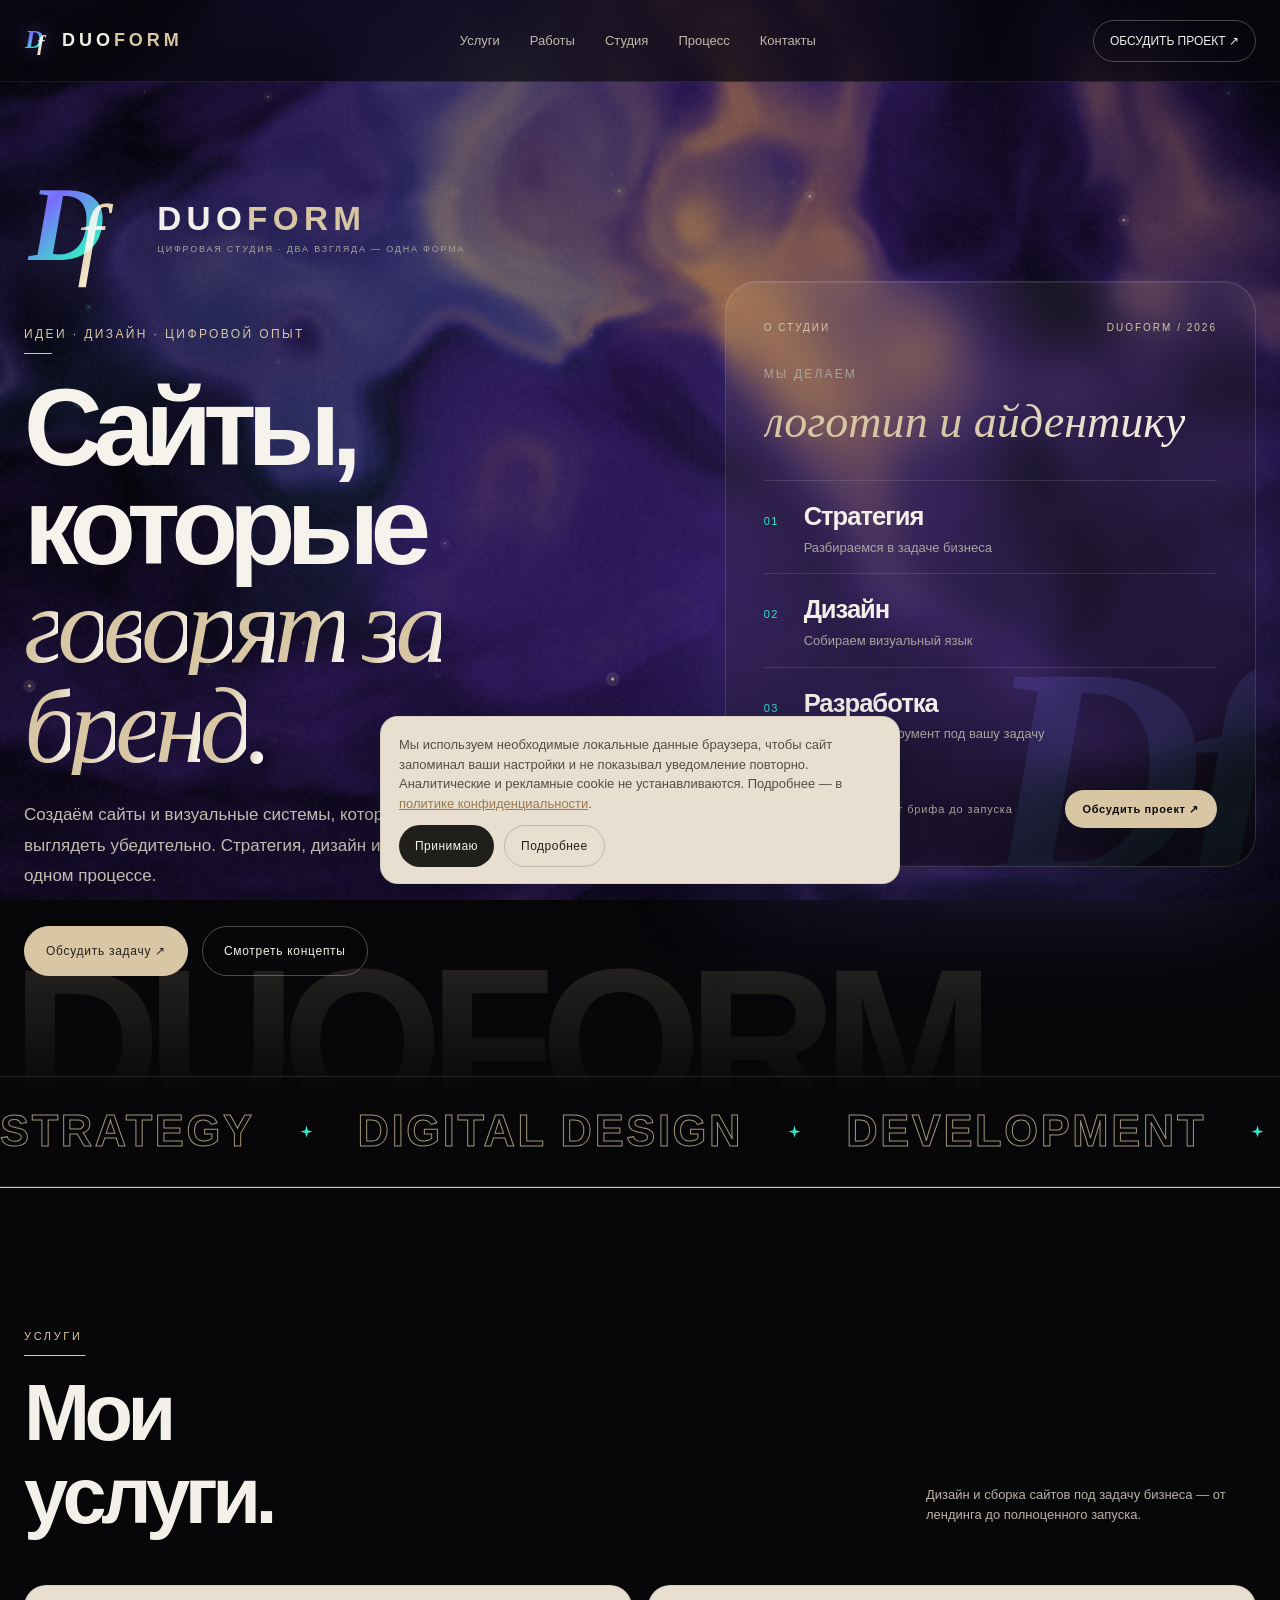
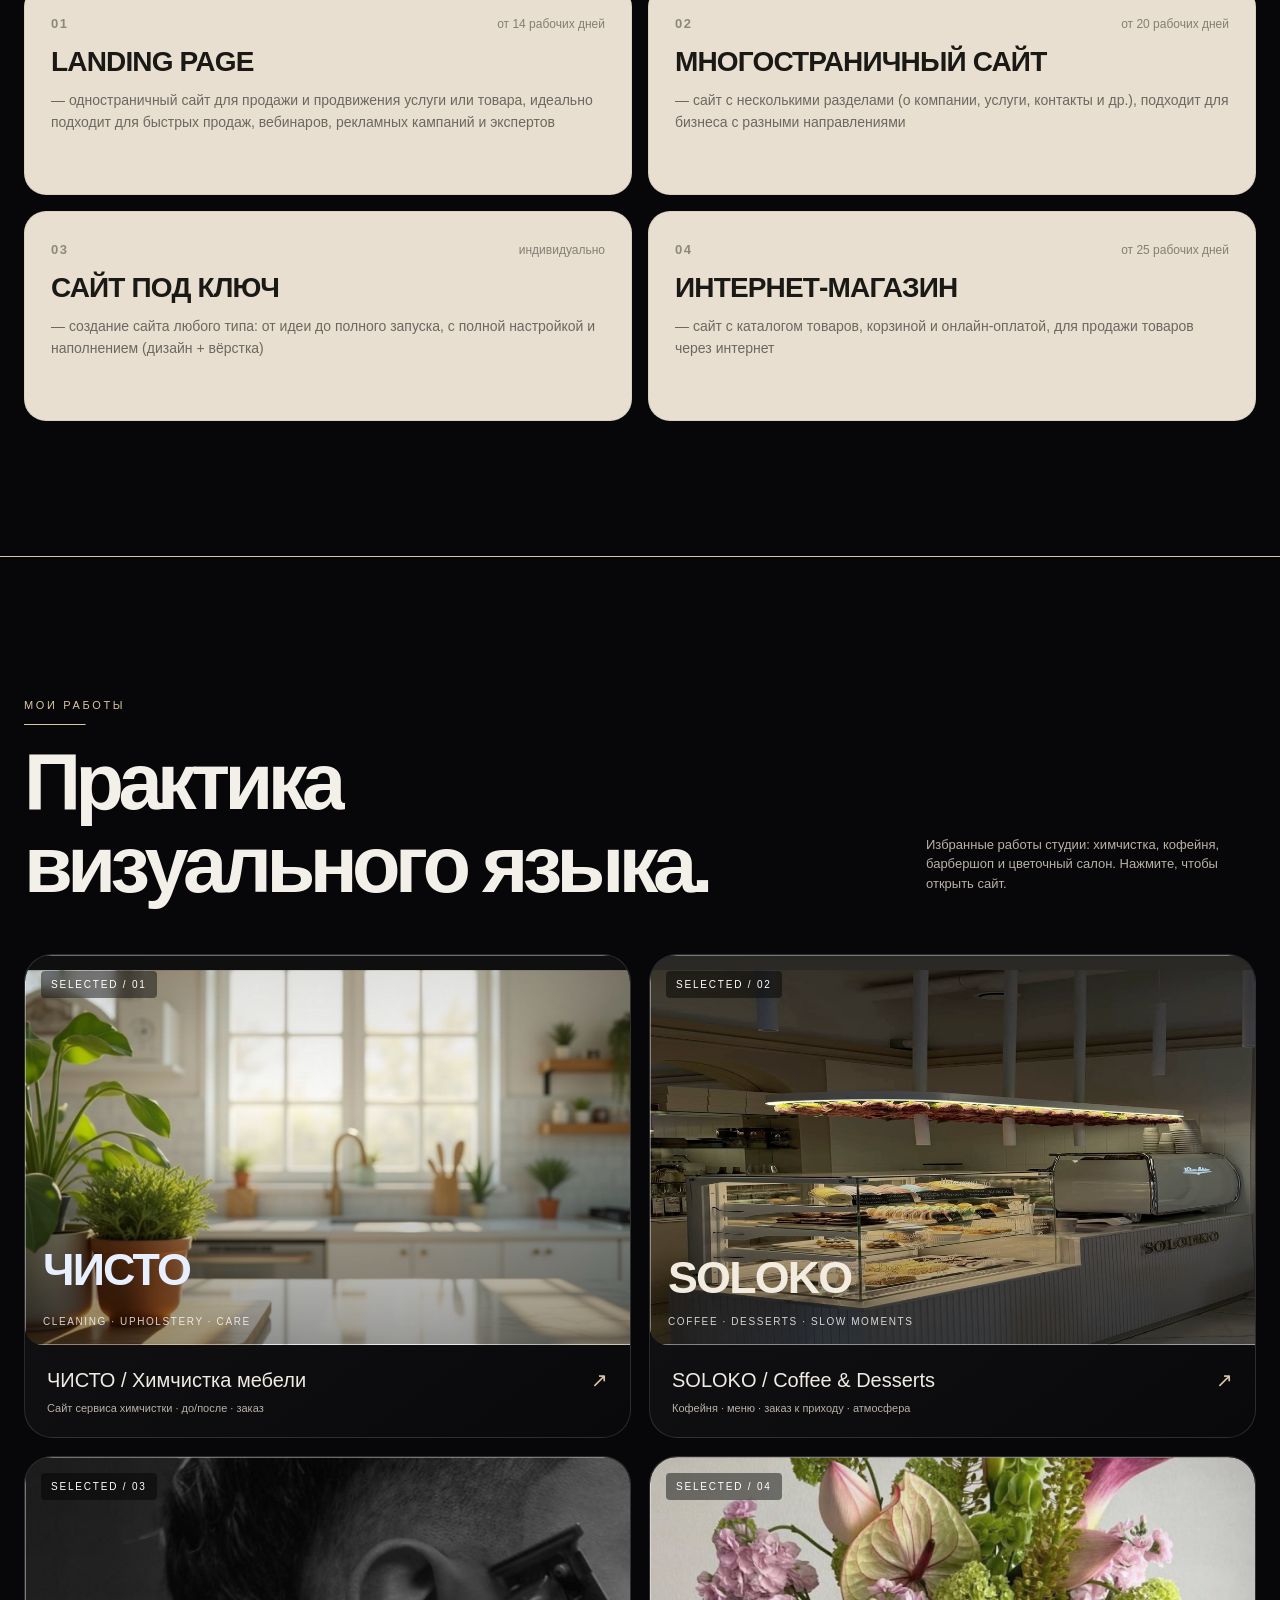
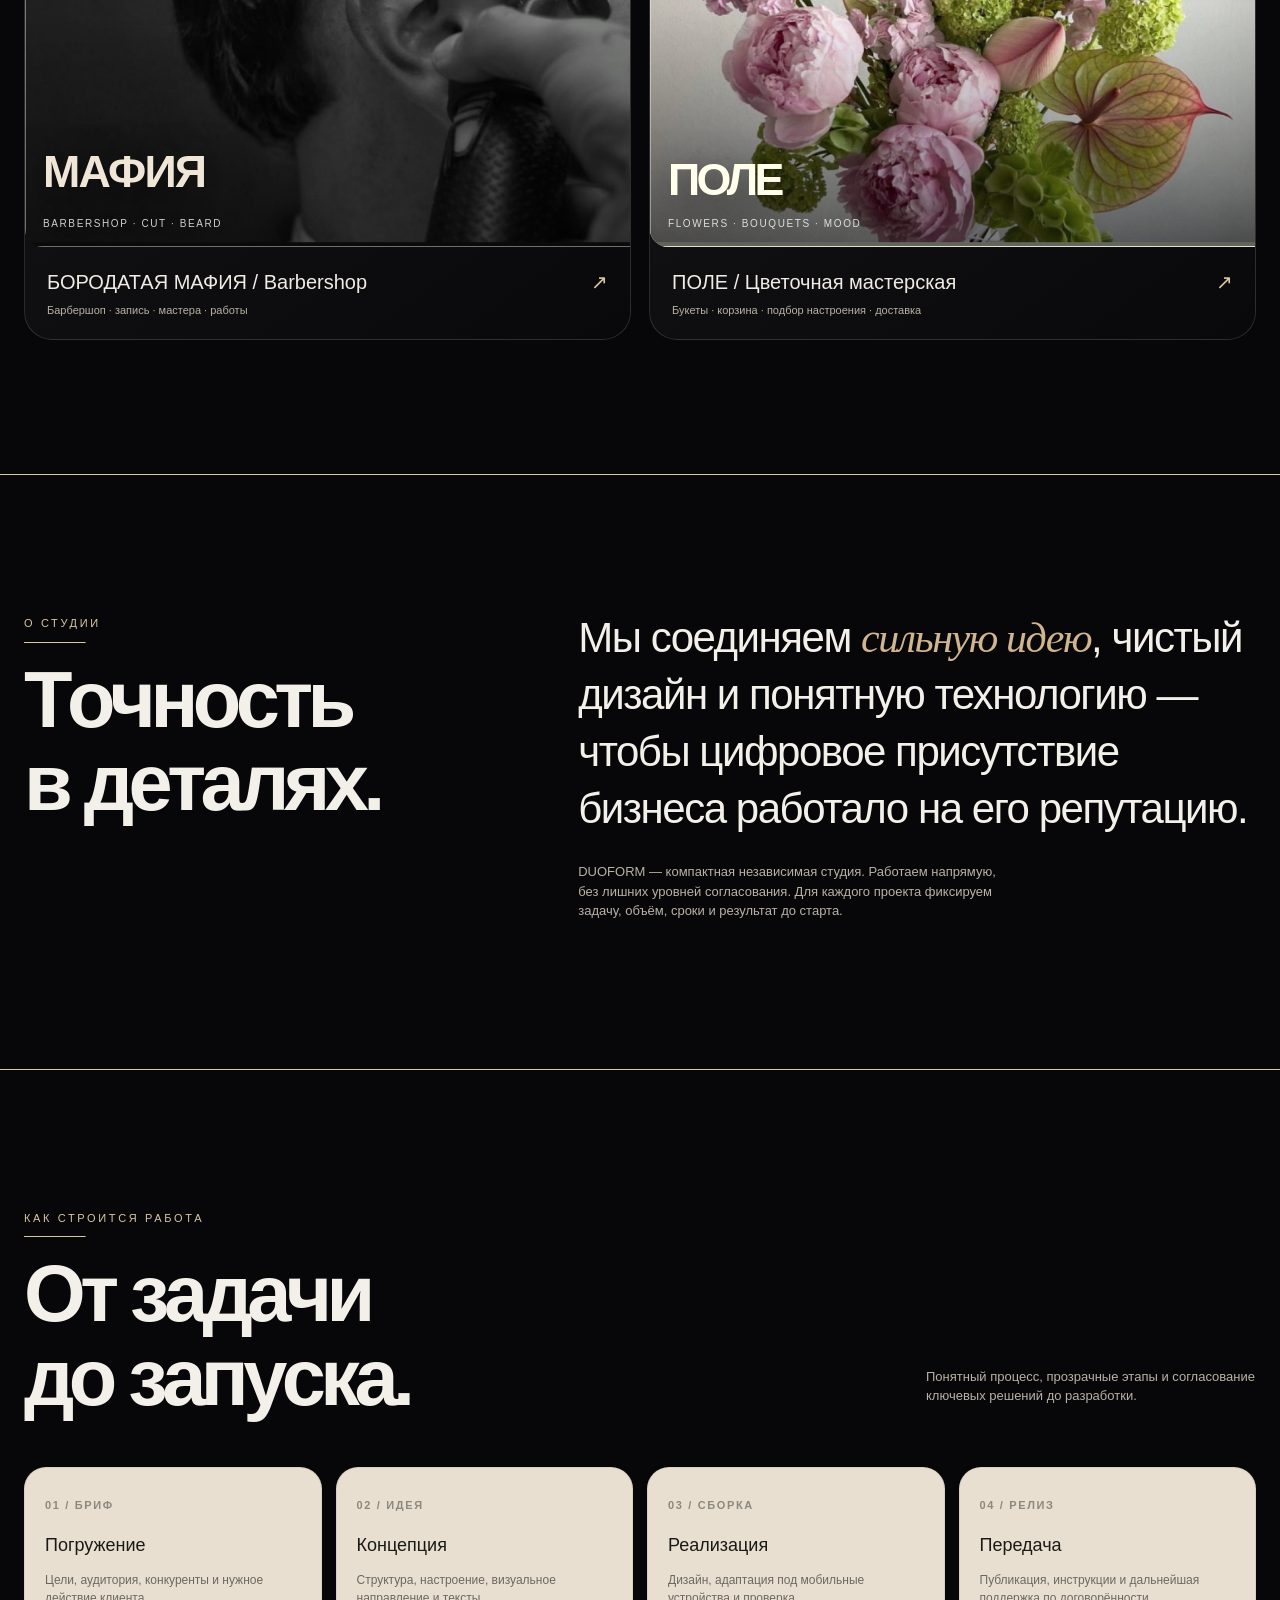
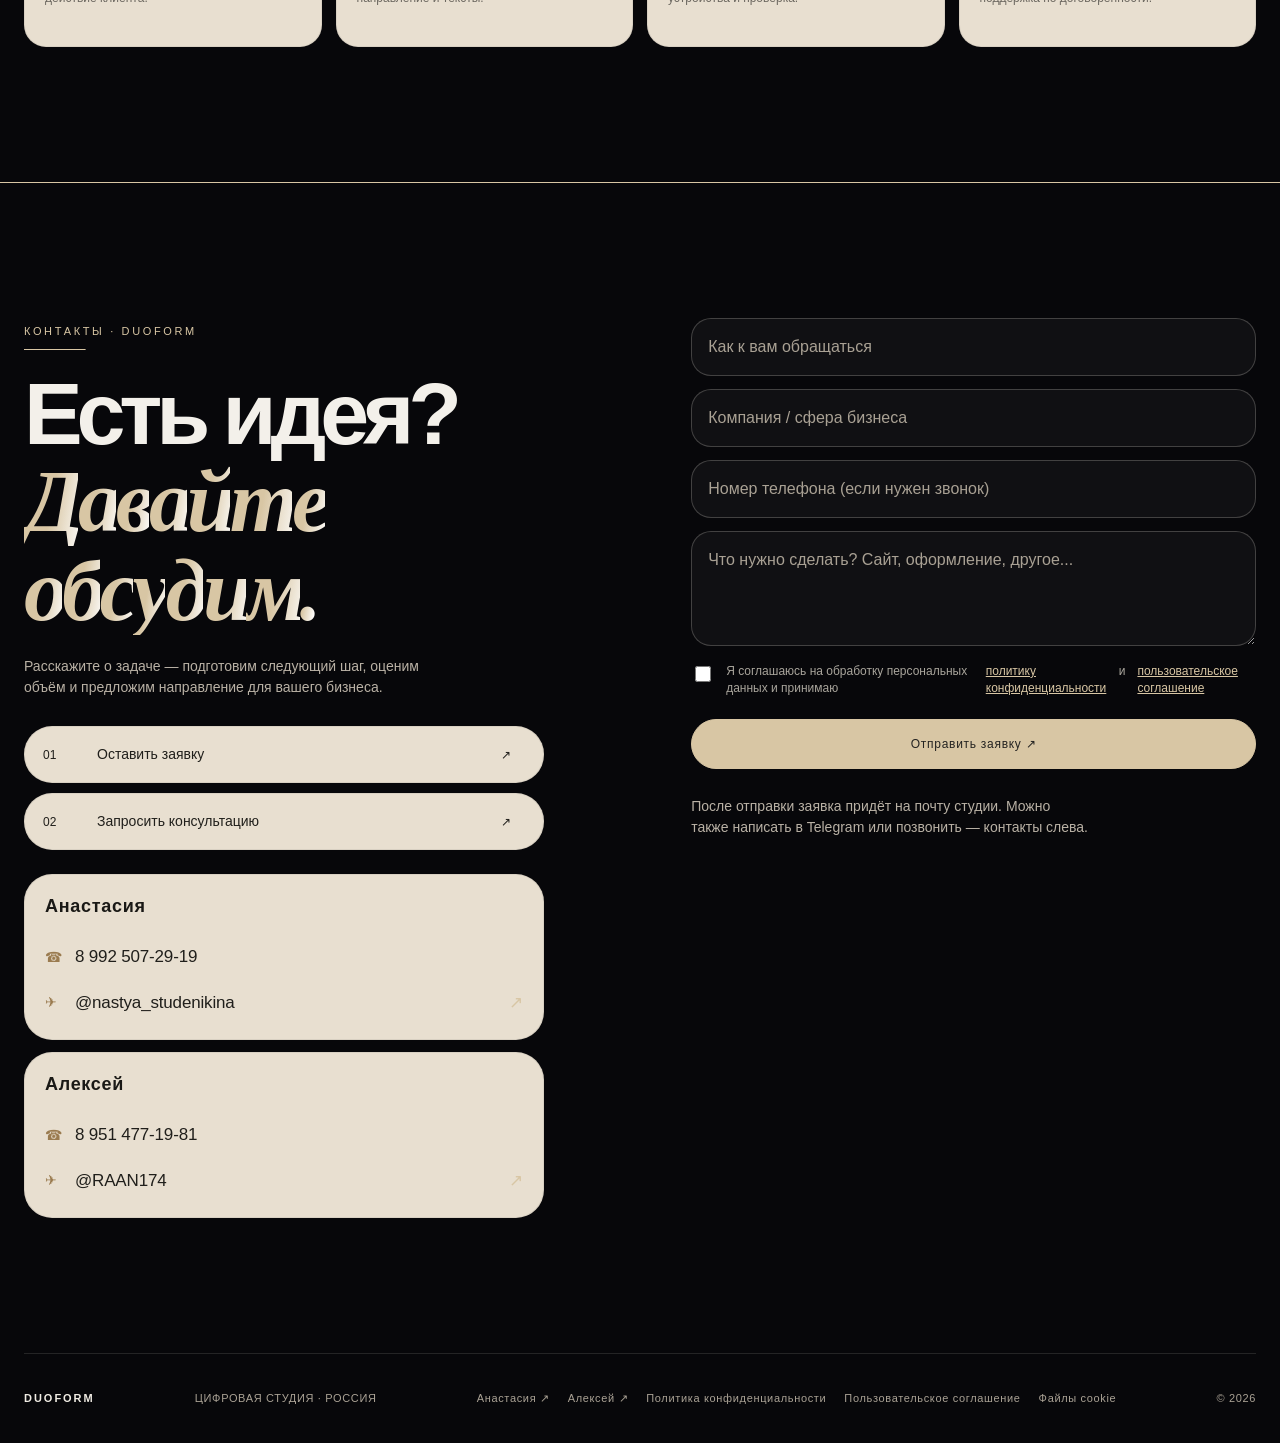
<file: index.html>
<!DOCTYPE html>
<html lang="ru">
<head>
<meta charset="UTF-8">
<meta name="viewport" content="width=device-width, initial-scale=1.0">
<meta name="theme-color" content="#07070a">
<script>document.documentElement.classList.add("js")</script>
<title>DUOFORM — цифровая студия</title>
<meta name="description" content="DUOFORM — сайты и визуальные системы для бизнеса. Стратегия, дизайн и разработка в одной студии.">
<style>
:root{--bg:#101010;--panel:#171717;--text:#f1efe9;--muted:#aaa69e;--line:rgba(255,255,255,.13);--accent:#d6c6a5;--max:1180px}
*{box-sizing:border-box}html{scroll-behavior:smooth}body{margin:0;background:var(--bg);color:var(--text);font-family:Inter,-apple-system,BlinkMacSystemFont,"Segoe UI",sans-serif;line-height:1.5}a{color:inherit;text-decoration:none}button,input,textarea{font:inherit}.wrap{width:min(var(--max),calc(100% - 48px));margin:auto}.top{height:82px;display:flex;align-items:center;justify-content:space-between;border-bottom:1px solid var(--line)}.logo{font-size:18px;letter-spacing:.22em;font-weight:700}.logo span{color:var(--accent)}nav{display:flex;gap:30px;color:var(--muted);font-size:13px}nav a:hover,.text-link:hover{color:var(--accent)}.top-cta{font-size:12px;border:1px solid var(--line);padding:11px 16px;border-radius:2px}.hero{min-height:690px;display:grid;grid-template-columns:1.1fr .9fr;align-items:center;gap:5vw;padding:80px 0 90px}.eyebrow{color:var(--accent);font-size:11px;letter-spacing:.24em;text-transform:uppercase}.hero h1{font-size:clamp(54px,8vw,108px);line-height:.96;letter-spacing:-.075em;font-weight:500;margin:24px 0}.hero h1 em{font-family:Georgia,serif;font-weight:400;color:var(--accent)}.lead{max-width:500px;color:var(--muted);font-size:16px;line-height:1.8}.actions{display:flex;gap:14px;align-items:center;margin-top:34px;flex-wrap:wrap}.btn{display:inline-flex;align-items:center;justify-content:center;padding:15px 21px;background:var(--accent);color:#171613;font-size:12px;letter-spacing:.06em;border:1px solid var(--accent);cursor:pointer;transition:.25s}.btn:hover{background:#eee2c9;transform:translateY(-2px)}.btn.secondary{background:transparent;color:var(--text);border-color:var(--line)}.hero-art{height:480px;position:relative;overflow:hidden;background:linear-gradient(145deg,#292823,#151515 58%,#3a3328);border:1px solid var(--line)}.hero-art:before{content:"";position:absolute;width:340px;height:460px;border:1px solid rgba(214,198,165,.45);border-radius:50%;transform:rotate(35deg);left:20%;top:8%}.hero-art:after{content:"N";position:absolute;font-family:Georgia,serif;font-size:clamp(230px,34vw,420px);font-weight:400;line-height:1;color:rgba(214,198,165,.13);right:8%;bottom:-8%}.art-caption{position:absolute;z-index:2;left:28px;bottom:25px;font-size:10px;letter-spacing:.22em;color:#d9d1c2;text-transform:uppercase}.art-index{position:absolute;right:26px;top:24px;color:var(--accent);font-size:11px;letter-spacing:.15em}.section{padding:110px 0;border-top:1px solid var(--line)}.section-head{display:flex;justify-content:space-between;align-items:end;gap:30px;margin-bottom:48px}.section h2{font-size:clamp(36px,5vw,62px);letter-spacing:-.06em;font-weight:500;line-height:1.05;margin:15px 0 0}.section-note{max-width:330px;color:var(--muted);font-size:13px}.services{display:grid;grid-template-columns:repeat(3,1fr);gap:14px}.service{background:var(--panel);border:1px solid var(--line);padding:28px;min-height:245px;display:flex;flex-direction:column;justify-content:space-between}.num{color:var(--accent);font-size:11px;letter-spacing:.15em}.service h3{font-size:23px;font-weight:500;margin:30px 0 10px}.service p{color:var(--muted);font-size:13px;max-width:280px}.service small{color:var(--accent);font-size:11px;letter-spacing:.1em}.projects{display:grid;grid-template-columns:1fr 1fr;gap:18px}.project{border:1px solid var(--line);background:#171717;cursor:pointer;overflow:hidden}.project-visual{height:330px;position:relative;overflow:hidden;display:flex;align-items:center;justify-content:center}.visual-beauty{background:radial-gradient(ellipse at 55% 40%,#8e7569 0,#3b302b 34%,#171615 74%)}.visual-beauty:before{content:"ATELIER";font-family:Georgia,serif;font-size:clamp(38px,6vw,72px);letter-spacing:.12em;color:#eee0d0}.visual-auto{background:radial-gradient(ellipse at 50% 50%,#51514e 0,#202120 42%,#111 75%)}.visual-auto:before{content:"FORM / MOTION";font-size:clamp(22px,3vw,40px);letter-spacing:.17em;color:#e3e0d8}.visual-coffee{background:radial-gradient(ellipse at 50% 45%,#806a4e 0,#3b3024 38%,#171411 76%)}.visual-coffee:before{content:"SLOW\\A COFFEE";white-space:pre;text-align:center;font-family:Georgia,serif;font-size:clamp(40px,6vw,70px);line-height:.9;color:#e9dfcf}.project-visual:after{content:"КОНЦЕПТ";position:absolute;top:20px;right:20px;font-size:9px;letter-spacing:.18em;color:#fff;border:1px solid rgba(255,255,255,.4);padding:7px 10px}.project-info{display:flex;justify-content:space-between;gap:20px;padding:20px 22px}.project-info h3{font-size:18px;font-weight:500;margin:0}.project-info p{font-size:11px;color:var(--muted);margin:5px 0 0}.arrow{color:var(--accent);font-size:20px}.about{display:grid;grid-template-columns:.8fr 1.2fr;gap:8vw}.about-copy{font-size:clamp(22px,3vw,34px);line-height:1.35;letter-spacing:-.035em}.about-copy em{font-family:Georgia,serif;color:var(--accent);font-weight:400}.about-small{color:var(--muted);font-size:13px;max-width:440px;margin-top:25px}.steps{display:grid;grid-template-columns:repeat(4,1fr);border-top:1px solid var(--line)}.step{padding:25px 20px 10px 0;border-right:1px solid var(--line)}.step:not(:first-child){padding-left:20px}.step:last-child{border:0}.step b{color:var(--accent);font-size:11px;letter-spacing:.15em}.step h3{font-size:18px;font-weight:500;margin:30px 0 8px}.step p{font-size:12px;color:var(--muted);max-width:210px}.contact{display:grid;grid-template-columns:1fr 1fr;gap:8vw}.contact h2{font-size:clamp(42px,6vw,72px);line-height:1;letter-spacing:-.07em;font-weight:500;margin:20px 0}.contact p{color:var(--muted);max-width:400px;font-size:14px}.form{display:grid;gap:13px}.form input,.form textarea{width:100%;padding:16px;background:#171717;border:1px solid var(--line);color:var(--text);outline:none}.form input:focus,.form textarea:focus{border-color:var(--accent)}.form textarea{min-height:115px;resize:vertical}.hint{font-size:11px;color:var(--muted)}.notice{display:none;border:1px solid var(--line);padding:14px;color:var(--accent);font-size:12px}.footer{padding:28px 0;border-top:1px solid var(--line);display:flex;justify-content:space-between;color:var(--muted);font-size:11px;letter-spacing:.06em}.footer strong{color:var(--text);letter-spacing:.18em}
@media(max-width:800px){.wrap{width:min(100% - 32px,var(--max))}.top{height:70px}nav{display:none}.hero{grid-template-columns:1fr;padding:70px 0;gap:40px;min-height:auto}.hero-art{height:330px}.section{padding:75px 0}.section-head{display:block}.section-note{margin-top:18px}.services{grid-template-columns:1fr}.service{min-height:190px}.projects{grid-template-columns:1fr}.project-visual{height:270px}.about,.contact{grid-template-columns:1fr;gap:35px}.steps{grid-template-columns:1fr 1fr}.step{padding:20px 12px 15px 0}.step:not(:first-child){padding-left:12px}.step:nth-child(2){border-right:0}.step:nth-child(3){padding-left:0}.footer{gap:15px;flex-wrap:wrap}}


/* Distinct portfolio covers: MAISON + SOLOKO */
.project-visual.cover-beauty,.project-visual.cover-coffee{background:#333;isolation:isolate}.cover-beauty img,.cover-coffee img{position:absolute;inset:0;width:100%;height:100%;object-fit:cover;transition:transform 1s;filter:saturate(.78)}.cover-beauty:before,.cover-coffee:before{content:"";position:absolute;inset:0;z-index:1;background:linear-gradient(0deg,rgba(20,15,17,.58),transparent 65%)}.project:hover .cover-beauty img,.project:hover .cover-coffee img{transform:scale(1.06)}.cover-word{position:relative;z-index:2;font-weight:500}.beauty-word{font:italic clamp(55px,8vw,100px) Georgia,serif;color:#f4eae5;letter-spacing:-.07em}.coffee-word{font:700 clamp(45px,7vw,88px) 'Arial Narrow',Arial,sans-serif;color:#f2e9db;letter-spacing:-.09em}.cover-beauty .visual-stamp,.cover-coffee .visual-stamp,.cover-beauty .visual-bottom,.cover-coffee .visual-bottom{z-index:3}


.project-visual.cover-pole{background:#d9dfc9;isolation:isolate}.cover-pole img{position:absolute;inset:0;width:100%;height:100%;object-fit:cover;transition:transform 1s;filter:saturate(.9)}.cover-pole:before{content:"";position:absolute;inset:0;z-index:1;background:linear-gradient(0deg,rgba(14,31,27,.62),transparent 68%)}.project:hover .cover-pole img{transform:scale(1.06)}.cover-pole .visual-stamp,.cover-pole .visual-bottom{z-index:3}.pole-word{font:800 clamp(65px,10vw,112px) Arial,sans-serif;color:#fff;letter-spacing:-.1em;text-shadow:0 2px 20px rgba(0,0,0,.16)}

/* DUOFORM motion layer */
html{scroll-padding-top:90px}body{overflow-x:hidden}body:before{content:"";position:fixed;inset:0;pointer-events:none;z-index:20;opacity:.13;background-image:url("data:image/svg+xml,%3Csvg viewBox='0 0 180 180' xmlns='http://www.w3.org/2000/svg'%3E%3Cfilter id='n'%3E%3CfeTurbulence type='fractalNoise' baseFrequency='.9' numOctaves='3' stitchTiles='stitch'/%3E%3C/filter%3E%3Crect width='100%25' height='100%25' filter='url(%23n)' opacity='.18'/%3E%3C/svg%3E")}
.top{position:sticky;top:0;z-index:15;background:rgba(16,16,16,.78);backdrop-filter:blur(18px);-webkit-backdrop-filter:blur(18px)}
.logo{transition:letter-spacing .35s ease}.logo:hover{letter-spacing:.3em}
.hero{perspective:1000px}.hero>div:first-child{animation:heroIn 1s cubic-bezier(.2,.7,.2,1) both}.hero-art{transform-style:preserve-3d;animation:artIn 1.2s .12s cubic-bezier(.2,.7,.2,1) both;isolation:isolate}.hero-art:before{animation:orbit 22s linear infinite;box-shadow:0 0 50px rgba(214,198,165,.08),inset 0 0 45px rgba(214,198,165,.04)}.hero-art:after{animation:letterFloat 7s ease-in-out infinite}.hero-art .art-caption{animation:captionIn 1.3s .7s both}.hero-art:after{z-index:0}.hero-art:before{z-index:1}.hero-art:after{pointer-events:none}.hero-art{background:radial-gradient(circle at 68% 32%,rgba(214,198,165,.2),transparent 26%),linear-gradient(145deg,#292823,#151515 58%,#3a3328)}
.hero-art .art-index,.hero-art .art-caption{z-index:3}.hero-art:active{transform:rotateY(0deg) scale(.995)}
.btn,.top-cta,.project,.service{position:relative;overflow:hidden}.btn:before,.top-cta:before{content:"";position:absolute;inset:0;transform:translateX(-120%);background:linear-gradient(105deg,transparent 30%,rgba(255,255,255,.35),transparent 70%);transition:transform .7s}.btn:hover:before,.top-cta:hover:before{transform:translateX(120%)}
.service{transition:transform .45s cubic-bezier(.2,.7,.2,1),border-color .45s,background .45s}.service:hover{transform:translateY(-8px);border-color:rgba(214,198,165,.55);background:linear-gradient(145deg,#201f1b,#171717)}.service:after{content:"";position:absolute;width:140px;height:140px;border:1px solid rgba(214,198,165,.13);border-radius:50%;right:-75px;bottom:-85px;transition:transform .7s}.service:hover:after{transform:scale(2.2)}
.project{transition:transform .5s cubic-bezier(.2,.7,.2,1),border-color .4s}.project:hover{transform:translateY(-7px);border-color:rgba(214,198,165,.6)}.project-visual:before{transition:transform .9s cubic-bezier(.2,.7,.2,1),letter-spacing .7s}.project:hover .project-visual:before{transform:scale(1.08);letter-spacing:.2em}.project-visual:after{transition:background .4s,color .4s}.project:hover .project-visual:after{background:var(--accent);color:#171613}
.section-head,.service,.project,.about,.step,.contact>div,.form{opacity:0;transform:translateY(24px);transition:opacity .8s ease,transform .8s cubic-bezier(.2,.7,.2,1)}.is-visible{opacity:1!important;transform:translateY(0)!important}.service:nth-child(2),.project:nth-child(2),.step:nth-child(2){transition-delay:.08s}.service:nth-child(3),.project:nth-child(3),.step:nth-child(3){transition-delay:.16s}.project:nth-child(4),.step:nth-child(4){transition-delay:.24s}
.section{position:relative}.section:before{content:"";position:absolute;top:-1px;left:0;width:0;height:1px;background:var(--accent);transition:width 1.2s ease}.section.is-visible:before{width:100%}
.eyebrow{display:inline-block;position:relative}.eyebrow:after{content:"";display:block;width:28px;height:1px;background:var(--accent);margin-top:10px;transform-origin:left;transition:transform .6s}.section.is-visible .eyebrow:after{transform:scaleX(2.2)}
.cursor-glow{position:fixed;width:280px;height:280px;border-radius:50%;pointer-events:none;z-index:1;background:radial-gradient(circle,rgba(214,198,165,.07),transparent 68%);transform:translate(-50%,-50%);opacity:0;transition:opacity .3s}.hero:hover~.cursor-glow{opacity:1}
@keyframes heroIn{from{opacity:0;transform:translateY(30px)}to{opacity:1;transform:translateY(0)}}@keyframes artIn{from{opacity:0;transform:translateY(30px) rotateY(-9deg) scale(.96)}to{opacity:1;transform:translateY(0) rotateY(0) scale(1)}}@keyframes orbit{from{transform:rotate(35deg) translateY(0)}50%{transform:rotate(215deg) translateY(-12px)}to{transform:rotate(395deg) translateY(0)}}@keyframes letterFloat{0%,100%{transform:translateY(0) rotate(-2deg)}50%{transform:translateY(-17px) rotate(1deg)}}@keyframes captionIn{from{opacity:0;letter-spacing:.5em}to{opacity:1;letter-spacing:.22em}}
@media(max-width:800px){.section-head,.service,.project,.about,.step,.contact>div,.form{opacity:1;transform:none}.cursor-glow{display:none}.hero-art{animation:artIn .9s both}}
@media(prefers-reduced-motion:reduce){*,*:before,*:after{scroll-behavior:auto!important;animation-duration:.01ms!important;animation-iteration-count:1!important;transition-duration:.01ms!important}.section-head,.service,.project,.about,.step,.contact>div,.form{opacity:1;transform:none}}


/* DUOFORM / cinematic direction v3 */
:root{--accent:#d8c6a4;--line:rgba(255,255,255,.12)}
.scroll-progress{position:fixed;z-index:50;left:0;top:0;height:2px;width:0;background:var(--accent);box-shadow:0 0 14px rgba(216,198,164,.65)}
.top{width:100%;padding-left:max(24px,calc((100vw - var(--max))/2));padding-right:max(24px,calc((100vw - var(--max))/2));border-bottom:1px solid rgba(255,255,255,.08)}
.hero{min-height:min(790px,calc(100svh - 82px));padding-top:90px;padding-bottom:100px}
.hero h1{font-size:clamp(58px,8.8vw,124px);line-height:.9;letter-spacing:-.085em}
.hero .eyebrow{font-size:10px}
.hero-art{min-height:500px;background:radial-gradient(ellipse at 50% 50%,rgba(216,198,164,.18),transparent 45%),linear-gradient(135deg,#24231f,#111 65%,#383126)}
.hero-art:before{width:75%;height:82%;left:12%;top:8%;border-color:rgba(216,198,164,.55);box-shadow:0 0 80px rgba(216,198,164,.08),inset 0 0 70px rgba(216,198,164,.05)}
.hero-art:after{font-size:clamp(280px,38vw,490px);right:2%;bottom:-13%;text-shadow:0 20px 90px rgba(0,0,0,.4)}
.ticker{overflow:hidden;border-top:1px solid var(--line);border-bottom:1px solid var(--line);padding:17px 0;background:#141414}
.ticker-track{display:flex;align-items:center;justify-content:space-around;gap:38px;width:max-content;animation:tickerMove 34s linear infinite;color:#d7d1c5;font-size:10px;letter-spacing:.28em;white-space:nowrap}
.ticker-track i{font-style:normal;color:var(--accent);font-size:15px}
@keyframes tickerMove{to{transform:translateX(-50%)}}
.section{padding-top:135px;padding-bottom:135px}
.section h2{font-size:clamp(42px,5.7vw,76px)}
.service{min-height:280px;padding:34px;background:linear-gradient(145deg,#1c1c1a,#151515)}
.service h3{font-size:26px}
.project-visual{height:390px;isolation:isolate}
.project-visual:before{position:relative;z-index:2;text-shadow:0 10px 50px rgba(0,0,0,.25)}
.project-visual:after{z-index:4}
.visual-shape{position:absolute;display:block;z-index:1;pointer-events:none}
.shape-beauty{width:250px;height:330px;left:50%;top:50%;transform:translate(-50%,-45%) rotate(14deg);border:1px solid rgba(242,220,198,.58);border-radius:48% 48% 8% 8%;box-shadow:0 0 80px rgba(226,190,166,.13),inset 0 0 60px rgba(226,190,166,.08)}
.visual-beauty:after{content:'КОНЦЕПТ';}
.visual-beauty{background:radial-gradient(ellipse at 52% 45%,#8e7568 0,#4b3933 30%,#211b19 72%)}
.shape-auto{width:75%;height:44%;left:13%;top:31%;border:1px solid rgba(230,226,216,.45);border-radius:50% 50% 16% 16%;transform:perspective(300px) rotateX(58deg);box-shadow:0 0 55px rgba(255,255,255,.08)}
.visual-auto{background:radial-gradient(ellipse at 50% 55%,#77766f 0,#282a29 40%,#111 78%)}
.shape-coffee{width:180px;height:180px;border:1px solid rgba(232,215,185,.65);border-radius:50%;left:50%;top:50%;transform:translate(-50%,-50%);box-shadow:0 0 0 18px rgba(232,215,185,.04),0 0 0 40px rgba(232,215,185,.025),0 0 90px rgba(232,215,185,.12)}
.visual-coffee{background:radial-gradient(ellipse at 50% 48%,#8b7152 0,#473725 35%,#17130f 78%)}
.visual-next{background:radial-gradient(circle at 50% 50%,#292822,#111 72%);color:var(--accent);flex-direction:column;gap:12px}
.next-cross{font-size:34px;font-weight:200;line-height:1}.next-title{font-size:clamp(46px,6vw,76px);line-height:.82;letter-spacing:-.08em;text-align:center;font-weight:400}
.visual-stamp{position:absolute;top:22px;left:22px;z-index:3;color:rgba(255,255,255,.72);font-size:10px;letter-spacing:.18em}
.visual-bottom{position:absolute;bottom:21px;left:22px;z-index:3;color:rgba(255,255,255,.58);font-size:8px;letter-spacing:.22em}
.project:hover .shape-beauty{transform:translate(-50%,-45%) rotate(-2deg) scale(1.07)}
.project:hover .shape-auto{transform:perspective(300px) rotateX(58deg) scale(1.1)}
.project:hover .shape-coffee{transform:translate(-50%,-50%) scale(1.12)}
.project:hover .visual-shape{transition:transform 1s cubic-bezier(.2,.7,.2,1)}
.about-copy{font-size:clamp(25px,3.4vw,42px)}
.contact{align-items:start}
.footer{padding-top:36px;padding-bottom:36px}
@media(max-width:800px){.top{padding-left:16px;padding-right:16px}.hero{min-height:auto;padding-top:68px;padding-bottom:75px}.hero-art{min-height:320px;height:320px}.section{padding-top:85px;padding-bottom:85px}.project-visual{height:290px}.ticker{padding:13px 0}.service{min-height:210px}}
@media(prefers-reduced-motion:reduce){.ticker-track{animation:none}}


/* Integrated case-study link */
.project[href]{display:block;color:inherit;text-decoration:none}.project[href]:focus-visible{outline:2px solid var(--accent);outline-offset:4px}
/* AURUM portfolio cover: show the actual automotive project, not an abstract placeholder */
.visual-auto{background:#171b15;isolation:isolate;justify-content:flex-start;align-items:flex-end}
.visual-auto .portfolio-car{position:absolute;inset:0;width:100%;height:100%;object-fit:cover;object-position:center 55%;z-index:0;filter:saturate(.78) contrast(1.08);transition:transform .9s cubic-bezier(.2,.7,.2,1),filter .7s}
.visual-auto:before{content:"";position:absolute;inset:0;z-index:1;background:linear-gradient(90deg,rgba(13,17,12,.82),rgba(13,17,12,.12) 72%),linear-gradient(0deg,rgba(10,13,9,.75),transparent 55%)}
.visual-auto:after{z-index:4}
.visual-auto .visual-stamp,.visual-auto .visual-bottom{z-index:3;color:#d8ff00}
.visual-auto .car-cover-title{position:absolute;z-index:3;left:28px;bottom:58px;color:#fff;font-weight:900;font-size:clamp(36px,5vw,66px);line-height:.78;letter-spacing:-.06em;text-transform:uppercase;text-shadow:0 8px 30px rgba(0,0,0,.35)}
.visual-auto .car-cover-title i{font-style:normal;color:#d8ff00;font-size:.38em;letter-spacing:.18em;display:inline-block;margin-top:14px}
.project:hover .visual-auto .portfolio-car{transform:scale(1.055);filter:saturate(1) contrast(1.12)}
.project:hover .visual-auto:before{background:linear-gradient(90deg,rgba(13,17,12,.68),rgba(13,17,12,.04) 78%),linear-gradient(0deg,rgba(10,13,9,.75),transparent 55%)}
@media(max-width:800px){.visual-auto .car-cover-title{left:20px;bottom:54px;font-size:clamp(38px,11vw,58px)}.visual-auto .portfolio-car{object-position:58% center}}

/* YOUR BRAND is a lead-generation invitation inside Services, not a portfolio case */
.brand-cta{margin-top:22px;min-height:290px;padding:34px 38px;display:grid;grid-template-columns:1.2fr .8fr;gap:30px;align-items:center;position:relative;overflow:hidden;border:1px solid rgba(214,198,165,.35);background:radial-gradient(circle at 78% 48%,rgba(214,198,165,.15),transparent 29%),linear-gradient(110deg,#201f1b,#131313 68%);transition:border-color .3s,transform .3s}
.brand-cta:hover{border-color:var(--accent);transform:translateY(-3px)}.brand-cta-copy{position:relative;z-index:2}.brand-cta h3{font-size:clamp(34px,5vw,64px);line-height:.94;letter-spacing:-.075em;font-weight:500;margin:18px 0}.brand-cta h3 em{font-family:Georgia,serif;color:var(--accent);font-weight:400}.brand-cta p{max-width:470px;color:var(--muted);font-size:13px;line-height:1.8}.brand-cta-link{display:inline-flex;gap:22px;align-items:center;margin-top:18px;color:var(--accent);font-size:10px;letter-spacing:.16em}.brand-cta-link b{font-size:22px;font-weight:400}.brand-cta-mark{height:210px;position:relative;display:flex;align-items:center;justify-content:center;color:rgba(214,198,165,.18);font-family:Georgia,serif}.brand-cta-mark strong{font-size:clamp(110px,17vw,205px);line-height:.72;letter-spacing:-.12em;font-weight:400;text-align:center}.brand-cta-mark span{position:absolute;top:8px;right:18%;font:24px Inter,sans-serif;color:var(--accent)}.brand-cta-mark small{position:absolute;right:0;bottom:2px;font:9px/1.5 Inter,sans-serif;letter-spacing:.18em;color:var(--muted)}
@media(max-width:800px){.brand-cta{grid-template-columns:1fr;padding:26px 22px;min-height:0}.brand-cta-mark{height:115px;justify-content:flex-end;padding-right:24px}.brand-cta-mark strong{font-size:115px}.brand-cta-mark small{right:auto;left:0}}


/* V10 — brighter editorial identity for the studio homepage */
:root{--bg:#f2efe7;--panel:#e8e3d8;--text:#201f1b;--muted:#69665f;--line:rgba(32,31,27,.16);--accent:#a84f35;--max:1240px}
body{background:var(--bg);color:var(--text)}
body:before{opacity:.055;mix-blend-mode:multiply}
.top{background:rgba(242,239,231,.88);border-bottom-color:rgba(32,31,27,.14)}
.logo{color:#201f1b}.logo span{color:var(--accent)}
nav{color:#666158}nav a:hover,.text-link:hover{color:var(--accent)}
.top-cta{border-color:rgba(32,31,27,.28);color:#201f1b}.top-cta:hover{background:#201f1b;color:#f6f2e9}
.eyebrow,.num,.service small{color:var(--accent)}
.hero{min-height:730px;gap:4vw;padding-top:90px;padding-bottom:100px}
.hero h1{font-size:clamp(66px,8.5vw,132px);line-height:.91;letter-spacing:-.082em;font-weight:650;max-width:760px}
.hero h1 em{font-family:Georgia,'Times New Roman',serif;font-style:italic;color:var(--accent);font-weight:400}
.hero .eyebrow{font-size:12px;letter-spacing:.2em;color:#8f4935}
.lead{color:#5e5a52;font-size:17px;max-width:540px}
.btn{background:var(--accent);border-color:var(--accent);color:#fff8ef}.btn:hover{background:#873d29;border-color:#873d29}
.btn.secondary{color:#201f1b;border-color:rgba(32,31,27,.3)}.btn.secondary:hover{background:#201f1b;color:#fff}
.hero-art{height:520px;border:1px solid rgba(32,31,27,.13);background:radial-gradient(circle at 72% 28%,rgba(255,255,255,.9),transparent 25%),linear-gradient(140deg,#e7d8c4 0%,#d5b89a 48%,#a95a40 100%);box-shadow:0 28px 70px rgba(73,52,36,.12)}
.hero-art:before{width:78%;height:76%;left:10%;top:11%;border-color:rgba(255,250,238,.78);box-shadow:0 0 70px rgba(255,255,255,.22),inset 0 0 60px rgba(255,255,255,.12)}
.hero-art:after{color:rgba(52,38,29,.16);font-size:clamp(300px,38vw,510px);right:4%;bottom:-14%;text-shadow:none}
.art-index{color:#573c30}.art-caption{color:#fff8ed}
.section{border-top-color:rgba(32,31,27,.14)}
.section h2{font-size:clamp(46px,6.2vw,82px);font-weight:600;letter-spacing:-.07em}
.section-note,.service p,.about-small,.step p,.contact p{color:#69645b}
.service{background:#e9e4da;border-color:rgba(32,31,27,.13)}
.service h3{font-size:26px;font-weight:600}
.project{background:#e9e4da;border-color:rgba(32,31,27,.17)}
.project-info h3{font-size:20px;color:#201f1b}
.project-info p{color:#69645b}
.arrow{color:var(--accent)}
.about-copy em{color:var(--accent)}
.step{border-color:rgba(32,31,27,.16)}.step b{color:var(--accent)}
.contact h2{font-size:clamp(52px,7vw,88px);font-weight:600}
.form input,.form textarea{background:#e9e4da;border-color:rgba(32,31,27,.2);color:#201f1b}
.form input::placeholder,.form textarea::placeholder{color:#817b70}
.hint{color:#777166}.notice{border-color:rgba(32,31,27,.2);color:var(--accent)}
.footer{border-top-color:rgba(32,31,27,.16);color:#716b60}.footer strong{color:#201f1b}
.ticker{background:#a84f35;color:#fff6eb}
.brand-cta{background:#e6ded1;border-color:rgba(32,31,27,.18);color:#201f1b}
.brand-cta p{color:#69645b}.brand-cta-link{color:var(--accent)}
.cursor-glow{background:radial-gradient(circle,rgba(168,79,53,.11),transparent 68%)}
.scroll-progress{background:#a84f35}
@media(max-width:800px){.hero{padding-top:65px;padding-bottom:70px}.hero h1{font-size:clamp(54px,12vw,88px);line-height:.94}.hero-art{height:340px;min-height:340px}.section h2{font-size:clamp(42px,10vw,62px)}.contact h2{font-size:clamp(48px,12vw,70px)}}
@media(prefers-reduced-motion:reduce){.hero-art:before,.hero-art:after{animation:none!important}}


/* Logo service: two distinct, clearly scoped deliverables. */
.identity-list{display:grid;gap:18px;padding-left:20px}
.identity-list li strong,.identity-list li span{display:block}
.identity-list li strong{color:var(--text);font-size:15px;margin-bottom:5px}
.identity-list li span{color:var(--muted);font-size:13px;line-height:1.65;max-width:720px}
.identity-note{margin:22px 0 0;padding:16px 18px;border-left:2px solid var(--accent);background:rgba(214,198,165,.055);color:var(--muted);font-size:13px;line-height:1.7;max-width:760px}
.identity-note strong{color:var(--text)}


/* Portfolio covers polish */
.project-visual{position:relative;overflow:hidden;border-radius:18px;aspect-ratio:16/10;background:#111}
.project-visual img{width:100%;height:100%;object-fit:cover;object-position:center center;transition:transform .7s cubic-bezier(.2,.8,.2,1);display:block}
.cover-cleaning img{object-position:center 40%}
.cover-barber img{object-position:center 45%}
.cover-coffee img{object-position:center 50%}
.project:hover .project-visual img{transform:scale(1.04)}
.project-visual .visual-stamp{position:absolute;top:16px;left:16px;z-index:3;font-size:10px;letter-spacing:.18em;color:#fff;background:rgba(0,0,0,.45);padding:6px 10px;border-radius:4px;backdrop-filter:blur(6px)}
.project-visual .visual-bottom{position:absolute;left:18px;right:18px;bottom:16px;z-index:3;font-size:10px;letter-spacing:.16em;color:rgba(255,255,255,.8)}
.cover-word{position:absolute;left:18px;bottom:42px;z-index:3;font-size:clamp(28px,3.5vw,48px);font-weight:700;letter-spacing:-.04em;color:#fff;text-shadow:0 10px 40px rgba(0,0,0,.55);display:block}
.coffee-word{color:#f2ebe0}
.pole-word{color:#FFFFEB;letter-spacing:-.08em}
.cleaning-word{color:#E8F0FF;letter-spacing:-.04em}
.barber-word{color:#F0E6D8;letter-spacing:-.04em}
.cover-cleaning img,.cover-barber img,.cover-coffee img,.cover-pole img{object-position:center center}
.cover-cleaning:after,.cover-barber:after,.cover-coffee:after,.cover-pole:after{content:"";position:absolute;inset:0;background:linear-gradient(180deg,rgba(0,0,0,.08) 0%,transparent 38%,rgba(0,0,0,.55) 100%);z-index:1;pointer-events:none}
.cover-badge{position:absolute;top:16px;right:16px;z-index:3;font-size:10px;letter-spacing:.14em;color:#111;background:#e8f0ff;padding:6px 10px;border-radius:4px;font-weight:600}
.cover-cleaning:after,.cover-barber:after,.cover-coffee:after{content:"";position:absolute;inset:0;background:linear-gradient(180deg,rgba(0,0,0,.12) 0%,transparent 40%,rgba(0,0,0,.4) 100%);z-index:1;pointer-events:none}
.projects{display:grid;grid-template-columns:repeat(2,1fr);gap:18px}
@media(max-width:900px){.projects{grid-template-columns:1fr}}

/* Services cards (static, beige) */
.services-grid{display:grid;grid-template-columns:1fr 1fr;gap:16px;margin-top:10px}
.svc-card{background:#E8DFD0;color:#201f1b;border:1px solid rgba(32,31,27,.08);border-radius:22px;padding:28px 26px 26px;min-height:210px;display:flex;flex-direction:column;gap:12px;transition:transform .25s,box-shadow .25s}
.svc-card:hover{transform:translateY(-4px);box-shadow:0 16px 40px rgba(0,0,0,.12)}
.svc-top{display:flex;justify-content:space-between;align-items:center;gap:12px}
.svc-num{font-size:13px;letter-spacing:.12em;color:rgba(32,31,27,.45);font-weight:600}
.svc-time{font-size:12px;color:rgba(32,31,27,.5)}
.svc-card h3{margin:0;font-size:clamp(20px,2.2vw,28px);letter-spacing:-.03em;line-height:1.15;color:#1a1916;font-weight:700}
.svc-card p{margin:0;font-size:14px;line-height:1.55;color:rgba(32,31,27,.62)}
@media(max-width:800px){.services-grid{grid-template-columns:1fr}.svc-card{min-height:0}}
/* Theme toggle + light theme */
.top-actions{display:flex;align-items:center;gap:10px}.theme-btn{width:42px;height:42px;border-radius:50%;border:1px solid var(--line);background:transparent;color:var(--text);display:grid;place-items:center;cursor:pointer;margin-right:10px;transition:.25s}
.theme-btn:hover{border-color:var(--accent);color:var(--accent)}
.theme-btn svg{width:18px;height:18px;fill:none;stroke:currentColor;stroke-width:2}
html[]{--bg:#f4efe6;--panel:#fffaf2;--text:#201f1b;--muted:#6b655c;--line:rgba(32,31,27,.14);--accent:#9a7b4f}
html[] body{background:var(--bg);color:var(--text)}
html[] .top{background:rgba(244,239,230,.9);border-bottom-color:var(--line)}
html[] .svc-card{background:#E8DFD0}
html[] .project{background:#fffaf2;border-color:rgba(32,31,27,.1)}
html[] .project-info h3{color:#201f1b}
html[] .project-info p{color:#6b655c}
html[] .form input,html[] .form textarea{background:#fff;border-color:var(--line);color:var(--text)}
html[] .btn{background:var(--accent);color:#fffaf2;border-color:var(--accent)}
html[] .top-cta{border-color:var(--line);color:var(--text)}

/* Strong light/dark theme coverage */
html[]{--bg:#f3eee5;--panel:#fffaf2;--text:#1f1e1a;--muted:#6a645b;--line:rgba(32,31,27,.14);--accent:#9a7b4f}
html[] body{background:var(--bg)!important;color:var(--text)!important}
html[] .top{background:rgba(243,238,229,.94)!important;border-bottom-color:var(--line)!important;backdrop-filter:blur(14px)}
html[] .logo{color:var(--text)}
html[] nav{color:var(--muted)}
html[] nav a:hover{color:var(--accent)}
html[] .section{border-top-color:var(--line)}
html[] .eyebrow{color:var(--accent)}
html[] h1,html[] h2,html[] h3{color:var(--text)}
html[] .lead,html[] .section-note,html[] p{color:var(--muted)}
html[] .svc-card{background:#E8DFD0!important;color:#201f1b;border-color:rgba(32,31,27,.08)}
html[] .svc-card h3{color:#1a1916}
html[] .svc-card p,.svc-num,.svc-time{color:rgba(32,31,27,.6)}
html[] .project{background:#fffaf2!important;border-color:rgba(32,31,27,.1)!important}
html[] .project-info h3{color:#201f1b!important}
html[] .project-info p{color:#6b655c!important}
html[] .step{border-color:var(--line)}
html[] .step p{color:var(--muted)}
html[] .about-copy{color:var(--text)}
html[] .about-small{color:var(--muted)}
html[] .form input,html[] .form textarea{background:#fff!important;border-color:var(--line)!important;color:var(--text)!important}
html[] .btn{background:var(--accent)!important;color:#fffaf2!important;border-color:var(--accent)!important}
html[] .top-cta{border-color:var(--line)!important;color:var(--text)!important;background:transparent}
html[] .top-cta:hover{background:var(--accent)!important;color:#fff!important}
html[] .theme-btn{border-color:var(--line);color:var(--text)}
html[] .footer{border-top-color:var(--line);color:var(--muted)}
html[] .ticker{background:#e6ded1;color:#201f1b}
html[] .contact-link{border-color:var(--line);color:var(--text)}
html[] .hero-art{background:linear-gradient(145deg,#e8e0d2,#d4cbb8)!important;border-color:var(--line)}
html[] .art-caption{color:#5c564c}
html[] .team,html[] .team-card{background:transparent;color:var(--text)}
html[] .service,html[] .service-trigger{background:#fffaf2;border-color:var(--line);color:var(--text)}




/* Light beige panels for process + contacts (match services) */
.steps{gap:14px;border-top:none;display:grid;grid-template-columns:repeat(4,1fr)}
.step{background:#E8DFD0;color:#201f1b;border:1px solid rgba(32,31,27,.08)!important;border-radius:22px;padding:24px 20px!important;min-height:180px}
.step b{color:rgba(32,31,27,.45)!important}
.step h3{color:#1a1916!important;margin:16px 0 8px!important}
.step p{color:rgba(32,31,27,.62)!important;max-width:none}
.contact-links{display:grid;gap:12px}
.contact-link{background:#E8DFD0!important;color:#201f1b!important;border:1px solid rgba(32,31,27,.08)!important;border-radius:18px;padding:16px 18px}
.contact-link span,.contact-link b,.contact-link i{color:inherit!important}
.contact-link:hover{transform:translateY(-2px);box-shadow:0 12px 28px rgba(0,0,0,.12)}
.team{display:grid;gap:12px;margin-top:12px}
.team-card{background:#E8DFD0!important;color:#201f1b!important;border:1px solid rgba(32,31,27,.08)!important;border-radius:18px;padding:18px}
.team-card a{color:#201f1b!important}
@media(max-width:800px){.steps{grid-template-columns:1fr 1fr}.step{min-height:0;padding-left:20px!important}}


/* Team names more visible */
.team-role{display:block;font-size:18px!important;font-weight:700!important;letter-spacing:.04em!important;text-transform:none!important;color:#1a1916!important;margin-bottom:10px}
.team-card .team-tel,.team-card .team-tg{color:#201f1b!important}
.team-card .team-tel i,.team-card .team-tg i{color:#9a7b4f!important}

/* Consent checkbox */
.consent{display:flex;gap:12px;align-items:flex-start;font-size:12px;line-height:1.45;color:var(--muted);margin:4px 0 8px}
.consent input{margin-top:3px;flex:none;width:16px;height:16px;accent-color:var(--accent)}
.consent a{color:var(--accent);text-decoration:underline}

/* Cookie banner */
.cookie{position:fixed;left:16px;right:16px;bottom:16px;z-index:90;max-width:520px;margin:0 auto;background:#E8DFD0;color:#201f1b;border-radius:18px;padding:18px 18px 16px;box-shadow:0 16px 50px rgba(0,0,0,.28);display:none;border:1px solid rgba(32,31,27,.08)}
.cookie.show{display:block}
.cookie p{margin:0 0 12px;font-size:13px;line-height:1.5;color:rgba(32,31,27,.75)}
.cookie p a{color:#9a7b4f;text-decoration:underline}
.cookie-actions{display:flex;gap:10px;flex-wrap:wrap}
.cookie-actions button{border:0;border-radius:999px;padding:11px 16px;font-size:12px;letter-spacing:.04em;cursor:pointer}
.cookie-ok{background:#201f1b;color:#f6f1e8}
.cookie-more{background:transparent;border:1px solid rgba(32,31,27,.2)!important;color:#201f1b}

/* Privacy modal */
.policy-backdrop{position:fixed;inset:0;background:rgba(10,10,12,.62);z-index:100;display:none;align-items:center;justify-content:center;padding:20px}
.policy-backdrop.open{display:flex}
.policy-modal{background:#f6f1e8;color:#201f1b;width:min(680px,100%);max-height:85vh;overflow:auto;border-radius:20px;padding:28px 26px}
.policy-modal h2{margin:0 0 12px;font-size:28px;letter-spacing:-.03em}
.policy-modal h3{margin:18px 0 8px;font-size:16px}
.policy-modal p,.policy-modal li{font-size:13px;line-height:1.6;color:rgba(32,31,27,.75)}
.policy-modal ul{padding-left:18px;margin:0 0 8px}
.policy-close{margin-top:18px}

</style>

<style id="duoform-v11-balanced-theme">
:root{--bg:#242321;--panel:#302e2a;--text:#f0ece4;--muted:#b5aea2;--line:rgba(240,236,228,.16);--accent:#c7a982;--max:1240px}
body{background:var(--bg);color:var(--text)}
.top{background:rgba(36,35,33,.88);border-bottom-color:var(--line)}
.logo{color:var(--text)}.logo span{color:var(--accent)}
nav{color:#c2baad}nav a:hover,.text-link:hover{color:var(--accent)}
.top-cta{border-color:rgba(240,236,228,.28);color:var(--text)}.top-cta:hover{background:var(--accent);color:#242321}
.eyebrow,.num,.service small{color:var(--accent)}
.hero h1{color:#f4f0e8}.hero h1 em{color:#d1b58e}
.lead{color:#c3bcb0}
.btn{background:var(--accent);border-color:var(--accent);color:#242321}.btn:hover{background:#ddc6a5;border-color:#ddc6a5}
.btn.secondary{color:var(--text);border-color:rgba(240,236,228,.3)}.btn.secondary:hover{background:#f0ece4;color:#242321}
.hero-art{border:1px solid rgba(240,236,228,.17);background:radial-gradient(circle at 72% 28%,rgba(199,169,130,.25),transparent 26%),linear-gradient(140deg,#49443b 0%,#302d29 52%,#514337 100%);box-shadow:0 28px 70px rgba(0,0,0,.22)}
.hero-art:before{border-color:rgba(226,207,176,.66);box-shadow:0 0 70px rgba(199,169,130,.12),inset 0 0 60px rgba(199,169,130,.06)}
.hero-art:after{color:rgba(231,215,190,.16);text-shadow:none}
.art-index{color:#dfc49c}.art-caption{color:#f0e8dc}
.section{border-top-color:var(--line)}
.section-note,.service p,.about-small,.step p,.contact p{color:#b9b1a5}
.service{background:linear-gradient(145deg,#34322e,#2b2926);border-color:rgba(240,236,228,.14)}
.service:hover{background:linear-gradient(145deg,#403a31,#302d29);border-color:rgba(199,169,130,.55)}
.project{background:#302e2a;border-color:rgba(240,236,228,.18)}
.project-info h3{color:#f0ece4}.project-info p{color:#b9b1a5}.arrow{color:var(--accent)}
.about-copy em{color:#d1b58e}
.step{border-color:var(--line)}.step b{color:var(--accent)}
.form input,.form textarea{background:#302e2a;border-color:rgba(240,236,228,.22);color:#f0ece4}
.form input::placeholder,.form textarea::placeholder{color:#a9a194}
.hint{color:#aaa295}.notice{border-color:rgba(240,236,228,.22);color:var(--accent)}
.footer{border-top-color:var(--line);color:#aaa295}.footer strong{color:#f0ece4}
.ticker{background:#b68f65;color:#242321}.ticker-track{color:#242321}.ticker-track i{color:#f4e8d6}
.brand-cta{background:radial-gradient(circle at 78% 48%,rgba(199,169,130,.16),transparent 30%),linear-gradient(110deg,#39352f,#2b2926 70%);border-color:rgba(199,169,130,.35);color:#f0ece4}
.brand-cta p{color:#b9b1a5}.brand-cta-link{color:#d1b58e}
.cursor-glow{background:radial-gradient(circle,rgba(199,169,130,.09),transparent 68%)}
.project-visual.cover-beauty,.project-visual.cover-coffee{background:#302e2a}
@media(max-width:800px){.top{background:rgba(36,35,33,.94)}}
</style>


<style id="duoform-v12-interactions">
:where(a,button,input,textarea){-webkit-tap-highlight-color:transparent}
a,button{transition:transform .28s cubic-bezier(.2,.8,.2,1),background-color .28s ease,color .28s ease,border-color .28s ease,box-shadow .28s ease,opacity .28s ease}
a:focus-visible,button:focus-visible,input:focus-visible,textarea:focus-visible{outline:2px solid var(--accent);outline-offset:4px}
.btn,.top-cta,.brand-cta,.project,.contact-link{position:relative;overflow:hidden}
.btn:before,.top-cta:before{content:"";position:absolute;inset:0;background:rgba(255,255,255,.18);transform:translateX(-110%) skewX(-18deg);transition:transform .55s ease;pointer-events:none}
.btn:hover:before,.top-cta:hover:before{transform:translateX(110%) skewX(-18deg)}
.btn:hover,.top-cta:hover{transform:translateY(-3px);box-shadow:0 12px 28px rgba(0,0,0,.22)}
.btn:active,.top-cta:active,.contact-link:active{transform:scale(.975)}
.project:hover{transform:translateY(-7px);box-shadow:0 22px 48px rgba(0,0,0,.24)}
.project img{transition:transform .8s cubic-bezier(.2,.7,.2,1),filter .8s ease}
.project:hover img{transform:scale(1.055);filter:saturate(1.12)}
.service{transition:transform .35s ease,border-color .35s ease,background .35s ease}
.service:hover{transform:translateY(-5px);border-color:rgba(214,198,165,.55)}
.brand-cta{transition:transform .4s ease,border-color .4s ease,background .4s ease}
.brand-cta:hover{transform:translateY(-5px);border-color:var(--accent)}
.contact-links{display:grid;gap:10px;margin-top:28px;max-width:520px}
.contact-link{display:grid;grid-template-columns:42px 1fr 24px;align-items:center;gap:12px;padding:17px 18px;border:1px solid var(--line);background:rgba(255,255,255,.025)}
.contact-link span,.contact-link i{color:var(--accent);font-style:normal;font-size:12px}
.contact-link b{font-size:14px;font-weight:500}
.contact-link:hover{background:rgba(214,198,165,.09);border-color:var(--accent);transform:translateX(5px)}
.contact-note{font-size:11px;line-height:1.65;color:var(--muted);padding:10px 2px}
.form input,.form textarea{transition:border-color .25s ease,background .25s ease,box-shadow .25s ease}
.form input:focus,.form textarea:focus{border-color:var(--accent);box-shadow:0 0 0 3px rgba(214,198,165,.09)}
@media(prefers-reduced-motion:reduce){*,*:before,*:after{scroll-behavior:auto!important;animation-duration:.01ms!important;transition-duration:.01ms!important}}
@media(max-width:760px){nav{gap:12px;flex-wrap:wrap;justify-content:center}nav a{font-size:11px}.contact-link{padding:15px}}
</style>


<style id="service-card-interactions">
.service-trigger{width:100%;text-align:left;color:var(--text);font:inherit;cursor:pointer;appearance:none;-webkit-appearance:none;isolation:isolate;transition:transform .38s cubic-bezier(.2,.8,.2,1),border-color .35s ease,background .35s ease,box-shadow .35s ease}
.service-trigger:after{content:"";position:absolute;inset:0;z-index:-1;background:radial-gradient(circle at 90% 10%,rgba(214,198,165,.12),transparent 42%);opacity:0;transition:opacity .4s ease}
.service-trigger:hover,.service-trigger:focus-visible,.service-trigger[aria-expanded="true"]{transform:translateY(-7px);border-color:var(--accent);background:#201f1c;box-shadow:0 18px 42px rgba(0,0,0,.22)}
.service-trigger:hover:after,.service-trigger[aria-expanded="true"]:after{opacity:1}
.service-main,.service-foot{display:block;position:relative;z-index:1}.service-foot{display:flex;justify-content:space-between;align-items:center;gap:12px}.service-arrow{font-size:24px;font-weight:400;color:var(--accent);transition:transform .35s ease}.service-trigger:hover .service-arrow,.service-trigger[aria-expanded="true"] .service-arrow{transform:translate(4px,-4px) rotate(45deg)}
.service-trigger[aria-expanded="true"]{outline:1px solid rgba(214,198,165,.24);outline-offset:2px}
.service-details{margin-top:14px}.service-panel{display:grid;grid-template-columns:1.3fr .7fr;align-items:end;gap:32px;padding:34px 36px;border:1px solid rgba(214,198,165,.35);background:linear-gradient(115deg,#211f1b,#171716);animation:servicePanelIn .45s cubic-bezier(.2,.8,.2,1) both}.service-panel[hidden]{display:none}.service-panel h3{font-size:clamp(25px,3.4vw,42px);line-height:1.08;letter-spacing:-.045em;font-weight:500;max-width:700px;margin:17px 0}.service-panel p{max-width:720px;color:var(--muted);font-size:14px;line-height:1.8}.service-panel ul{display:grid;grid-template-columns:1fr 1fr;gap:10px 22px;padding:0;margin:22px 0 0;list-style:none}.service-panel li{color:#d7d1c7;font-size:13px;padding-left:17px;position:relative}.service-panel li:before{content:"↗︎";position:absolute;left:0;color:var(--accent)}.service-panel>.btn{justify-self:end;white-space:normal;text-align:center}
@keyframes servicePanelIn{from{opacity:0;transform:translateY(14px)}to{opacity:1;transform:translateY(0)}}
@media(max-width:800px){.service-panel{grid-template-columns:1fr;padding:25px 22px}.service-panel ul{grid-template-columns:1fr}.service-panel>.btn{justify-self:start}}
@media(prefers-reduced-motion:reduce){.service-panel{animation:none}}
</style>

<style>

/* V17 — hero showreel: three real portfolio directions replace the decorative N */
.showreel.hero-art{height:520px;min-height:520px;padding:18px;display:grid;grid-template-columns:1.25fr .75fr;grid-template-rows:32px 1fr 1fr 30px;gap:10px;overflow:hidden;background:#211f1b;border:1px solid rgba(214,198,165,.28);box-shadow:0 28px 70px rgba(0,0,0,.24);isolation:isolate}
.showreel.hero-art:before,.showreel.hero-art:after{content:none!important;display:none!important}
.showreel-top,.showreel-bottom{grid-column:1/-1;display:flex;align-items:center;justify-content:space-between;color:#d6c6a5;font-size:9px;letter-spacing:.18em;position:relative;z-index:3}
.showreel-bottom{font-size:8px;color:rgba(238,232,220,.62)}
.showreel-tile{position:relative;display:block;min-width:0;min-height:0;overflow:hidden;background:#34312b;text-decoration:none;color:#fff;isolation:isolate}
.showreel-auto{grid-row:2/4;grid-column:1}
.showreel-coffee{grid-row:2;grid-column:2}
.showreel-beauty{grid-row:3;grid-column:2}
.showreel-tile:after{content:"";position:absolute;inset:0;background:linear-gradient(0deg,rgba(10,10,9,.78),transparent 58%);z-index:1;transition:background .5s}
.showreel-tile img{width:100%;height:100%;position:absolute;inset:0;object-fit:cover;transition:transform 1s cubic-bezier(.2,.7,.2,1),filter .7s;filter:saturate(.78) contrast(1.04)}
.showreel-auto img{object-position:58% center}.showreel-coffee img{object-position:center 55%}.showreel-beauty img{object-position:center 48%}
.showreel-label{position:absolute;z-index:2;left:17px;bottom:15px;display:flex;flex-direction:column;gap:2px;text-shadow:0 2px 18px rgba(0,0,0,.4)}
.showreel-label b{font-size:clamp(20px,2.5vw,34px);line-height:.95;letter-spacing:-.06em}.showreel-label small{font-size:8px;letter-spacing:.16em;color:#e1d4bb}
.showreel-auto .showreel-label b{font-size:clamp(32px,4.3vw,58px);font-weight:900;letter-spacing:-.07em}
.showreel-tile:hover img,.showreel-tile:focus-visible img{transform:scale(1.07);filter:saturate(1.05) contrast(1.08)}
.showreel-tile:hover:after{background:linear-gradient(0deg,rgba(10,10,9,.88),rgba(10,10,9,.03) 75%)}
.showreel-tile:focus-visible{outline:2px solid var(--accent);outline-offset:-4px}
@media(max-width:800px){.showreel.hero-art{height:390px;min-height:390px;padding:12px;gap:7px;grid-template-rows:25px 1fr 1fr 24px}.showreel-label{left:11px;bottom:10px}.showreel-label b{font-size:21px}.showreel-auto .showreel-label b{font-size:34px}.showreel-label small{font-size:7px}.showreel-top{font-size:8px}.showreel-bottom{font-size:7px}}
@media(prefers-reduced-motion:reduce){.showreel-tile img{transition:none}}

</style>
<style id="zip-redesign">
/* ===== Redesign layer: deep-dark cinematic (additive, loaded last) ===== */
:root{--bg:#07070a;--panel:#0e0e12;--text:#f3f0ea;--muted:#a9a59c;--line:rgba(243,240,234,.12);--accent:#d8c6a4;--neon:#7c6cff;--neon2:#37e6c8;--ease:cubic-bezier(.2,.7,.2,1)}
html{background:#07070a}body{background:transparent;color:var(--text)}
main,.footer{position:relative;z-index:1}main{overflow-x:clip}
.top{background:rgba(7,7,10,.66)!important;border-bottom-color:rgba(243,240,234,.09)}
.scroll-progress{background:linear-gradient(90deg,var(--neon),var(--accent),var(--neon2));box-shadow:0 0 16px rgba(124,108,255,.7)}
/* fx layers */
#fx,#trail{position:fixed;inset:0;width:100%;height:100%;pointer-events:none}#fx{z-index:0}#trail{z-index:90}
.aura{position:fixed;inset:0;z-index:0;pointer-events:none;background:radial-gradient(720px circle at var(--mx,70%) var(--my,30%),rgba(124,108,255,.17),transparent 56%),radial-gradient(520px circle at var(--mx2,70%) var(--my2,30%),rgba(216,198,164,.11),transparent 60%),radial-gradient(900px circle at 10% 100%,rgba(55,230,200,.05),transparent 60%)}
.cursor-glow{display:none!important}
/* hero */
.hero{position:relative}.hero>div:first-child,.hero-art{position:relative;z-index:1;animation:none!important}
.hero h1{color:#f6f3ec}
.ghost{position:absolute;left:-1vw;bottom:-5%;z-index:0;font-weight:800;font-size:clamp(70px,16.2vw,250px);line-height:.8;letter-spacing:-.07em;white-space:nowrap;color:transparent;-webkit-text-stroke:1px rgba(216,198,164,.17);pointer-events:none;user-select:none;translate:0 calc(var(--sy,0)*-.12px)}
.morph{position:absolute;z-index:0;right:-3%;top:50%;width:min(52vw,600px);margin-top:calc(min(52vw,600px)/-2);pointer-events:none;opacity:.7;translate:0 calc(var(--sy,0)*.08px);animation:spin 60s linear infinite}
@keyframes spin{to{rotate:360deg}}
.showreel.hero-art{background:#0b0b0e;border-color:rgba(216,198,164,.3);box-shadow:0 0 0 1px rgba(124,108,255,.14),0 34px 100px rgba(124,108,255,.16),0 0 70px rgba(216,198,164,.07);transition:transform .3s ease-out}
.showreel-tile img{scale:1.08}
.showreel-tile:after{background:linear-gradient(0deg,rgba(7,7,10,.82),transparent 60%)}
/* hero entrance */
.js .hx{opacity:0;transform:translateY(28px);transition:opacity 1s var(--ease),transform 1.1s var(--ease)}
.js .hero-go .hx{opacity:1;transform:none}
/* split headings */
.sp .w{display:inline-block;overflow:hidden;vertical-align:top;padding:0 .06em .13em 0;margin:0 -.06em -.13em 0}
.sp .c{display:inline-block;transform:translateY(112%) rotate(7deg);transform-origin:0 100%;opacity:0;transition:transform 1s var(--ease),opacity .6s;transition-delay:calc(var(--i)*22ms)}
.sp.in .c{transform:none;opacity:1}
.sp em .c{background:linear-gradient(100deg,#d8c6a4 20%,#fff 42%,#7c6cff 54%,#37e6c8 68%,#d8c6a4 85%);background-size:300% 100%;-webkit-background-clip:text;background-clip:text;color:transparent;-webkit-text-fill-color:transparent;animation:shine 6s linear infinite;animation-delay:calc(var(--i)*-.15s)}
@keyframes shine{to{background-position:-300% 0}}
/* ticker */
.ticker{background:transparent!important;border-color:rgba(216,198,164,.16);padding:22px 0}
.ticker-track{color:transparent!important;-webkit-text-stroke:1px rgba(216,198,164,.75);font-size:clamp(24px,3.4vw,46px);font-weight:700;letter-spacing:.06em;gap:44px}
.ticker-track span{transition:color .3s,-webkit-text-stroke-color .3s}.ticker-track span:hover{color:var(--accent);-webkit-text-stroke-color:var(--accent)}
.ticker-track i{color:var(--neon2)!important;-webkit-text-stroke:0}
.ticker:hover .ticker-track{animation-play-state:paused}
/* glass cards */
.service,.project,.brand-cta,.service-panel,.service.service-trigger{background:linear-gradient(145deg,rgba(255,255,255,.06),rgba(255,255,255,.012));border-color:rgba(243,240,234,.13)}
.service.service-trigger:hover,.service.service-trigger:focus-visible,.service.service-trigger[aria-expanded="true"]{background:linear-gradient(145deg,rgba(216,198,164,.13),rgba(124,108,255,.05));border-color:var(--accent);box-shadow:0 24px 60px rgba(124,108,255,.16)}
.project:hover{border-color:var(--accent);box-shadow:0 30px 70px rgba(124,108,255,.2)}
.form input,.form textarea{background:rgba(255,255,255,.04)}
.section:nth-of-type(odd):after,.section:nth-of-type(even):after{content:"";position:absolute;width:46vw;height:46vw;max-width:640px;max-height:640px;top:8%;pointer-events:none;z-index:-1;translate:0 calc(var(--sy,0)*-.04px)}
.section:nth-of-type(odd):after{right:-12%;background:radial-gradient(circle,rgba(124,108,255,.11),transparent 65%)}
.section:nth-of-type(even):after{left:-14%;background:radial-gradient(circle,rgba(55,230,200,.07),transparent 65%)}
@media(min-width:801px){.service,.service-panel,.brand-cta{backdrop-filter:blur(12px);-webkit-backdrop-filter:blur(12px)}}
/* spotlight / glare */
.spot{position:absolute;inset:0;z-index:0;pointer-events:none;opacity:0;transition:opacity .4s;background:radial-gradient(340px circle at var(--px,50%) var(--py,50%),rgba(216,198,164,.17),rgba(124,108,255,.07) 40%,transparent 65%)}
.project-visual>.spot{z-index:2;mix-blend-mode:screen}
.service:hover .spot,.project:hover .spot,.brand-cta:hover .spot{opacity:1}
/* tilt (fine pointers only) */
@media(hover:hover) and (pointer:fine){
.service.is-visible,.project.is-visible,.brand-cta{transform:perspective(900px) rotateX(var(--rx,0deg)) rotateY(var(--ry,0deg)) translateY(var(--ty,0px))!important}
.service.is-visible:hover,.project.is-visible:hover,.brand-cta:hover{--ty:-8px}
.settled{transition:transform .25s ease-out,border-color .35s,background .35s,box-shadow .35s,opacity .8s!important;transition-delay:0s!important}}
@media(hover:none){.project.is-visible:active,.service.is-visible:active{transform:scale(.985)!important}}
/* portfolio: mask reveal + hover story */
.js .project-visual{clip-path:inset(0 0 100% 0)}
.js .project.is-visible .project-visual{clip-path:inset(0);transition:clip-path 1.3s var(--ease) .15s}
.js .project-visual img{scale:1.06;transition:scale 1.7s var(--ease),transform .8s var(--ease),filter .8s}
.js .project.is-visible .project-visual img{scale:1}
.project-visual>*{transition:opacity .35s}
.project:hover .project-visual>:not(img):not(.spot):not(.p-reveal):not(.cover-word):not(.visual-stamp):not(.visual-bottom),.project:focus-visible .project-visual>:not(img):not(.spot):not(.p-reveal):not(.cover-word):not(.visual-stamp):not(.visual-bottom){opacity:0}
.p-reveal{position:absolute;inset:0;z-index:5;display:flex;flex-direction:column;align-items:center;justify-content:center;gap:12px;text-align:center;padding:24px;background:rgba(7,7,10,.62);backdrop-filter:blur(3px);clip-path:circle(0% at var(--px,50%) var(--py,50%));transition:clip-path .75s var(--ease)!important;opacity:1!important}
.p-reveal small{font-size:11px;letter-spacing:.2em;color:#d9d2c4;text-transform:uppercase}
.p-reveal b{font-size:clamp(22px,3vw,34px);letter-spacing:-.05em;font-weight:600;color:#fff}
.p-reveal i{font-style:normal;color:var(--neon2)}
.project:hover .p-reveal,.project:focus-visible .p-reveal{clip-path:circle(150% at var(--px,50%) var(--py,50%))}
/* buttons */
.btn:after{content:"";position:absolute;inset:0;pointer-events:none;opacity:0;mix-blend-mode:overlay;transition:opacity .3s;background:radial-gradient(110px circle at var(--bx,50%) var(--by,50%),#fff,transparent 65%)}
.btn:hover:after{opacity:.9}
.btn:not(.secondary):hover{box-shadow:0 0 0 1px var(--accent),0 14px 40px rgba(124,108,255,.35)}
/* preloader */
.pre{position:fixed;inset:0;z-index:200;background:#07070a;display:grid;place-items:center;animation:preFail .01s 4.5s forwards}
.pre-in{width:min(560px,80vw)}
.pre-word{font-size:clamp(34px,9vw,84px);font-weight:700;letter-spacing:-.06em;line-height:1;display:flex;overflow:hidden;padding-bottom:.1em;color:var(--text)}
.pre-word .w{display:inline-block}.pre-word .c{display:inline-block;transform:translateY(110%);animation:rise .9s var(--ease) forwards;animation-delay:calc(var(--i)*60ms)}
.pre-bar{height:1px;background:rgba(255,255,255,.14);margin:22px 0 12px;overflow:hidden}
.pre-bar i{display:block;height:100%;transform:scaleX(0);transform-origin:left;background:linear-gradient(90deg,var(--neon),var(--accent),var(--neon2))}
.pre-n{display:flex;justify-content:space-between;font-size:10px;letter-spacing:.24em;color:var(--muted)}
.pre.done{animation:preLeave .95s cubic-bezier(.76,0,.24,1) forwards}
@keyframes preLeave{from{clip-path:inset(0)}to{clip-path:inset(0 0 100% 0);visibility:hidden}}
@keyframes preFail{to{opacity:0;visibility:hidden}}@keyframes rise{to{transform:none}}
/* cursor */
.cur-dot,.cur-ring{position:fixed;left:0;top:0;pointer-events:none;z-index:100;opacity:0;will-change:transform}
.cur-dot{width:6px;height:6px;margin:-3px 0 0 -3px;border-radius:50%;background:var(--accent)}
.cur-ring{width:38px;height:38px;margin:-19px 0 0 -19px;border:1px solid rgba(216,198,164,.7);border-radius:50%;display:grid;place-items:center;font-size:9px;font-weight:700;letter-spacing:.14em;color:#0a0a0c;transition:width .3s,height .3s,margin .3s,background .3s,border-color .3s,opacity .3s}
.cur-ring:after{content:attr(data-t)}
.cur-on .cur-dot,.cur-on .cur-ring{opacity:1}
.cur-link .cur-ring{width:64px;height:64px;margin:-32px 0 0 -32px;border-color:var(--neon2);background:rgba(55,230,200,.08)}
.cur-view .cur-ring{width:92px;height:92px;margin:-46px 0 0 -46px;background:var(--accent);border-color:var(--accent)}
.cur-text .cur-ring,.cur-text .cur-dot{opacity:0}
@media(pointer:fine){.cur-on,.cur-on a,.cur-on button,.cur-on .service,.cur-on .project{cursor:none}.cur-on input,.cur-on textarea{cursor:text}}
/* floating contact + page curtain */
.fab{position:fixed;right:22px;bottom:22px;z-index:30;display:flex;align-items:center;gap:10px;padding:14px 20px;border-radius:99px;background:var(--accent);color:#0a0a0c;font-size:12px;letter-spacing:.08em;font-weight:600;transform:translateY(120px);opacity:0;transition:transform .6s var(--ease),opacity .4s;box-shadow:0 10px 40px rgba(124,108,255,.35)}
.fab.show{transform:none;opacity:1}.fab:before{content:"";position:absolute;inset:-1px;border-radius:inherit;border:1px solid var(--accent);animation:pulse 2.4s ease-out infinite;pointer-events:none}
@keyframes pulse{from{transform:scale(1);opacity:.8}to{transform:scale(1.45);opacity:0}}
.curtain{position:fixed;inset:0;z-index:300;background:var(--accent);clip-path:circle(0% at var(--cx,50%) var(--cy,50%));pointer-events:none}
.curtain.go{animation:wipe .65s cubic-bezier(.76,0,.24,1) forwards}@keyframes wipe{to{clip-path:circle(150% at var(--cx,50%) var(--cy,50%))}}
/* fixes */
.hero .eyebrow{color:var(--accent)!important}.showreel-beauty .showreel-label b{font-size:clamp(15px,1.8vw,26px)}
/* mobile */
@media(max-width:800px){.cur{display:none}.ghost{font-size:19vw;bottom:-1%}.morph{width:90vw;right:-30%;opacity:.35}.fab{right:14px;bottom:14px;padding:16px}.fab span{display:none}.section:nth-of-type(n):after{display:none}.ticker-track{font-size:24px}.p-reveal{display:none}}
@media(prefers-reduced-motion:reduce){.pre,.morph,.fab:before{display:none!important}.sp .c{transform:none!important;opacity:1!important;transition:none!important}.sp em .c{animation:none}.js .hx{opacity:1;transform:none;transition:none}.js .project-visual{clip-path:none}.js .project-visual img{scale:1.05;transition:none}.curtain{display:none}}

/* DUOFORM logo, contacts, mobile menu */
.logo{display:inline-flex;align-items:center}.logo-mark{width:28px;height:28px;flex:none;margin-right:10px;transition:transform .6s cubic-bezier(.2,.7,.2,1)}.logo:hover .logo-mark{transform:rotate(90deg)}
.hero-logo{display:flex;align-items:center;gap:18px;margin-bottom:34px;perspective:600px}
.hl-mark{width:clamp(76px,8vw,104px);height:auto;overflow:visible;transform-style:preserve-3d;animation:hlSway 9s ease-in-out infinite;filter:drop-shadow(0 12px 34px rgba(124,108,255,.35))}
.hl-mark rect[pathLength]{stroke-dasharray:1;stroke-dashoffset:1;animation:hlDraw 1.8s cubic-bezier(.6,0,.2,1) 1.1s forwards}
.hl-fill{opacity:0;animation:hlFill 1.2s ease 2.2s forwards}
.hl-a{animation:hlA 6s ease-in-out infinite}.hl-b{animation:hlB 6s ease-in-out infinite}.hl-clip .hl-fill{animation:hlFill 1.2s ease 2.2s forwards,hlB 6s ease-in-out infinite}
@keyframes hlDraw{to{stroke-dashoffset:0}}@keyframes hlFill{to{opacity:.8}}
@keyframes hlA{50%{transform:translate(-3px,-3px)}}@keyframes hlB{50%{transform:translate(3px,3px)}}
@keyframes hlSway{0%,100%{transform:rotateY(-16deg) rotateX(6deg)}50%{transform:rotateY(16deg) rotateX(-6deg)}}
.hl-text b{display:block;font-size:clamp(24px,2.6vw,34px);letter-spacing:.16em;font-weight:700;line-height:1}.hl-text b span{color:var(--accent)}
.hl-text small{display:block;margin-top:8px;font-size:9px;letter-spacing:.2em;color:var(--muted)}
.pre-mark{width:64px;height:64px;margin-bottom:18px;animation:hlSway 3s ease-in-out infinite}
.team{display:grid;gap:12px;margin-top:14px;max-width:520px}
.team-card{display:grid;gap:8px;padding:18px 20px;border:1px solid var(--line);background:linear-gradient(145deg,rgba(255,255,255,.05),rgba(255,255,255,.01))}
.team-role{color:var(--accent);font-size:11px;letter-spacing:.2em;text-transform:uppercase}
.team-tel,.team-tg{display:flex;align-items:center;gap:12px;font-size:17px;letter-spacing:-.01em;padding:6px 0;transition:color .25s,transform .25s}
.team-tel i,.team-tg i{font-style:normal;color:var(--neon2);font-size:14px;width:18px;flex:none}.team-tg b{margin-left:auto;color:var(--accent);font-weight:400}
.team-tel:hover,.team-tg:hover{color:var(--accent);transform:translateX(5px)}
.tg-send{width:100%}.foot-links{display:flex;gap:18px}.foot-links a:hover{color:var(--accent)}
.burger{display:none;width:44px;height:44px;border:1px solid var(--line);background:transparent;color:var(--text);cursor:pointer;align-items:center;justify-content:center;flex-direction:column;gap:6px;padding:0}
.burger i{display:block;width:20px;height:1.5px;background:currentColor;transition:transform .35s,opacity .3s}
.nav-open .burger i:first-child{transform:translateY(3.8px) rotate(45deg)}.nav-open .burger i:last-child{transform:translateY(-3.8px) rotate(-45deg)}
@media(max-width:800px){.burger{display:inline-flex}.top{gap:12px}
 #siteNav{display:none}
 .nav-open #siteNav{display:flex;position:absolute;top:100%;left:0;right:0;height:calc(100svh - 70px);flex-direction:column;justify-content:center;align-items:flex-start;gap:20px;padding:32px 24px;background:#07070a;font-size:clamp(30px,9vw,44px);letter-spacing:-.05em;color:var(--text);flex-wrap:nowrap}
 .nav-open #siteNav a{font-size:inherit}.hero-logo{margin-bottom:26px}.hl-text small{font-size:8px;letter-spacing:.14em}.top-cta{padding:10px 12px}}
@media(max-width:560px){.top-cta{display:none}.top{justify-content:space-between}}
@media(prefers-reduced-motion:reduce){.hl-mark,.hl-a,.hl-b,.pre-mark,.hl-clip .hl-fill{animation:none!important}.hl-mark rect[pathLength]{stroke-dashoffset:0;animation:none}.hl-fill{opacity:.8;animation:none}}

/* === RESTYLE: liquid light, organic forms, no geometry === */
#gl{position:fixed;inset:0;width:100%;height:100%;z-index:0;pointer-events:none}.gl-on .aura{display:none}
.morph,.section:nth-of-type(odd):after,.section:nth-of-type(even):after{display:none!important}
.service,.project,.brand-cta,.service-panel,.team-card,.contact-link,.showreel.hero-art{border-radius:28px}
.project{overflow:hidden}.form input,.form textarea{border-radius:20px}.showreel-tile{border-radius:20px}
.btn,.top-cta,.burger{border-radius:999px}
.logo-mark{filter:drop-shadow(0 0 10px rgba(124,108,255,.5))}
.hero-logo .hl-mark{width:clamp(84px,9vw,118px);height:auto;overflow:visible;animation:hlFocus 1.7s cubic-bezier(.2,.7,.2,1) 1s both,hlFloat 7s ease-in-out 2.8s infinite;filter:drop-shadow(0 10px 32px rgba(124,108,255,.5))}
@keyframes hlFocus{from{opacity:0;filter:blur(16px);transform:scale(.86) translateY(12px)}to{opacity:1;filter:blur(0) drop-shadow(0 10px 32px rgba(124,108,255,.5));transform:none}}
@keyframes hlFloat{50%{transform:translateY(-7px) rotate(-2.5deg)}}
.ghost{-webkit-text-stroke:0;background:linear-gradient(180deg,rgba(216,198,164,.14),transparent 85%);-webkit-background-clip:text;background-clip:text}
.cur-ring{border:0;width:74px;height:74px;margin:-37px 0 0 -37px;background:radial-gradient(circle,rgba(255,236,200,.34),rgba(124,108,255,.16) 45%,transparent 70%);mix-blend-mode:screen}
.cur-link .cur-ring{width:104px;height:104px;margin:-52px 0 0 -52px;background:radial-gradient(circle,rgba(55,230,200,.42),transparent 68%)}
.cur-view .cur-ring{width:96px;height:96px;margin:-48px 0 0 -48px;background:radial-gradient(circle,#f3e6c8 55%,rgba(243,230,200,.0) 72%);mix-blend-mode:normal}
.pre{background:radial-gradient(900px circle at 50% 40%,#1a1236,#07070a 70%)}
.pre-mark{width:88px;height:88px;filter:drop-shadow(0 0 26px rgba(124,108,255,.6))}

/* === hero card + liquid cursor === */
.hero-card{position:relative;z-index:1;display:grid;gap:30px;padding:clamp(24px,3vw,38px);border-radius:32px;overflow:hidden;border:1px solid rgba(243,240,234,.15);background:linear-gradient(150deg,rgba(255,255,255,.075),rgba(255,255,255,.015));backdrop-filter:blur(18px);-webkit-backdrop-filter:blur(18px);box-shadow:0 36px 110px rgba(124,108,255,.2),inset 0 1px 0 rgba(255,255,255,.08);transition:transform .3s ease-out}
.hero-card:before{content:"";position:absolute;inset:0;border-radius:inherit;pointer-events:none;opacity:0;transition:opacity .4s;background:radial-gradient(380px circle at var(--px,50%) var(--py,0%),rgba(216,198,164,.17),transparent 62%)}
.hero-card:hover:before{opacity:1}
.hero-card:after{content:"Df";position:absolute;right:-14px;bottom:-62px;font:italic 700 clamp(220px,24vw,340px)/1 Georgia,'Times New Roman',serif;letter-spacing:-.06em;color:transparent;background:linear-gradient(160deg,rgba(124,108,255,.22),rgba(55,230,200,.05) 70%);-webkit-background-clip:text;background-clip:text;pointer-events:none;z-index:0}
.hero-card>*{position:relative;z-index:1}
.hc-top{display:flex;justify-content:space-between;gap:12px;font-size:10px;letter-spacing:.2em;color:var(--accent)}
.hc-say small{display:block;font-size:12px;letter-spacing:.18em;text-transform:uppercase;color:var(--muted);margin-bottom:10px}
.rot{display:block;position:relative;height:1.25em;overflow:hidden;font:italic 400 clamp(32px,3.6vw,50px)/1.25 Georgia,'Times New Roman',serif}
.rot b{position:absolute;left:0;top:0;white-space:nowrap;font-weight:400;transform:translateY(110%);opacity:0;background:linear-gradient(100deg,#d8c6a4 15%,#fff 40%,#8f84ff 55%,#37e6c8 72%,#d8c6a4 90%);background-size:300% 100%;-webkit-background-clip:text;background-clip:text;color:transparent;-webkit-text-fill-color:transparent;animation:shine 7s linear infinite}
.rot b:not(.on):not(.out){transition:none}.rot b.on,.rot b.out{transition:transform .95s var(--ease),opacity .95s}
.rot b.on{transform:none;opacity:1}.rot b.out{transform:translateY(-110%);opacity:0}
.hc-steps{list-style:none;margin:0;padding:0;display:grid}
.hc-steps li{display:flex;gap:18px;align-items:baseline;padding:16px 0;border-top:1px solid rgba(243,240,234,.12);transition:transform .35s var(--ease),border-color .35s}
.hc-steps li:hover{transform:translateX(8px);border-color:var(--accent)}
.hc-steps i{font-style:normal;font-size:11px;letter-spacing:.14em;color:var(--neon2);min-width:22px}
.hc-steps b{display:block;font-size:clamp(20px,2vw,26px);letter-spacing:-.04em;font-weight:600}
.hc-steps span{display:block;margin-top:3px;font-size:13px;color:var(--muted);line-height:1.45}
.hc-foot{display:flex;justify-content:space-between;align-items:center;gap:14px;flex-wrap:wrap;font-size:11px;letter-spacing:.08em;color:var(--muted)}
.hc-foot a{padding:11px 18px;border-radius:999px;background:var(--accent);color:#0a0a0c;font-weight:600;letter-spacing:.06em;transition:transform .3s,box-shadow .3s}
.hc-foot a:hover{transform:translateY(-2px);box-shadow:0 10px 34px rgba(216,198,164,.35)}
@media(max-width:800px){.hero-card{gap:22px}.hc-steps li{padding:13px 0}.hero-card:after{font-size:200px;bottom:-40px}}
.hero>div:first-child,.hero-card{animation:none!important}
.cur{position:fixed;left:0;top:0;z-index:100;pointer-events:none;opacity:0;transition:opacity .3s}.cur-on .cur{opacity:1}.cur-text .cur{opacity:0}
.cur-goo{position:fixed;left:0;top:0;width:400px;height:400px;filter:url(#goo);will-change:transform}
.cur-goo i{position:absolute;left:0;top:0;border-radius:50%;background:linear-gradient(135deg,#ffe9c0,#a99bff);will-change:transform}
.cur-goo i:nth-child(1){width:20px;height:20px}.cur-goo i:nth-child(2){width:15px;height:15px}.cur-goo i:nth-child(3){width:10px;height:10px}.cur-goo i:nth-child(4){width:6px;height:6px}
.cur-t{position:fixed;left:0;top:0;font-size:10px;font-weight:700;letter-spacing:.18em;color:#0a0a0c;will-change:transform}
.cur-link .cur-goo i{background:linear-gradient(135deg,#9bf5e2,#a99bff)}
</style>
<link rel="icon" href="data:image/svg+xml,%3Csvg xmlns='http://www.w3.org/2000/svg' viewBox='0 0 100 100'%3E%3Crect width='100' height='100' rx='28' fill='%2307070a'/%3E%3Ctext x='16' y='74' font-family='Georgia,serif' font-style='italic' font-weight='700' font-size='70' fill='%2337e6c8'%3ED%3C/text%3E%3Ctext x='50' y='80' font-family='Georgia,serif' font-style='italic' font-size='58' fill='%23d8c6a4'%3Ef%3C/text%3E%3C/svg%3E">

<style>/* Refined SVG ticker ornaments */ .sparkle-mark{display:inline-flex;align-items:center;justify-content:center;line-height:1}.sparkle-icon{display:block;width:1em;height:1em;fill:currentColor}</style>
</head>
<body>
<div class="pre" aria-hidden="true"><div class="pre-in"><svg class="pre-mark" viewBox="0 0 100 100" aria-hidden="true"><use href="#dfMark"/></svg><div class="pre-word">DUOFORM</div><div class="pre-bar"><i></i></div><div class="pre-n"><span>LOADING</span><b>000</b></div></div></div>
<canvas id="gl" aria-hidden="true"></canvas><canvas id="fx" aria-hidden="true"></canvas><div class="aura" aria-hidden="true"></div><canvas id="trail" aria-hidden="true"></canvas>
<div class="cur" aria-hidden="true"><div class="cur-goo"><i></i><i></i><i></i><i></i></div><span class="cur-t"></span></div><div class="curtain" aria-hidden="true"></div>
<a class="fab" href="#contact" aria-label="Обсудить проект"><span>ОБСУДИТЬ ПРОЕКТ</span><b>↗︎</b></a>
<div class="scroll-progress" aria-hidden="true"></div>
<svg width="0" height="0" style="position:absolute" aria-hidden="true" focusable="false"><defs>
<linearGradient id="dfG1" x1="0" y1="0" x2=".7" y2="1" spreadMethod="reflect"><stop offset="0" stop-color="#d8c6a4"/><stop offset=".5" stop-color="#fff3dc"/><stop offset="1" stop-color="#f0b98a"/><animateTransform attributeName="gradientTransform" type="translate" values="0 0;.5 .3;0 0" dur="7s" repeatCount="indefinite"/></linearGradient>
<linearGradient id="dfG2" x1="0" y1="0" x2=".6" y2="1" spreadMethod="reflect"><stop offset="0" stop-color="#7c6cff"/><stop offset=".5" stop-color="#37e6c8"/><stop offset="1" stop-color="#f0b98a"/><animateTransform attributeName="gradientTransform" type="translate" values="0 0;.6 .4;0 0" dur="9s" repeatCount="indefinite"/></linearGradient>
<filter id="goo" x="-30%" y="-30%" width="160%" height="160%"><feGaussianBlur in="SourceGraphic" stdDeviation="5" result="b"/><feColorMatrix in="b" mode="matrix" values="1 0 0 0 0  0 1 0 0 0  0 0 1 0 0  0 0 0 22 -9"/></filter>
<symbol id="dfMark" viewBox="0 0 100 100"><text x="4" y="76" font-family="Georgia,'Times New Roman',serif" font-style="italic" font-weight="700" font-size="92" fill="url(#dfG2)">D</text><text x="46" y="84" font-family="Georgia,'Times New Roman',serif" font-style="italic" font-size="80" fill="url(#dfG1)" style="mix-blend-mode:screen">f</text></symbol></defs></svg>

<header class="wrap top">
  <a class="logo" href="#top" aria-label="DUOFORM — на главную"><svg class="logo-mark" viewBox="0 0 100 100" aria-hidden="true"><use href="#dfMark"/></svg>DUO<span>FORM</span></a>
  <nav id="siteNav"><a href="#services">Услуги</a><a href="#work">Работы</a><a href="#about">Студия</a><a href="#process">Процесс</a><a href="#contact">Контакты</a></nav>
  <a class="top-cta" href="#contact">ОБСУДИТЬ ПРОЕКТ ↗︎</a>
  <button class="burger" type="button" aria-label="Открыть меню" aria-expanded="false" aria-controls="siteNav"><i></i><i></i></button>
</header>
<main id="top">
<section class="wrap hero">
  <div>
    <div class="hero-logo" aria-label="Логотип DUOFORM"><svg class="hl-mark" viewBox="0 0 100 100" aria-hidden="true"><use href="#dfMark"/></svg><div class="hl-text"><b>DUO<span>FORM</span></b><small>ЦИФРОВАЯ СТУДИЯ · ДВА ВЗГЛЯДА — ОДНА ФОРМА</small></div></div>
    <div class="eyebrow">Идеи · дизайн · цифровой опыт</div>
    <h1>Сайты, которые<br><em>говорят за бренд.</em></h1>
    <p class="lead">Создаём сайты и визуальные системы, которые помогают бизнесу выглядеть убедительно. Стратегия, дизайн и разработка — в одном процессе.</p>
    <div class="actions"><a class="btn" href="#contact">Обсудить задачу ↗︎</a><a class="btn secondary" href="#work">Смотреть концепты</a></div>
  </div>
  <aside class="hero-card" aria-label="О студии DUOFORM">
    <div class="hc-top"><span>О СТУДИИ</span><span>DUOFORM / 2026</span></div>
    <div class="hc-say"><small>Мы делаем</small><span class="rot"><b class="on">сайты под ключ</b><b>логотип и айдентику</b><b>поддержку бизнеса</b></span></div>
    <ol class="hc-steps">
      <li><i>01</i><div><b>Стратегия</b><span>Разбираемся в задаче бизнеса</span></div></li>
      <li><i>02</i><div><b>Дизайн</b><span>Собираем визуальный язык</span></div></li>
      <li><i>03</i><div><b>Разработка</b><span>Цифровой инструмент под вашу задачу</span></div></li>
    </ol>
    <div class="hc-foot"><span>В одном процессе — от брифа до запуска</span><a href="#contact">Обсудить проект ↗︎</a></div>
  </aside>
  <div class="ghost" aria-hidden="true">DUOFORM</div>
  </section>
<div class="ticker" aria-label="Услуги студии"><div class="ticker-track"><span>STRATEGY</span><i class="sparkle-mark" aria-hidden="true"><svg class="sparkle-icon" viewBox="0 0 24 24" aria-hidden="true" focusable="false"><path d="M12 2.5 14.2 9.8 21.5 12l-7.3 2.2L12 21.5l-2.2-7.3L2.5 12l7.3-2.2L12 2.5Z"/></svg></i><span>DIGITAL DESIGN</span><i class="sparkle-mark" aria-hidden="true"><svg class="sparkle-icon" viewBox="0 0 24 24" aria-hidden="true" focusable="false"><path d="M12 2.5 14.2 9.8 21.5 12l-7.3 2.2L12 21.5l-2.2-7.3L2.5 12l7.3-2.2L12 2.5Z"/></svg></i><span>DEVELOPMENT</span><i class="sparkle-mark" aria-hidden="true"><svg class="sparkle-icon" viewBox="0 0 24 24" aria-hidden="true" focusable="false"><path d="M12 2.5 14.2 9.8 21.5 12l-7.3 2.2L12 21.5l-2.2-7.3L2.5 12l7.3-2.2L12 2.5Z"/></svg></i><span>VISUAL SYSTEMS</span><i class="sparkle-mark" aria-hidden="true"><svg class="sparkle-icon" viewBox="0 0 24 24" aria-hidden="true" focusable="false"><path d="M12 2.5 14.2 9.8 21.5 12l-7.3 2.2L12 21.5l-2.2-7.3L2.5 12l7.3-2.2L12 2.5Z"/></svg></i><span>STRATEGY</span><i class="sparkle-mark" aria-hidden="true"><svg class="sparkle-icon" viewBox="0 0 24 24" aria-hidden="true" focusable="false"><path d="M12 2.5 14.2 9.8 21.5 12l-7.3 2.2L12 21.5l-2.2-7.3L2.5 12l7.3-2.2L12 2.5Z"/></svg></i><span>DIGITAL DESIGN</span><i class="sparkle-mark" aria-hidden="true"><svg class="sparkle-icon" viewBox="0 0 24 24" aria-hidden="true" focusable="false"><path d="M12 2.5 14.2 9.8 21.5 12l-7.3 2.2L12 21.5l-2.2-7.3L2.5 12l7.3-2.2L12 2.5Z"/></svg></i><span>DEVELOPMENT</span><i class="sparkle-mark" aria-hidden="true"><svg class="sparkle-icon" viewBox="0 0 24 24" aria-hidden="true" focusable="false"><path d="M12 2.5 14.2 9.8 21.5 12l-7.3 2.2L12 21.5l-2.2-7.3L2.5 12l7.3-2.2L12 2.5Z"/></svg></i><span>VISUAL SYSTEMS</span><i class="sparkle-mark" aria-hidden="true"><svg class="sparkle-icon" viewBox="0 0 24 24" aria-hidden="true" focusable="false"><path d="M12 2.5 14.2 9.8 21.5 12l-7.3 2.2L12 21.5l-2.2-7.3L2.5 12l7.3-2.2L12 2.5Z"/></svg></i></div></div>
<section class="section" id="services"><div class="wrap">
  <div class="section-head"><div><div class="eyebrow">Услуги</div><h2>Мои<br>услуги.</h2></div><p class="section-note">Дизайн и сборка сайтов под задачу бизнеса — от лендинга до полноценного запуска.</p></div>
  <div class="services-grid" aria-label="Услуги DUOFORM">
    <article class="svc-card">
      <div class="svc-top"><span class="svc-num">01</span><span class="svc-time">от 14 рабочих дней</span></div>
      <h3>LANDING PAGE</h3>
      <p>— одностраничный сайт для продажи и продвижения услуги или товара, идеально подходит для быстрых продаж, вебинаров, рекламных кампаний и экспертов</p>
    </article>
    <article class="svc-card">
      <div class="svc-top"><span class="svc-num">02</span><span class="svc-time">от 20 рабочих дней</span></div>
      <h3>МНОГОСТРАНИЧНЫЙ САЙТ</h3>
      <p>— сайт с несколькими разделами (о компании, услуги, контакты и др.), подходит для бизнеса с разными направлениями</p>
    </article>
    <article class="svc-card">
      <div class="svc-top"><span class="svc-num">03</span><span class="svc-time">индивидуально</span></div>
      <h3>САЙТ ПОД КЛЮЧ</h3>
      <p>— создание сайта любого типа: от идеи до полного запуска, с полной настройкой и наполнением (дизайн + вёрстка)</p>
    </article>
    <article class="svc-card">
      <div class="svc-top"><span class="svc-num">04</span><span class="svc-time">от 25 рабочих дней</span></div>
      <h3>ИНТЕРНЕТ-МАГАЗИН</h3>
      <p>— сайт с каталогом товаров, корзиной и онлайн-оплатой, для продажи товаров через интернет</p>
    </article>
  </div>
  </div></section>
<section class="section" id="work"><div class="wrap">
  <div class="section-head"><div><div class="eyebrow">Мои работы</div><h2>Практика<br>визуального языка.</h2></div><p class="section-note">Избранные работы студии: химчистка, кофейня, барбершоп и цветочный салон. Нажмите, чтобы открыть сайт.</p></div>
  <div class="projects">
    <a class="project" href="cleaning/index.html" aria-label="Открыть сайт ЧИСТО — химчистка мебели">
      <div class="project-visual cover-cleaning">
        <img src="covers/cleaning-cover.jpg" alt="ЧИСТО — до и после химчистки">
        <span class="visual-stamp">SELECTED / 01</span>
        <span class="cover-word cleaning-word">ЧИСТО</span>
        <span class="visual-bottom">CLEANING · UPHOLSTERY · CARE</span>
      </div>
      <div class="project-info">
        <div>
          <h3>ЧИСТО / Химчистка мебели</h3>
          <p>Сайт сервиса химчистки · до/после · заказ</p>
        </div>
        <span class="arrow">↗︎</span>
      </div>
    </a>

    <a class="project" href="coffee/index.html" aria-label="Открыть сайт SOLOKO — кофе и десерты">
      <div class="project-visual cover-coffee">
        <img src="covers/coffee-cover.jpg" alt="Интерьер кофейни SOLOKO">
        <span class="visual-stamp">SELECTED / 02</span>
        <span class="cover-word coffee-word">SOLOKO</span>
        <span class="visual-bottom">COFFEE · DESSERTS · SLOW MOMENTS</span>
      </div>
      <div class="project-info">
        <div>
          <h3>SOLOKO / Coffee & Desserts</h3>
          <p>Кофейня · меню · заказ к приходу · атмосфера</p>
        </div>
        <span class="arrow">↗︎</span>
      </div>
    </a>

    <a class="project" href="barbershop/index.html" aria-label="Открыть сайт Бородатая Мафия">
      <div class="project-visual cover-barber">
        <img src="covers/barber-cover.jpg" alt="Бородатая Мафия — барбершоп">
        <span class="visual-stamp">SELECTED / 03</span>
        <span class="cover-word barber-word">МАФИЯ</span>
        <span class="visual-bottom">BARBERSHOP · CUT · BEARD</span>
      </div>
      <div class="project-info">
        <div>
          <h3>БОРОДАТАЯ МАФИЯ / Barbershop</h3>
          <p>Барбершоп · запись · мастера · работы</p>
        </div>
        <span class="arrow">↗︎</span>
      </div>
    </a>

    <a class="project" href="pole/index.html" aria-label="Открыть сайт ПОЛЕ — цветочная мастерская">
      <div class="project-visual cover-pole">
        <img src="covers/pole-cover.jpg" alt="ПОЛЕ — цветы с характером">
        <span class="visual-stamp">SELECTED / 04</span>
        <span class="cover-word pole-word">ПОЛЕ</span>
        <span class="visual-bottom">FLOWERS · BOUQUETS · MOOD</span>
      </div>
      <div class="project-info">
        <div>
          <h3>ПОЛЕ / Цветочная мастерская</h3>
          <p>Букеты · корзина · подбор настроения · доставка</p>
        </div>
        <span class="arrow">↗︎</span>
      </div>
    </a>
  </div>
  <div class="notice" id="projectNotice" style="margin-top:16px"></div>
</div></section>
<section class="section" id="about"><div class="wrap about">
  <div><div class="eyebrow">О студии</div><h2>Точность<br>в деталях.</h2></div>
  <div><div class="about-copy">Мы соединяем <em>сильную идею</em>, чистый дизайн и понятную технологию — чтобы цифровое присутствие бизнеса работало на его репутацию.</div><p class="about-small">DUOFORM — компактная независимая студия. Работаем напрямую, без лишних уровней согласования. Для каждого проекта фиксируем задачу, объём, сроки и результат до старта.</p></div>
</div></section>
<section class="section" id="process"><div class="wrap">
  <div class="section-head"><div><div class="eyebrow">Как строится работа</div><h2>От задачи<br>до запуска.</h2></div><p class="section-note">Понятный процесс, прозрачные этапы и согласование ключевых решений до разработки.</p></div>
  <div class="steps">
    <div class="step"><b>01 / БРИФ</b><h3>Погружение</h3><p>Цели, аудитория, конкуренты и нужное действие клиента.</p></div>
    <div class="step"><b>02 / ИДЕЯ</b><h3>Концепция</h3><p>Структура, настроение, визуальное направление и тексты.</p></div>
    <div class="step"><b>03 / СБОРКА</b><h3>Реализация</h3><p>Дизайн, адаптация под мобильные устройства и проверка.</p></div>
    <div class="step"><b>04 / РЕЛИЗ</b><h3>Передача</h3><p>Публикация, инструкции и дальнейшая поддержка по договорённости.</p></div>
  </div>
</div></section>
<section class="section" id="contact"><div class="wrap contact">
  <div><div class="eyebrow">Контакты · DUOFORM</div><h2>Есть идея?<br><em style="font-family:Georgia,serif;color:var(--accent)">Давайте обсудим.</em></h2><p>Расскажите о задаче — подготовим следующий шаг, оценим объём и предложим направление для вашего бизнеса.</p><div class="contact-links"><a class="contact-link" href="#briefForm"><span>01</span><b>Оставить заявку</b><i>↗︎</i></a><a class="contact-link" href="#briefForm" data-prefill="Хочу получить консультацию"><span>02</span><b>Запросить консультацию</b><i>↗︎</i></a><div class="team" aria-label="Контакты студии">
  <div class="team-card"><span class="team-role">Анастасия</span><a class="team-tel" href="tel:+79925072919"><i>☎</i>8 992 507-29-19</a><a class="team-tg" href="https://t.me/nastya_studenikina" target="_blank" rel="noopener"><i>✈</i>@nastya_studenikina<b>↗︎</b></a></div>
  <div class="team-card"><span class="team-role">Алексей</span><a class="team-tel" href="tel:+79514771981"><i>☎</i>8 951 477-19-81</a><a class="team-tg" href="https://t.me/RAAN174" target="_blank" rel="noopener"><i>✈</i>@RAAN174<b>↗︎</b></a></div>
</div></div></div>
  <form class="form" id="briefForm" action="https://formsubmit.co/alexbro1520@gmail.com" method="POST">
    <input type="hidden" name="_subject" value="Новая заявка с сайта DUOFORM">
    <input type="hidden" name="_template" value="table">
    <input type="hidden" name="_captcha" value="false">
    <input type="text" name="_honey" style="display:none" tabindex="-1" autocomplete="off">
    <input id="clientName" name="name" placeholder="Как к вам обращаться" required>
    <input id="clientBusiness" name="business" placeholder="Компания / сфера бизнеса" required>
    <input id="clientPhone" name="phone" type="tel" inputmode="tel" autocomplete="tel" placeholder="Номер телефона (если нужен звонок)">
    <textarea id="clientTask" name="message" placeholder="Что нужно сделать? Сайт, оформление, другое..." required></textarea>
    <label class="consent"><input type="checkbox" id="pdConsent" name="consent" value="yes" required> Я соглашаюсь на обработку персональных данных и принимаю <a href="#privacy" id="openPolicyInline">политику конфиденциальности</a> и <a href="legal.html#terms" target="_blank" rel="noopener">пользовательское соглашение</a></label>
    <button class="btn" type="submit" id="formSubmitBtn">Отправить заявку ↗︎</button>
    <div class="notice" id="formNotice"></div>
    <p class="hint">После отправки заявка придёт на почту студии. Можно также написать в Telegram или позвонить — контакты слева.</p>
  </form>
</div></section>
</main>
<footer class="wrap footer"><strong>DUOFORM</strong><span>ЦИФРОВАЯ СТУДИЯ · РОССИЯ</span><span class="foot-links"><a href="https://t.me/nastya_studenikina" target="_blank" rel="noopener">Анастасия ↗︎</a><a href="https://t.me/RAAN174" target="_blank" rel="noopener">Алексей ↗︎</a><a href="#privacy" id="openPolicyFoot">Политика конфиденциальности</a><a href="legal.html#terms">Пользовательское соглашение</a><a href="legal.html#cookies">Файлы cookie</a></span><span>© 2026</span></footer>
<div class="cookie" id="cookieBanner" role="dialog" aria-live="polite">
  <p>Мы используем необходимые локальные данные браузера, чтобы сайт запоминал ваши настройки и не показывал уведомление повторно. Аналитические и рекламные cookie не устанавливаются. Подробнее — в <a href="#privacy" id="openPolicyCookie">политике конфиденциальности</a>.</p>
  <div class="cookie-actions">
    <button type="button" class="cookie-ok" id="cookieOk">Принимаю</button>
    <button type="button" class="cookie-more" id="cookiePolicyBtn">Подробнее</button>
  </div>
</div>
<div class="policy-backdrop" id="policyModal" data-privacy-modal>
  <div class="policy-modal" role="dialog" aria-labelledby="policyTitle">
    <h2 id="privacy">Политика конфиденциальности</h2>
    <p>Настоящая политика описывает, как цифровая студия DUOFORM обрабатывает персональные данные пользователей сайта.</p>
    <h3>1. Оператор данных</h3>
    <p>Оператор — DUOFORM (контакты указаны на сайте). По вопросам обработки данных можно связаться через Telegram или по телефону, указанным в разделе «Контакты».</p>
    <h3>2. Какие данные мы получаем</h3>
    <ul>
      <li>имя или обращение;</li>
      <li>название компании / сфера бизнеса;</li>
      <li>номер телефона, если вы оставляете его для обратного звонка;</li>
      <li>описание задачи;</li>
      <li>данные, которые вы сами сообщаете при переписке в Telegram или по телефону.</li>
    </ul>
    <h3>3. Цели обработки</h3>
    <p>Данные используются только для ответа на заявку, подготовки коммерческого предложения и связи по проекту.</p>
    <h3>4. Cookies и локальные данные</h3>
    <p>Сайт может сохранять технические данные в браузере (например, выбранную тему и факт закрытия уведомления), чтобы корректно работать. Аналитические и рекламные cookie не устанавливаются. Подробности — в <a href="legal.html#cookies">информации о файлах cookie</a>.</p>
    <h3>5. Передача данных</h3>
    <p>Данные не передаются посторонним, за исключением случаев, когда это необходимо для оказания услуги (например, связь в мессенджере) или требуется по закону.</p>
    <h3>6. Срок хранения</h3>
    <p>Данные хранятся столько, сколько нужно для обработки обращения и дальнейшего взаимодействия, либо до вашего запроса на удаление.</p>
    <h3>7. Ваши права</h3>
    <p>Вы можете запросить уточнение, обновление или удаление своих данных, написав нам в Telegram или позвонив по контактам на сайте.</p>
    <button class="btn policy-close" type="button" id="closePolicy">Закрыть</button>
  </div>
</div>
<div class="cursor-glow" aria-hidden="true"></div>
<script>
// Motion is progressive-enhancement: content remains readable if JS is disabled.
const revealTargets = document.querySelectorAll('.section-head,.service,.project,.about,.step,.contact>div,.form,.section');
if ('IntersectionObserver' in window) {
  const revealObserver = new IntersectionObserver((entries, observer) => {
    entries.forEach(entry => { if (entry.isIntersecting) { entry.target.classList.add('is-visible'); observer.unobserve(entry.target); } });
  }, {threshold: 0.12});
  revealTargets.forEach(el => revealObserver.observe(el));
} else { revealTargets.forEach(el => el.classList.add('is-visible')); }
const glow = document.querySelector('.cursor-glow');
if (glow && window.matchMedia('(pointer:fine)').matches) {
  window.addEventListener('pointermove', e => { glow.style.left = e.clientX + 'px'; glow.style.top = e.clientY + 'px'; glow.style.opacity = '.9'; }, {passive:true});
  document.addEventListener('pointerleave', () => glow.style.opacity = '0');
}
const heroArt = document.querySelector('.hero-art');
if (heroArt && window.matchMedia('(pointer:fine) and (prefers-reduced-motion: no-preference)').matches) {
  heroArt.addEventListener('pointermove', e => { const r=heroArt.getBoundingClientRect(); const x=(e.clientX-r.left)/r.width-.5; const y=(e.clientY-r.top)/r.height-.5; heroArt.style.transform=`rotateY(${x*7}deg) rotateX(${-y*7}deg) translateY(-2px)`; });
  heroArt.addEventListener('pointerleave', () => heroArt.style.transform='');
}
document.querySelectorAll('.project').forEach(card=>{card.addEventListener('pointerdown',()=>card.classList.add('is-pressed'));['pointerup','pointerleave','pointercancel'].forEach(evt=>card.addEventListener(evt,()=>card.classList.remove('is-pressed')))});
document.getElementById('briefForm').addEventListener('submit', async (e) => {
  e.preventDefault();
  const form = e.target;
  const btn = document.getElementById('formSubmitBtn');
  const n = document.getElementById('formNotice');
  const consent = document.getElementById('pdConsent');
  if (consent && !consent.checked) {
    n.style.display = 'block';
    n.textContent = 'Отметьте согласие на обработку персональных данных.';
    return;
  }
  btn.disabled = true;
  btn.textContent = 'Отправляем…';
  n.style.display = 'block';
  n.textContent = 'Отправляем заявку…';
  try {
    const data = new FormData(form);
    const res = await fetch('https://formsubmit.co/ajax/alexbro1520@gmail.com', {
      method: 'POST',
      body: data,
      headers: { 'Accept': 'application/json' }
    });
    if (!res.ok) throw new Error('send failed');
    n.textContent = 'Заявка отправлена. Мы свяжемся с вами в ближайшее время.';
    form.reset();
  } catch (err) {
    n.textContent = 'Не удалось отправить автоматически. Напишите, пожалуйста, на alexbro1520@gmail.com или в Telegram.';
  } finally {
    btn.disabled = false;
    btn.textContent = 'Отправить заявку ↗︎';
  }
});


// Service cards reveal their own details and lead directly to a relevant enquiry.
const serviceTriggers = [...document.querySelectorAll('.service-trigger')];
serviceTriggers.forEach(trigger => {
  trigger.addEventListener('click', () => {
    const wasOpen = trigger.getAttribute('aria-expanded') === 'true';
    serviceTriggers.forEach(item => {
      item.setAttribute('aria-expanded', 'false');
      const panel = document.getElementById(item.getAttribute('aria-controls'));
      if (panel) panel.hidden = true;
    });
    if (!wasOpen) {
      trigger.setAttribute('aria-expanded', 'true');
      const panel = document.getElementById(trigger.getAttribute('aria-controls'));
      if (panel) {
        panel.hidden = false;
        if (window.matchMedia('(max-width: 800px)').matches) panel.scrollIntoView({behavior:'smooth',block:'nearest'});
      }
    }
  });
});
document.querySelectorAll('[data-prefill]').forEach(link => link.addEventListener('click', () => {
  const task = document.getElementById('clientTask');
  if (task) task.value = `Интересует услуга: ${link.dataset.prefill}. `;
}));

// Scroll progress and restrained pointer depth.
const progress = document.querySelector('.scroll-progress');
const updateProgress = () => {
  const max = document.documentElement.scrollHeight - window.innerHeight;
  progress.style.width = (max > 0 ? window.scrollY / max * 100 : 0) + '%';
};
window.addEventListener('scroll', updateProgress, {passive:true}); updateProgress();
// Magnetic micro-interaction for primary calls to action (desktop only).
if (window.matchMedia('(pointer:fine) and (prefers-reduced-motion: no-preference)').matches) {
  document.querySelectorAll('.btn:not(.secondary),.top-cta').forEach(el => {
    el.addEventListener('pointermove', e => {
      const r=el.getBoundingClientRect(), x=e.clientX-r.left-r.width/2, y=e.clientY-r.top-r.height/2;
      el.style.transform=`translate(${x*.055}px,${y*.09}px)`;
    });
    el.addEventListener('pointerleave', () => el.style.transform='');
  });
}

</script>
<script id="zip-redesign-js">
(()=>{
const D=document,R=D.documentElement,$=(s,c=D)=>[...c.querySelectorAll(s)],clamp=(v,a,b)=>Math.min(b,Math.max(a,v));
const reduce=matchMedia('(prefers-reduced-motion:reduce)').matches,fine=matchMedia('(pointer:fine) and (hover:hover)').matches;
function split(el){
 el.setAttribute('aria-label',el.innerHTML.replace(/<br\s*\/?>/gi,' ').replace(/<[^>]+>/g,'').replace(/\s+/g,' ').trim());
 let i=0;(function walk(n0){[...n0.childNodes].forEach(n=>{
  if(n.nodeType===3){const f=D.createDocumentFragment();
   n.textContent.split(/(\s+)/).forEach(t=>{if(!t)return;if(/^\s+$/.test(t)){f.appendChild(D.createTextNode(' '));return}
    const w=D.createElement('span');w.className='w';w.setAttribute('aria-hidden','true');
    [...t].forEach(ch=>{const c=D.createElement('span');c.className='c';c.style.setProperty('--i',i++);c.textContent=ch;w.appendChild(c)});f.appendChild(w)});
   n.replaceWith(f)}else if(n.nodeType===1&&n.tagName!=='BR')walk(n)})})(el)}
/* headings: letter masks */
const heads=$('.hero h1,.section h2,.brand-cta h3');heads.forEach(h=>{split(h);h.classList.add('sp')});
const io='IntersectionObserver'in window?new IntersectionObserver(es=>es.forEach(e=>{if(e.isIntersecting){e.target.classList.add('in');io.unobserve(e.target)}}),{threshold:.3,rootMargin:'0px 0px -6% 0px'}):null;
heads.filter(h=>!h.closest('.hero')).forEach(h=>io?io.observe(h):h.classList.add('in'));
/* hero entrance + preloader */
const hero=$('.hero')[0],hx=$('.hero .hero-logo,.hero .eyebrow,.hero .lead,.hero .actions,.hero-card');let started=false;
hx.forEach((e,i)=>{e.classList.add('hx');e.style.transitionDelay=(.85+i*.13)+'s'});
function start(){if(started)return;started=true;hero.classList.add('hero-go');$('.hero h1')[0].classList.add('in');
 setTimeout(()=>hx.forEach(e=>{e.classList.remove('hx');e.style.transitionDelay=''}),2800)}
const pre=$('.pre')[0];
if(pre&&!reduce){split(pre.querySelector('.pre-word'));const bar=pre.querySelector('i'),n=pre.querySelector('.pre-n b'),t0=performance.now();let loaded=D.readyState==='complete';addEventListener('load',()=>loaded=true);
 (function tick(now){const p=clamp((now-t0)/1400,0,1),ok=loaded||now-t0>3200,v=ok?p:Math.min(p,.9);bar.style.transform=`scaleX(${v})`;n.textContent=String(Math.round(v*100)).padStart(3,'0');
  if(p>=1&&ok){pre.classList.add('done');start();setTimeout(()=>pre.remove(),1100)}else requestAnimationFrame(tick)})(t0)
}else{pre&&pre.remove();start()}
/* hero card: rotating words + tilt */
const rot=$('.rot b');if(rot.length>1&&!reduce){let i=0;setInterval(()=>{const a=rot[i];i=(i+1)%rot.length;const b=rot[i];a.classList.remove('on');a.classList.add('out');b.classList.remove('out');b.classList.add('on');setTimeout(()=>a.classList.remove('out'),950)},2800)}
const hc=$('.hero-card')[0];
if(hc&&fine&&!reduce){hc.addEventListener('pointermove',e=>{const r=hc.getBoundingClientRect(),x=(e.clientX-r.left)/r.width,y=(e.clientY-r.top)/r.height;hc.style.transform=`perspective(1000px) rotateX(${((.5-y)*6).toFixed(2)}deg) rotateY(${((x-.5)*8).toFixed(2)}deg)`;hc.style.setProperty('--px',(x*100)+'%');hc.style.setProperty('--py',(y*100)+'%')},{passive:true});hc.addEventListener('pointerleave',()=>{hc.style.transform=''})}
/* mobile menu */
const bg=$('.burger')[0],hd=$('header.top')[0];
if(bg&&hd){const set=o=>{hd.classList.toggle('nav-open',o);bg.setAttribute('aria-expanded',o);bg.setAttribute('aria-label',o?'Закрыть меню':'Открыть меню');D.body.style.overflow=o?'hidden':''};
 bg.addEventListener('click',()=>set(!hd.classList.contains('nav-open')));$('#siteNav a').forEach(a=>a.addEventListener('click',()=>set(false)));D.addEventListener('keydown',e=>{if(e.key==='Escape')set(false)});addEventListener('resize',()=>{if(innerWidth>800)set(false)})}
/* inject helpers: spotlight + project hover story */
$('.service,.project-visual,.brand-cta').forEach(el=>{const s=D.createElement('span');s.className='spot';s.setAttribute('aria-hidden','true');el.insertBefore(s,el.firstChild)});
$('.project').forEach(p=>{const v=p.querySelector('.project-visual'),h=p.querySelector('h3'),d=p.querySelector('.project-info p');if(!v||!h)return;
 const r=D.createElement('span');r.className='p-reveal';r.setAttribute('aria-hidden','true');
 const sm=D.createElement('small'),b=D.createElement('b'),ar=D.createElement('i');sm.textContent=(d?d.textContent.split(' · ')[0]:'');b.textContent=h.textContent.split(' / ')[0]+' ';ar.textContent='↗︎';b.appendChild(ar);r.append(sm,b);v.appendChild(r)});
/* settle tilt transitions after reveal */
const sIO=io&&new IntersectionObserver(es=>es.forEach(e=>{if(e.isIntersecting){setTimeout(()=>e.target.classList.add('settled'),1500);sIO.unobserve(e.target)}}),{threshold:.1});
$('.service,.project,.brand-cta').forEach(el=>sIO?sIO.observe(el):el.classList.add('settled'));
/* tilt + spotlight + button light (desktop) */
if(fine&&!reduce){
 $('.service,.project,.brand-cta').forEach(el=>{
  el.addEventListener('pointermove',e=>{const r=el.getBoundingClientRect(),x=(e.clientX-r.left)/r.width,y=(e.clientY-r.top)/r.height;
   el.style.setProperty('--ry',((x-.5)*9).toFixed(2)+'deg');el.style.setProperty('--rx',((.5-y)*7).toFixed(2)+'deg');el.style.setProperty('--px',(x*100).toFixed(1)+'%');el.style.setProperty('--py',(y*100).toFixed(1)+'%')},{passive:true});
  el.addEventListener('pointerleave',()=>{el.style.setProperty('--ry','0deg');el.style.setProperty('--rx','0deg')})});
 $('.btn').forEach(b=>b.addEventListener('pointermove',e=>{const r=b.getBoundingClientRect();b.style.setProperty('--bx',(e.clientX-r.left)+'px');b.style.setProperty('--by',(e.clientY-r.top)+'px')},{passive:true}));
}
/* page-wipe transition to case-study pages */
const cur=$('.curtain')[0];
if(cur&&!reduce){$('a[href$=".html"]').forEach(a=>a.addEventListener('click',e=>{if(e.defaultPrevented||e.button||e.metaKey||e.ctrlKey||e.shiftKey||a.target==='_blank')return;
 cur.style.setProperty('--cx',e.clientX+'px');cur.style.setProperty('--cy',e.clientY+'px');cur.classList.add('go')}));
 addEventListener('pageshow',()=>cur.classList.remove('go'))}
/* scroll: parallax, floating CTA */
const ghost=$('.ghost')[0],morph=$('.morph')[0],secs=$('.section'),imgs=$('.project-visual img,.showreel-tile img'),fab=$('.fab')[0],contact=D.getElementById('contact');
let sy=scrollY,tk=false,cVis=false;
if(contact&&'IntersectionObserver'in window)new IntersectionObserver(e=>{cVis=e[0].isIntersecting;onScroll()},{threshold:.15}).observe(contact);
function onScroll(){tk=false;sy=scrollY;const H=innerHeight;
 if(!reduce){[ghost,morph,...secs].forEach(el=>el&&el.style.setProperty('--sy',sy.toFixed(0)));
  imgs.forEach(im=>{const r=im.parentElement.getBoundingClientRect();if(r.bottom<-100||r.top>H+100)return;im.style.translate='0 '+(-((r.top+r.height/2-H/2)/H)*34).toFixed(1)+'px'})}
 if(fab)fab.classList.toggle('show',sy>H*.6&&!cVis)}
addEventListener('scroll',()=>{if(!tk){tk=true;requestAnimationFrame(onScroll)}},{passive:true});onScroll();
/* canvas: liquid-light shader + fireflies + soft light trail */
const cv=$('#fx')[0],tc=$('#trail')[0],glc=$('#gl')[0];if(!cv)return;
const ctx=cv.getContext('2d'),tx2=tc.getContext('2d'),aura=$('.aura')[0],cg=$('.cur-goo')[0],orbs=$('.cur-goo i'),lab=$('.cur-t')[0];
let W,H,dpr,P=[],run=true,mx=.5,my=.4,tx=.5,ty=.4,px=innerWidth*.7,py=innerHeight*.3,ax=px,ay=py,bx=px,by=py,rx=px,ry=py,trail=[],curOn=false,GL=null,skip=0,hs=1;const OR=[0,1,2,3].map(()=>({x:px,y:py}));
const mob=()=>innerWidth<800;
function initGL(){try{const g=glc.getContext('webgl',{antialias:false,alpha:false,powerPreference:'low-power'});if(!g)return null;
 const fs=`#ifdef GL_FRAGMENT_PRECISION_HIGH
precision highp float;
#else
precision mediump float;
#endif
uniform vec2 r,m;uniform float t,s;
float h(vec2 p){return fract(sin(dot(p,vec2(127.1,311.7)))*43758.5453);}
float n(vec2 p){vec2 i=floor(p),f=fract(p);f=f*f*(3.-2.*f);return mix(mix(h(i),h(i+vec2(1.,0.)),f.x),mix(h(i+vec2(0.,1.)),h(i+vec2(1.,1.)),f.x),f.y);}
float fbm(vec2 p){float v=0.,a=.5;for(int i=0;i<4;i++){v+=a*n(p);p=p*2.03+vec2(1.7,9.2);a*=.5;}return v;}
void main(){vec2 p=(gl_FragCoord.xy-.5*r)/r.y;vec2 mm=(m-.5)*vec2(r.x/r.y,1.);float tt=t*.05+s*.25;
 vec2 q=vec2(fbm(p*1.4+tt),fbm(p*1.4+vec2(5.2,1.3)-tt));
 vec2 w=vec2(fbm(p*1.6+3.5*q+vec2(1.7,9.2)+tt),fbm(p*1.6+3.5*q+vec2(8.3,2.8)-tt));
 float f=fbm(p*1.3+3.5*w);f+=.3*exp(-length(p-mm)*3.2);
 vec3 c=vec3(.016,.014,.03);
 c=mix(c,vec3(.23,.13,.46),smoothstep(.3,.78,f));
 c=mix(c,vec3(.80,.55,.36),smoothstep(.62,1.,f*(.6+q.x)));
 c+=vec3(.02,.42,.38)*smoothstep(.55,.95,w.y)*.4;
 c*=.78*mix(1.,.3,smoothstep(0.,1.4,s));
 c*=1.-.55*smoothstep(.4,1.2,length(p*vec2(.8,1.)));
 c+=(h(gl_FragCoord.xy+t)-.5)*.025;gl_FragColor=vec4(c,1.);}`;
 const mk=(t,src)=>{const o=g.createShader(t);g.shaderSource(o,src);g.compileShader(o);if(!g.getShaderParameter(o,g.COMPILE_STATUS))throw g.getShaderInfoLog(o);return o};
 const pr=g.createProgram();g.attachShader(pr,mk(g.VERTEX_SHADER,'attribute vec2 a;void main(){gl_Position=vec4(a,0.,1.);}'));g.attachShader(pr,mk(g.FRAGMENT_SHADER,fs));g.linkProgram(pr);g.useProgram(pr);
 const bf=g.createBuffer();g.bindBuffer(g.ARRAY_BUFFER,bf);g.bufferData(g.ARRAY_BUFFER,new Float32Array([-1,-1,3,-1,-1,3]),g.STATIC_DRAW);const a=g.getAttribLocation(pr,'a');g.enableVertexAttribArray(a);g.vertexAttribPointer(a,2,g.FLOAT,false,0,0);
 R.classList.add('gl-on');return{g,r:g.getUniformLocation(pr,'r'),m:g.getUniformLocation(pr,'m'),t:g.getUniformLocation(pr,'t'),s:g.getUniformLocation(pr,'s')}}catch(e){console.warn('gl',e);return null}}
function size(){W=innerWidth;H=innerHeight;dpr=Math.min(devicePixelRatio||1,mob()?1.25:1.75);[cv,tc].forEach(c=>{c.width=W*dpr|0;c.height=H*dpr|0});ctx.setTransform(dpr,0,0,dpr,0,0);tx2.setTransform(dpr,0,0,dpr,0,0);
 const q=mob()?.32:.42;glc.width=W*q|0;glc.height=H*q|0;if(GL)GL.g.viewport(0,0,glc.width,glc.height);
 P=Array.from({length:mob()?16:42},()=>({x:Math.random(),y:Math.random(),z:.2+Math.random()*.8,s:.00005+Math.random()*.00012,ph:Math.random()*6.3,c:['255,226,180','255,226,180','170,150,255','120,255,230'][Math.random()*4|0]}))}
GL=initGL();let lw=innerWidth;size();addEventListener('resize',()=>{if(innerWidth!==lw){lw=innerWidth;size();if(reduce)frame(0)}});
function frame(t){
 mx+=(tx-mx)*.05;my+=(ty-my)*.05;
 if(GL&&!(mob()&&(skip^=1))){const g=GL.g;g.uniform2f(GL.r,glc.width,glc.height);g.uniform2f(GL.m,mx,1-my);g.uniform1f(GL.t,t*.001);g.uniform1f(GL.s,clamp(sy/H,0,2));g.drawArrays(g.TRIANGLES,0,3)}
 ctx.clearRect(0,0,W,H);ctx.globalCompositeOperation='lighter';
 for(const p of P){p.y-=p.s*16;if(p.y<-.02){p.y=1.02;p.x=Math.random()}
  const x=p.x*W+(mx-.5)*70*p.z+Math.sin(t*.0006+p.ph)*14,y=(((p.y*H-sy*.18*p.z)%H)+H)%H,a=(.12+.5*p.z)*(.5+.5*Math.sin(t*.0014+p.ph));
  ctx.fillStyle=`rgba(${p.c},${(a*.18).toFixed(3)})`;ctx.beginPath();ctx.arc(x,y,p.z*7,0,6.283);ctx.fill();
  ctx.fillStyle=`rgba(${p.c},${a.toFixed(3)})`;ctx.beginPath();ctx.arc(x,y,p.z*1.6,0,6.283);ctx.fill()}
 ctx.globalCompositeOperation='source-over';
 if(fine&&!reduce){const now=performance.now();tx2.clearRect(0,0,W,H);tx2.globalCompositeOperation='lighter';while(trail.length&&now-trail[0].t>700)trail.shift();
  for(let i=0;i<trail.length;i++){const q=trail[i],k=1-(now-q.t)/700,r=10+k*34,g2=tx2.createRadialGradient(q.x,q.y,0,q.x,q.y,r);const c=i%2?'255,226,180':'150,130,255';g2.addColorStop(0,`rgba(${c},${(k*.22).toFixed(3)})`);g2.addColorStop(1,`rgba(${c},0)`);tx2.fillStyle=g2;tx2.fillRect(q.x-r,q.y-r,r*2,r*2)}
  tx2.globalCompositeOperation='source-over';
  ax+=(px-ax)*.12;ay+=(py-ay)*.12;bx+=(px-bx)*.05;by+=(py-by)*.05;rx+=(px-rx)*.16;ry+=(py-ry)*.16;
  aura.style.setProperty('--mx',ax+'px');aura.style.setProperty('--my',ay+'px');aura.style.setProperty('--mx2',bx+'px');aura.style.setProperty('--my2',by+'px');
  const tg=R.classList.contains('cur-view')?4.6:R.classList.contains('cur-link')?2.2:1;hs+=(tg-hs)*.14;let lx=px,ly=py;
  orbs.forEach((o,i)=>{const c=OR[i],k=[.55,.3,.19,.12][i];c.x+=(lx-c.x)*k;c.y+=(ly-c.y)*k;lx=c.x;ly=c.y;o.style.transform=`translate3d(${(c.x-px+200).toFixed(1)}px,${(c.y-py+200).toFixed(1)}px,0) translate(-50%,-50%) scale(${i?1:hs.toFixed(3)})`});
  cg.style.transform=`translate3d(${px-200}px,${py-200}px,0)`;lab.style.transform=`translate3d(${px}px,${py}px,0) translate(-50%,-50%)`}
}
function loop(t){if(!run)return;frame(t);requestAnimationFrame(loop)}
if(reduce)frame(0);else requestAnimationFrame(loop);
D.addEventListener('visibilitychange',()=>{run=!D.hidden;if(run&&!reduce)requestAnimationFrame(loop)});
/* pointer: parallax, trail, custom cursor */
if(fine){
 addEventListener('pointermove',e=>{px=e.clientX;py=e.clientY;tx=px/W;ty=py/H;if(!reduce)trail.push({x:px,y:py,t:performance.now()});if(trail.length>40)trail.shift();
  if(!curOn&&!reduce){curOn=true;R.classList.add('cur-on');ax=bx=rx=px;ay=by=ry=py;OR.forEach(c=>{c.x=px;c.y=py})}},{passive:true});
 D.addEventListener('pointerleave',()=>{curOn=false;R.classList.remove('cur-on')});
 D.addEventListener('pointerover',e=>{const t=e.target;R.classList.toggle('cur-text',!!t.closest('input,textarea'));
  const v=t.closest('.project');R.classList.toggle('cur-view',!!v);lab.textContent=v?'OPEN':'';R.classList.toggle('cur-link',!v&&!!t.closest('a,button'))});
}
})();
</script>




<script>
(function(){
  const banner=document.getElementById('cookieBanner');
  const modal=document.getElementById('policyModal');
  const openers=['openPolicyInline','openPolicyFoot','openPolicyCookie','cookiePolicyBtn'];
  function openPolicy(e){if(e)e.preventDefault();if(modal)modal.classList.add('open');}
  function closePolicy(){if(modal)modal.classList.remove('open');}
  openers.forEach(id=>{const el=document.getElementById(id);if(el)el.addEventListener('click',openPolicy);});
  const closeBtn=document.getElementById('closePolicy');
  if(closeBtn)closeBtn.addEventListener('click',closePolicy);
  if(modal)modal.addEventListener('click',e=>{if(e.target===modal)closePolicy();});
  try{
    if(!localStorage.getItem('duoform_cookie_ok') && banner){banner.classList.add('show');}
  }catch(err){if(banner)banner.classList.add('show');}
  const ok=document.getElementById('cookieOk');
  if(ok)ok.addEventListener('click',()=>{
    try{localStorage.setItem('duoform_cookie_ok','1');}catch(err){}
    if(banner)banner.classList.remove('show');
  });
})();
</script>

</body></html>
</file>
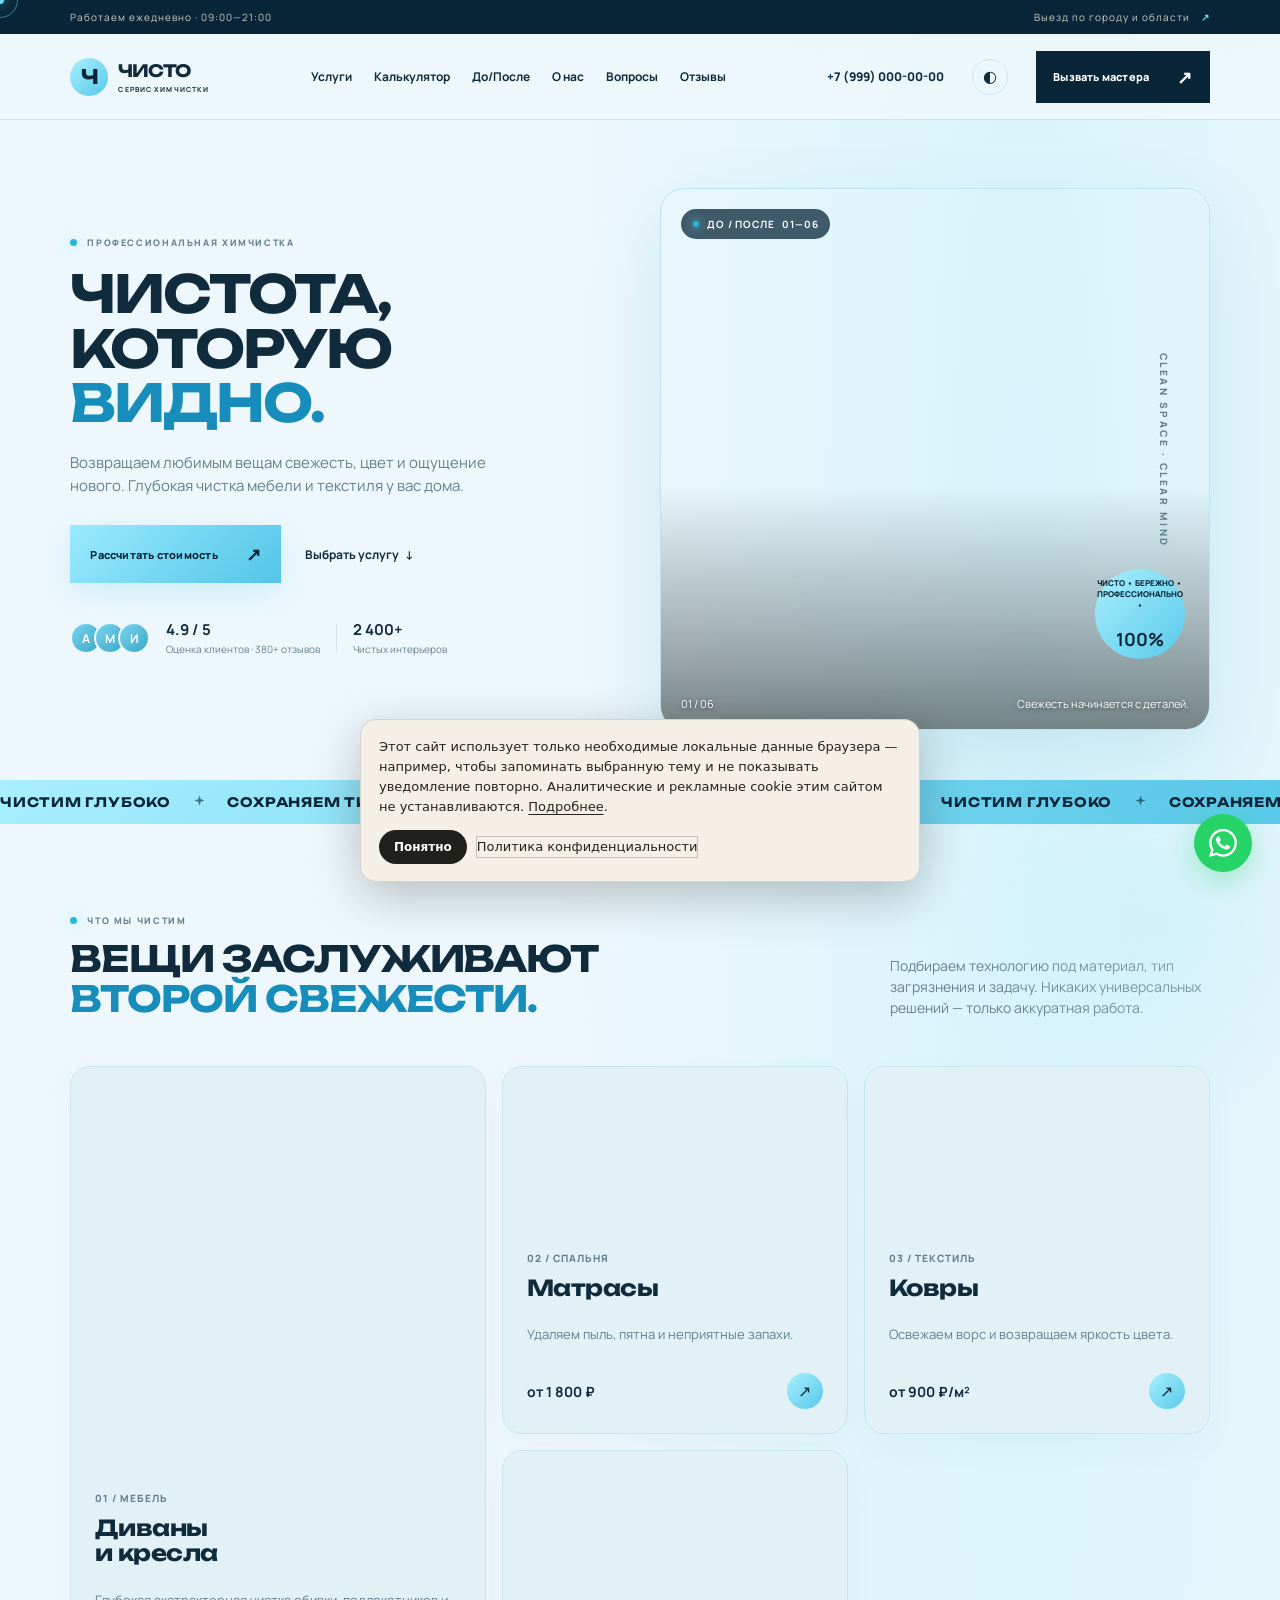
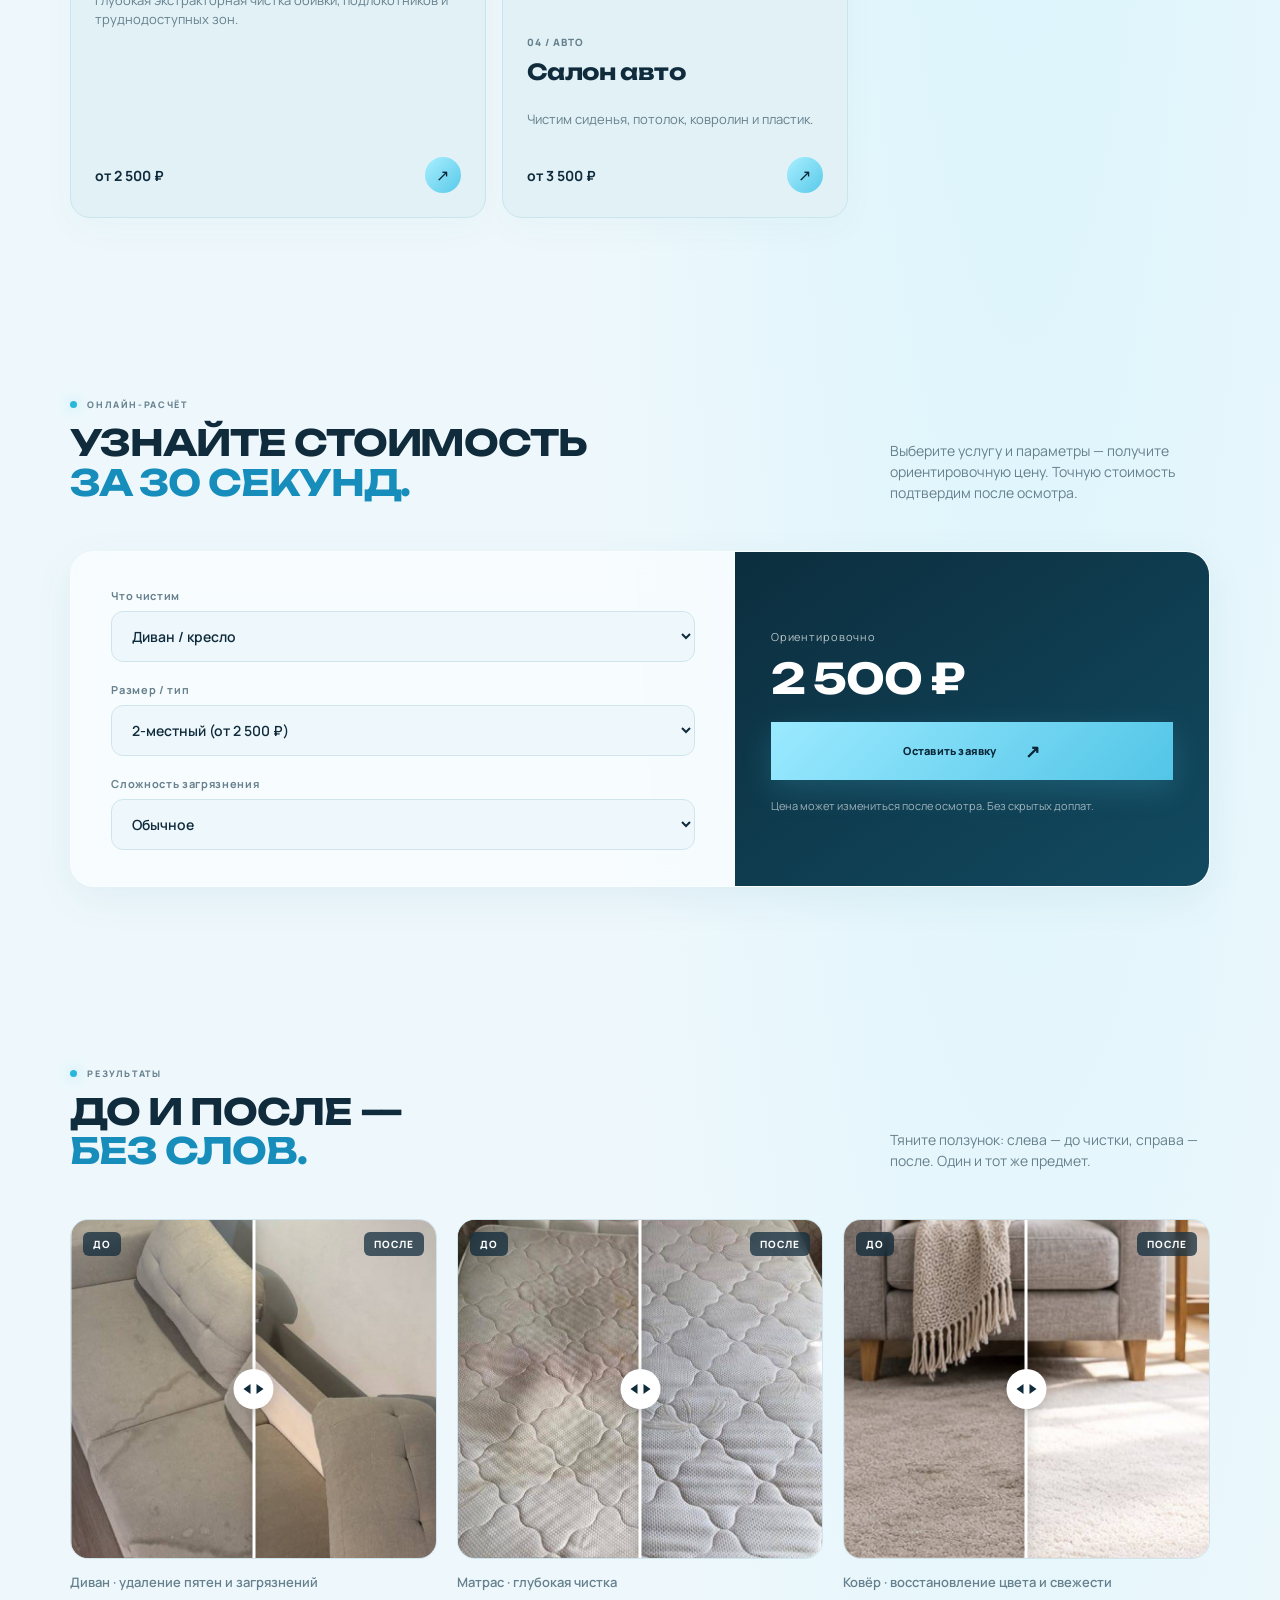
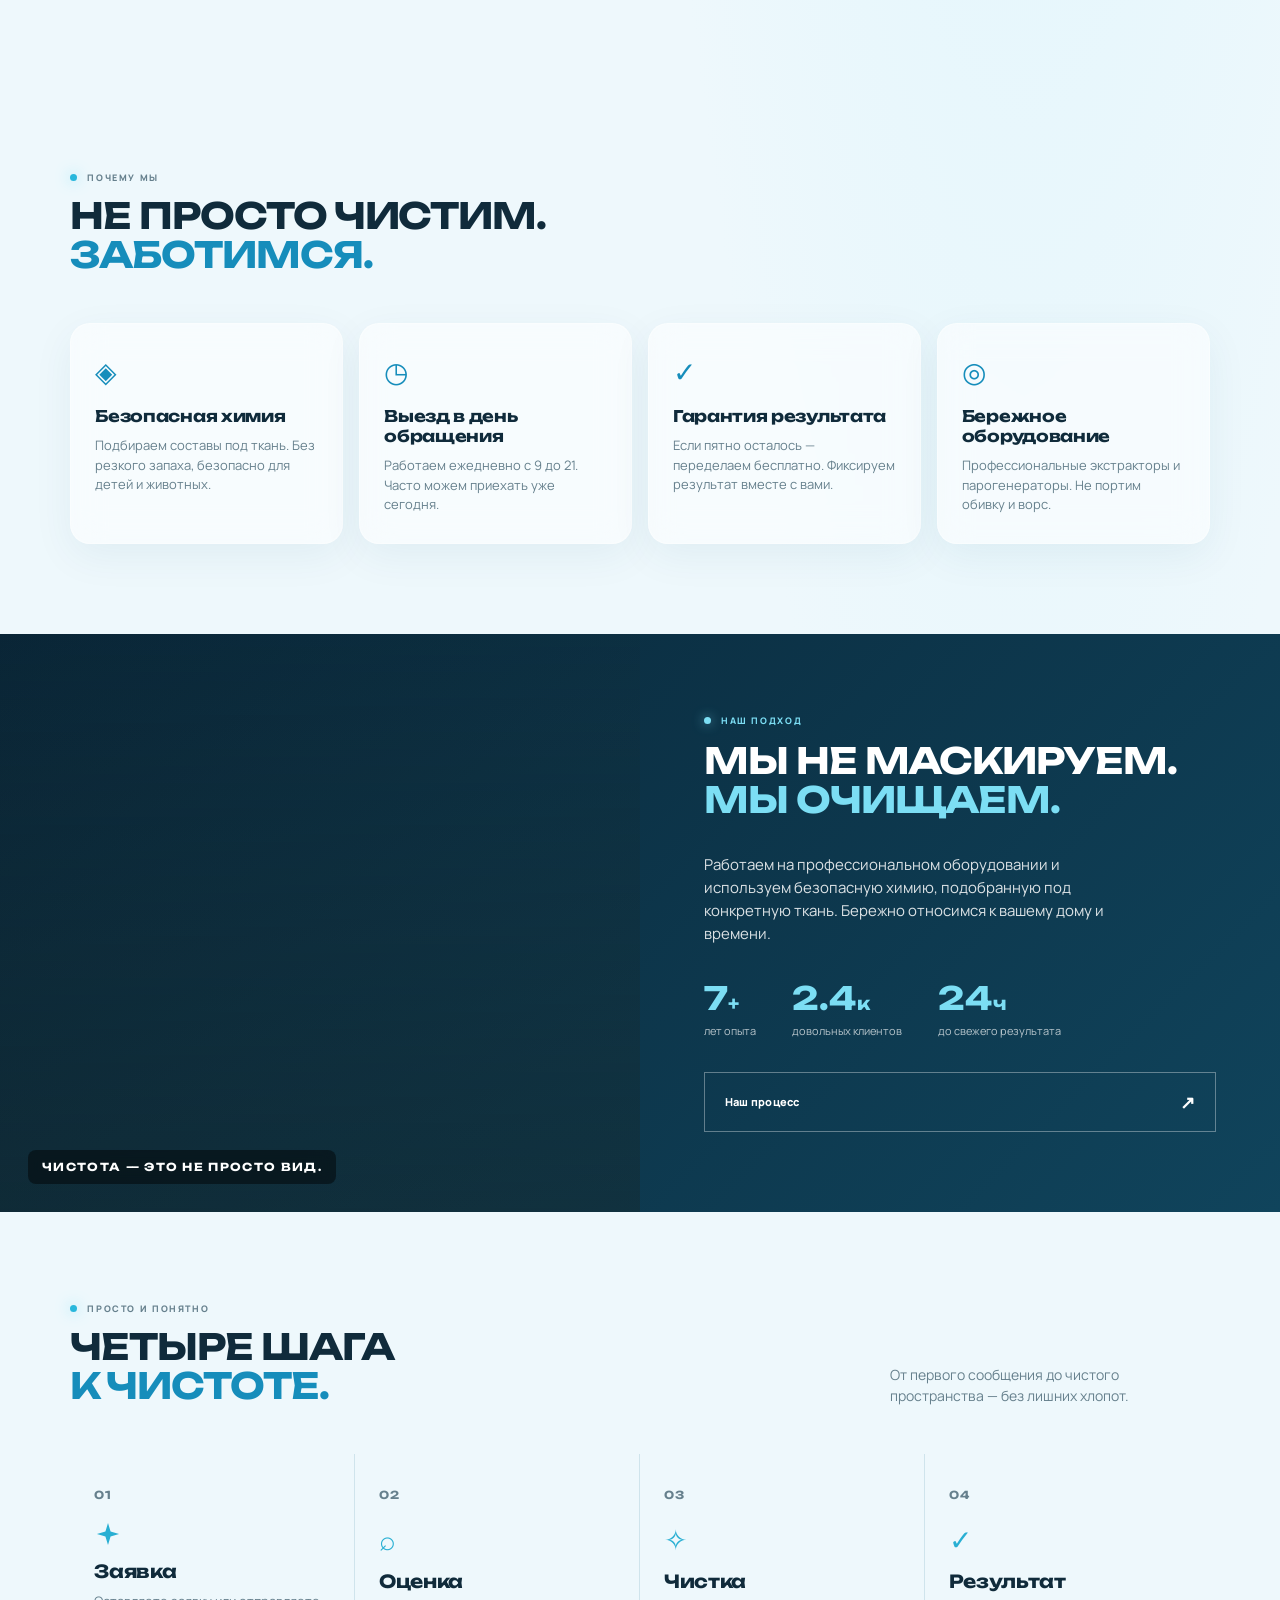
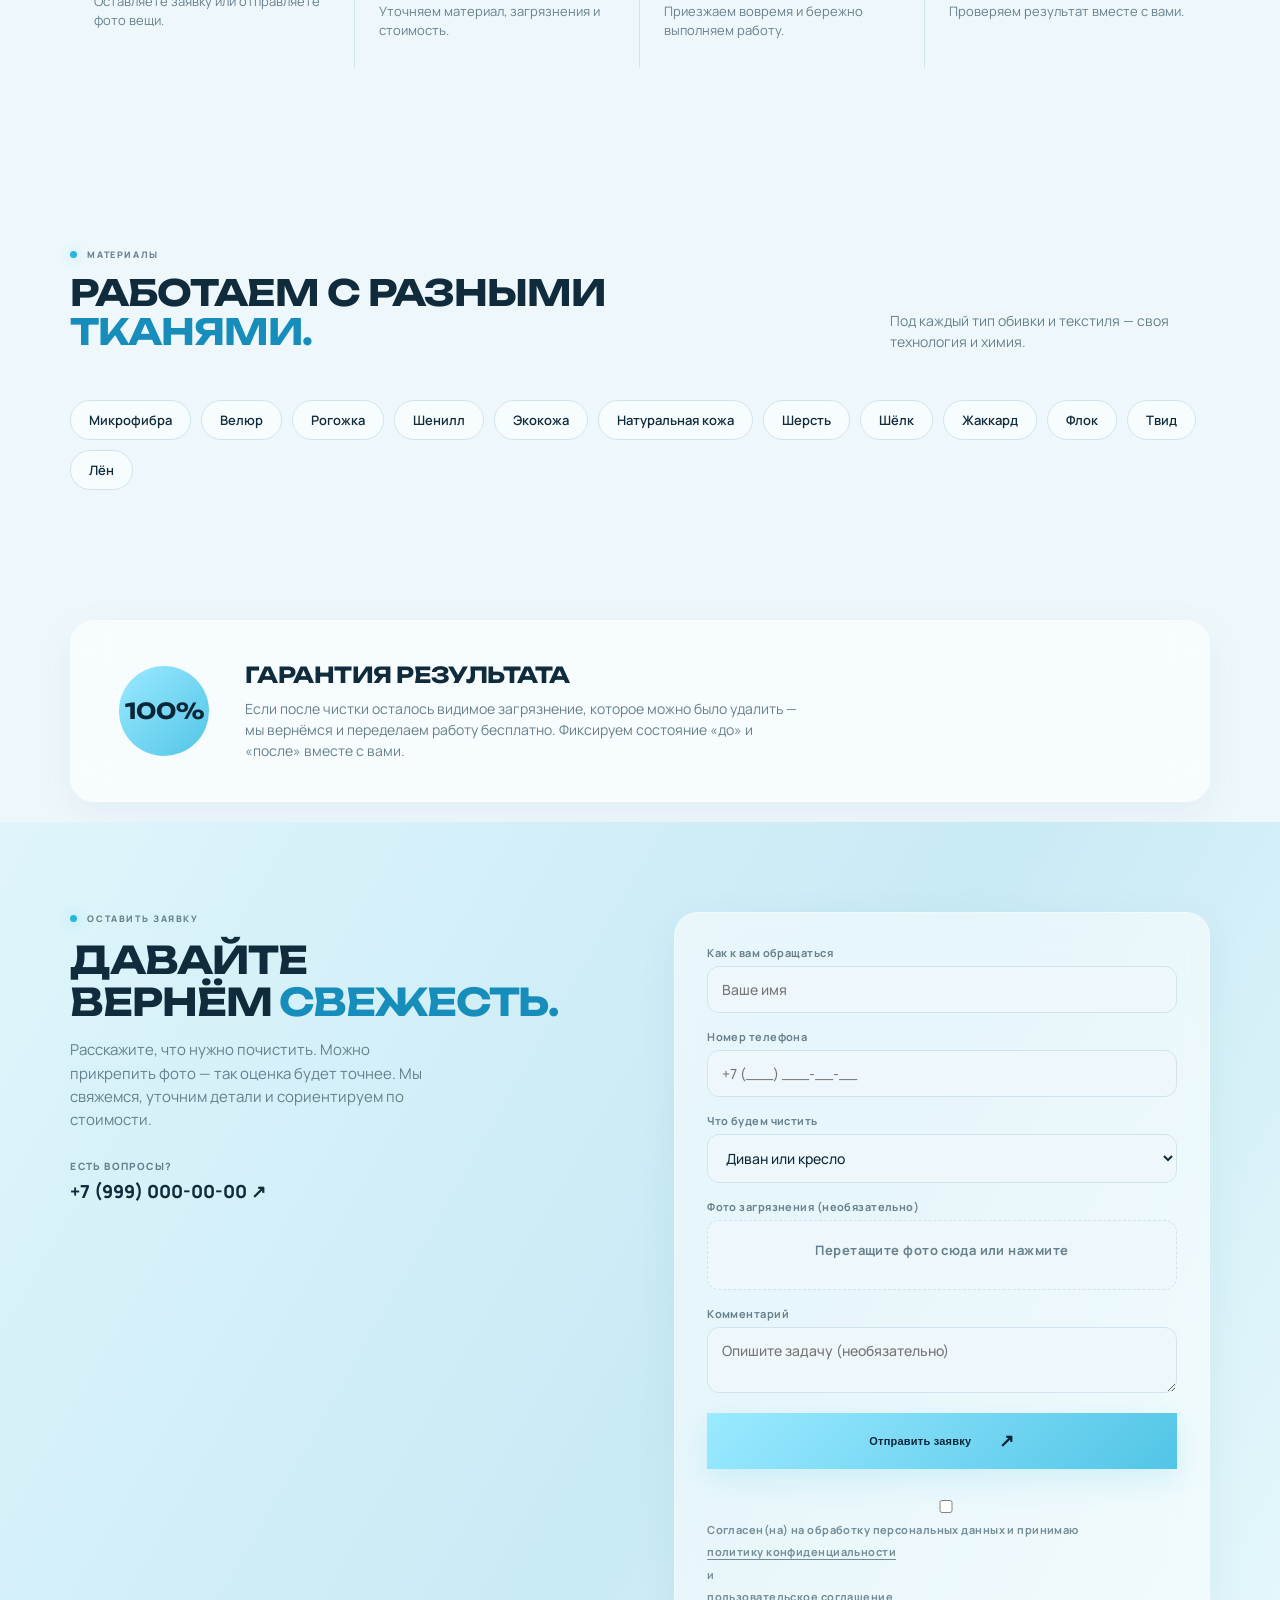
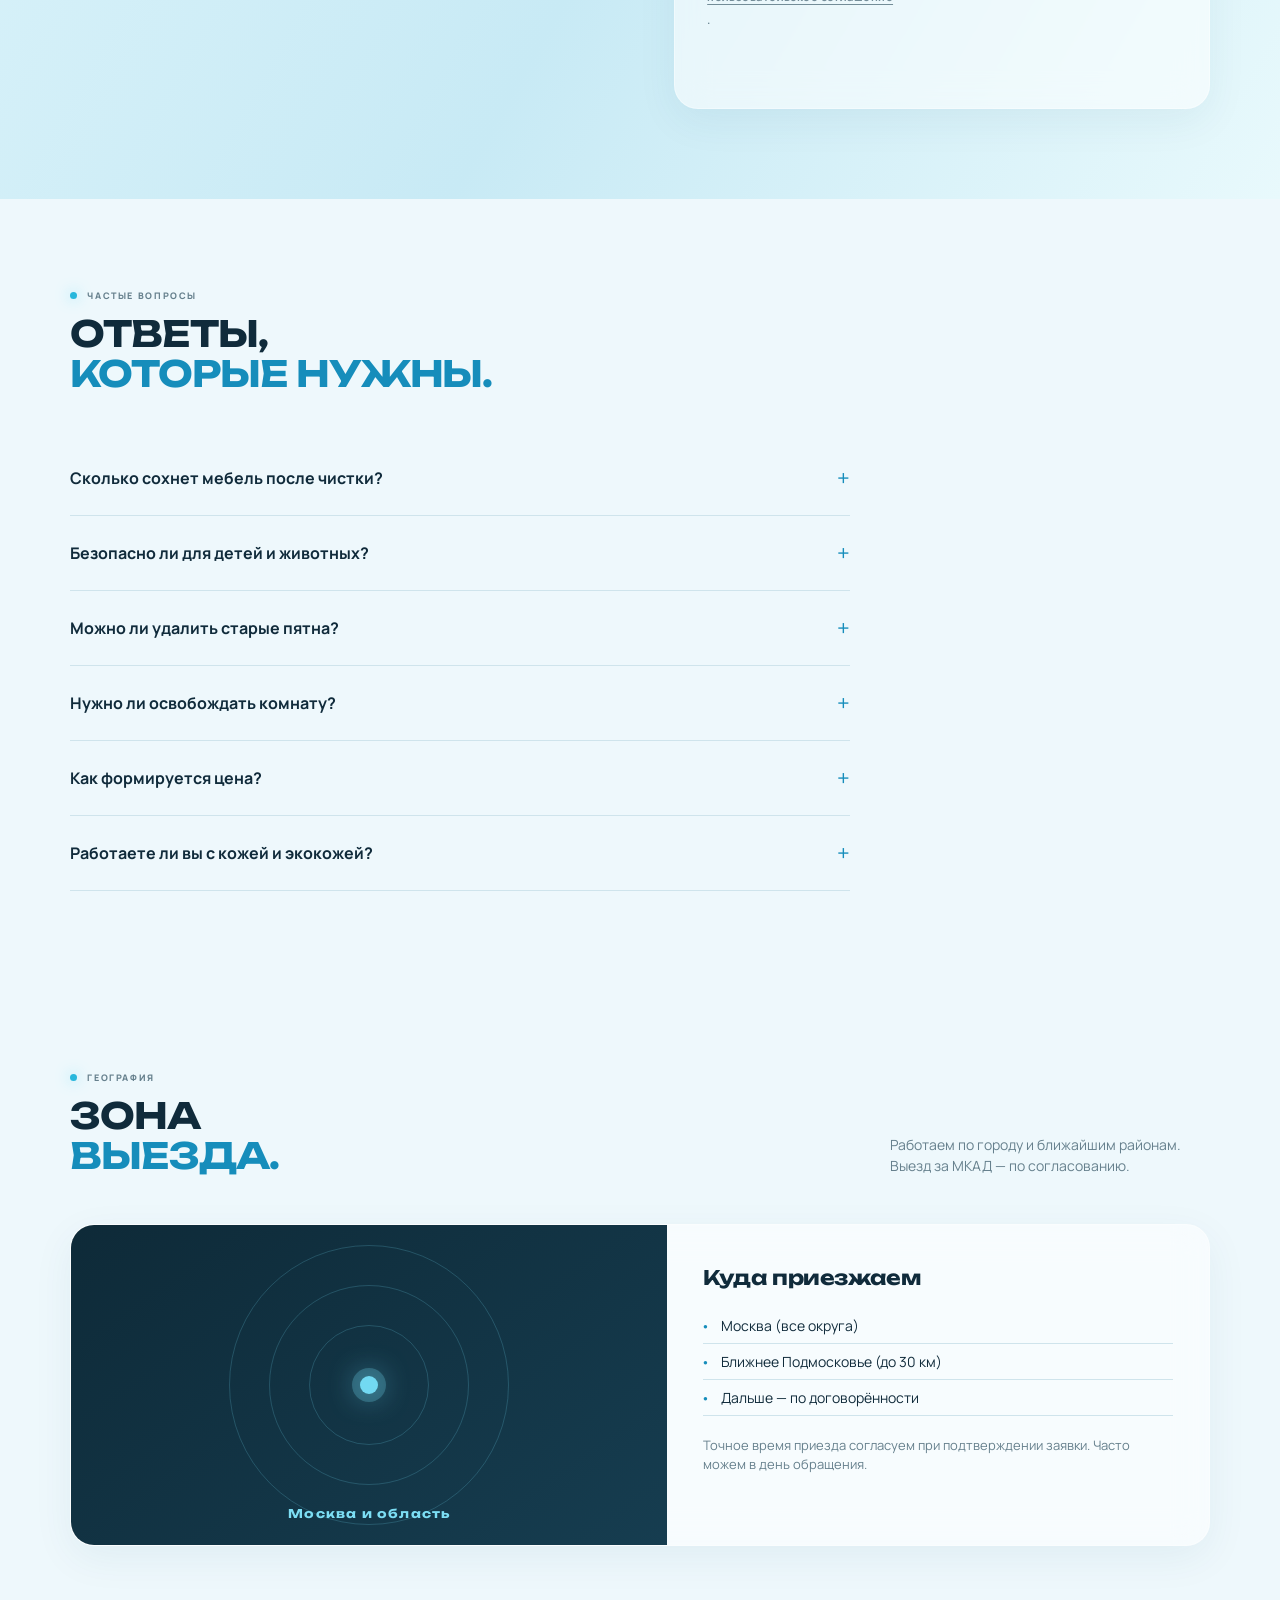
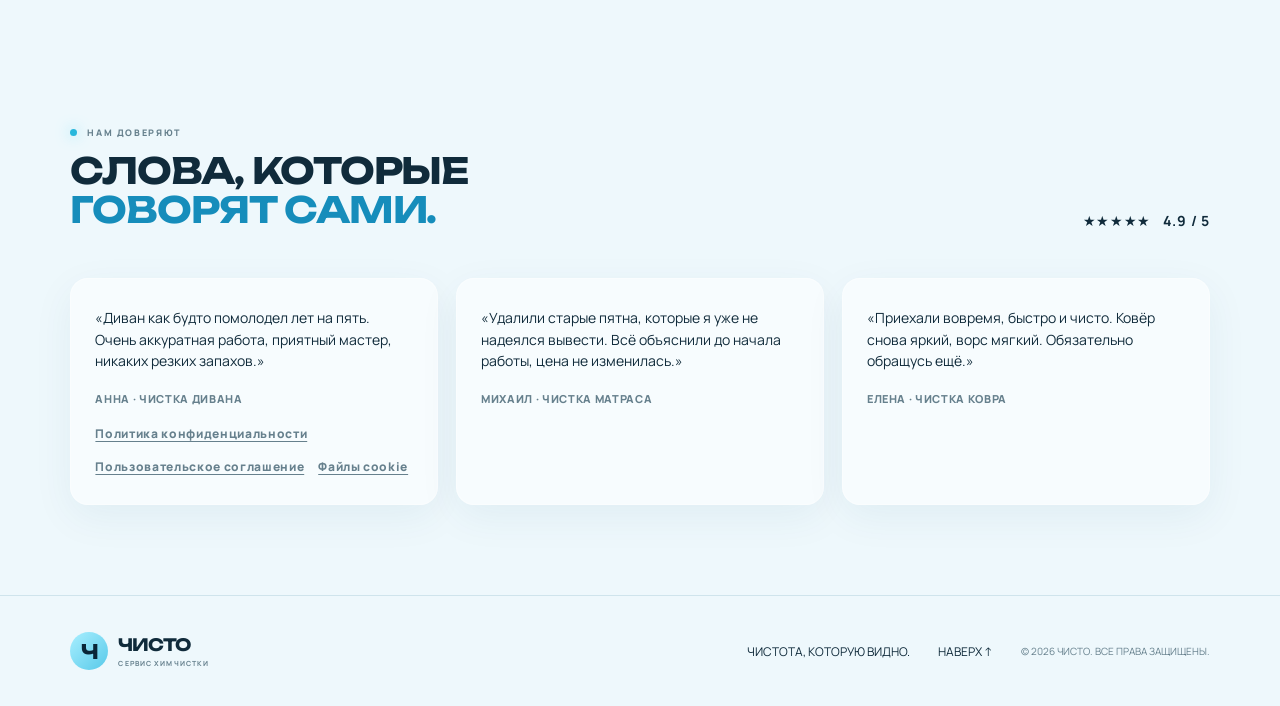
<file: cleaning/index.html>
<!doctype html>
<html lang="ru">
<head>
<meta charset="utf-8">
<meta name="viewport" content="width=device-width,initial-scale=1">
<meta name="theme-color" content="#eef8fc">
<meta name="description" content="Профессиональная химчистка мебели, матрасов, ковров и салона автомобиля. Бережно, глубоко, с гарантией результата.">
<title>ЧИСТО — химчистка с заботой о вещах</title>
<link rel="preconnect" href="https://fonts.googleapis.com">
<link rel="preconnect" href="https://fonts.gstatic.com" crossorigin>
<link href="https://fonts.googleapis.com/css2?family=Manrope:wght@400;500;600;700;800&family=Unbounded:wght@500;600;700&display=swap" rel="stylesheet">
<link rel="stylesheet" href="style.css">
</head>
<body>
<div class="cursor" id="cursor"></div>
<div class="cursor-follower" id="cursorFollower"></div>

<!-- Global soap bubbles background -->
<div class="global-bubbles" aria-hidden="true">
  <i></i><i></i><i></i><i></i><i></i><i></i><i></i><i></i><i></i><i></i>
  <i></i><i></i><i></i><i></i><i></i><i></i><i></i><i></i>
</div>

<div class="topline">
  <span>Работаем ежедневно · 09:00—21:00</span>
  <span>Выезд по городу и области <b>↗︎</b></span>
</div>

<header class="header">
  <a class="logo" href="#top">
    <span class="logo-mark">Ч</span>
    <span>ЧИСТО<small>СЕРВИС ХИМЧИСТКИ</small></span>
  </a>
  <nav id="nav">
    <a href="#services">Услуги</a>
    <a href="#calculator">Калькулятор</a>
    <a href="#gallery">До/После</a>
    <a href="#about">О нас</a>
    <a href="#faq">Вопросы</a>
    <a href="#reviews">Отзывы</a>
  </nav>
  <a class="head-phone" href="tel:+79990000000">+7 (999) 000-00-00</a>
  <button class="theme-toggle" id="themeToggle" aria-label="Переключить тему" title="Тема">◐</button>
  <button class="menu" aria-label="Открыть меню">☰</button>
  <a class="button button-dark head-cta" href="#booking">Вызвать мастера <span>↗︎</span></a>
</header>

<main id="top">

  <section class="hero">
    <div class="hero-copy">
      <div class="eyebrow"><i></i> ПРОФЕССИОНАЛЬНАЯ ХИМЧИСТКА</div>
      <h1>ЧИСТОТА,<br>КОТОРУЮ <em>ВИДНО.</em></h1>
      <p class="hero-lead">Возвращаем любимым вещам свежесть, цвет и ощущение нового. Глубокая чистка мебели и текстиля у вас дома.</p>
      <div class="hero-actions">
        <a class="button button-lime" href="#booking">Рассчитать стоимость <span>↗︎</span></a>
        <a class="text-link" href="#services">Выбрать услугу <span>↓</span></a>
      </div>
      <div class="hero-proof">
        <div class="avatars"><b>А</b><b>М</b><b>И</b></div>
        <div><strong>4.9 / 5</strong><small>Оценка клиентов · 380+ отзывов</small></div>
        <div class="proof-divider"></div>
        <div><strong>2 400+</strong><small>Чистых интерьеров</small></div>
      </div>
    </div>
    <div class="hero-visual" data-parallax>
      <div class="hero-photo"></div>
      <div class="soap-bubbles" aria-hidden="true">
        <i></i><i></i><i></i><i></i><i></i><i></i><i></i><i></i><i></i><i></i><i></i><i></i><i></i><i></i>
      </div>
      <div class="photo-tag"><span class="tag-dot"></span> ДО / ПОСЛЕ <b>01—06</b></div>
      <div class="round-stamp"><span>ЧИСТО • БЕРЕЖНО • ПРОФЕССИОНАЛЬНО • </span><strong>100%</strong></div>
      <div class="hero-caption"><span>01 / 06</span><span>Свежесть начинается с деталей.</span></div>
    </div>
    <div class="hero-vertical">CLEAN SPACE · CLEAR MIND</div>
  </section>

  <div class="ticker"><div>ЧИСТИМ ГЛУБОКО <b class="sparkle-mark" aria-hidden="true"><svg class="sparkle-icon" viewBox="0 0 24 24" aria-hidden="true" focusable="false"><path d="M12 2.5 14.2 9.8 21.5 12l-7.3 2.2L12 21.5l-2.2-7.3L2.5 12l7.3-2.2L12 2.5Z"/></svg></b> СОХРАНЯЕМ ТКАНЬ <b class="sparkle-mark" aria-hidden="true"><svg class="sparkle-icon" viewBox="0 0 24 24" aria-hidden="true" focusable="false"><path d="M12 2.5 14.2 9.8 21.5 12l-7.3 2.2L12 21.5l-2.2-7.3L2.5 12l7.3-2.2L12 2.5Z"/></svg></b> УДАЛЯЕМ ЗАПАХИ <b class="sparkle-mark" aria-hidden="true"><svg class="sparkle-icon" viewBox="0 0 24 24" aria-hidden="true" focusable="false"><path d="M12 2.5 14.2 9.8 21.5 12l-7.3 2.2L12 21.5l-2.2-7.3L2.5 12l7.3-2.2L12 2.5Z"/></svg></b> ЗАБОТИМСЯ О ДОМЕ <b class="sparkle-mark" aria-hidden="true"><svg class="sparkle-icon" viewBox="0 0 24 24" aria-hidden="true" focusable="false"><path d="M12 2.5 14.2 9.8 21.5 12l-7.3 2.2L12 21.5l-2.2-7.3L2.5 12l7.3-2.2L12 2.5Z"/></svg></b> ЧИСТИМ ГЛУБОКО <b class="sparkle-mark" aria-hidden="true"><svg class="sparkle-icon" viewBox="0 0 24 24" aria-hidden="true" focusable="false"><path d="M12 2.5 14.2 9.8 21.5 12l-7.3 2.2L12 21.5l-2.2-7.3L2.5 12l7.3-2.2L12 2.5Z"/></svg></b> СОХРАНЯЕМ ТКАНЬ <b class="sparkle-mark" aria-hidden="true"><svg class="sparkle-icon" viewBox="0 0 24 24" aria-hidden="true" focusable="false"><path d="M12 2.5 14.2 9.8 21.5 12l-7.3 2.2L12 21.5l-2.2-7.3L2.5 12l7.3-2.2L12 2.5Z"/></svg></b></div></div>

  <section class="section services" id="services">
    <div class="bubble-wash" aria-hidden="true"></div>
    <div class="section-head">
      <div>
        <div class="eyebrow"><i></i> ЧТО МЫ ЧИСТИМ</div>
        <h2>ВЕЩИ ЗАСЛУЖИВАЮТ<br><em>ВТОРОЙ СВЕЖЕСТИ.</em></h2>
      </div>
      <p>Подбираем технологию под материал, тип загрязнения и задачу. Никаких универсальных решений — только аккуратная работа.</p>
    </div>
    <div class="service-grid">
      <article class="service-card service-main">
        <div class="service-img sofa"></div>
        <div class="service-content">
          <span>01 / МЕБЕЛЬ</span>
          <h3>Диваны<br>и кресла</h3>
          <p>Глубокая экстракторная чистка обивки, подлокотников и труднодоступных зон.</p>
          <div class="service-bottom"><b>от 2 500 ₽</b><a href="#booking" aria-label="Заказать чистку дивана">↗︎</a></div>
        </div>
      </article>
      <article class="service-card">
        <div class="service-img mattress"></div>
        <div class="service-content">
          <span>02 / СПАЛЬНЯ</span>
          <h3>Матрасы</h3>
          <p>Удаляем пыль, пятна и неприятные запахи.</p>
          <div class="service-bottom"><b>от 1 800 ₽</b><a href="#booking">↗︎</a></div>
        </div>
      </article>
      <article class="service-card">
        <div class="service-img carpet"></div>
        <div class="service-content">
          <span>03 / ТЕКСТИЛЬ</span>
          <h3>Ковры</h3>
          <p>Освежаем ворс и возвращаем яркость цвета.</p>
          <div class="service-bottom"><b>от 900 ₽/м²</b><a href="#booking">↗︎</a></div>
        </div>
      </article>
      <article class="service-card">
        <div class="service-img car"></div>
        <div class="service-content">
          <span>04 / АВТО</span>
          <h3>Салон авто</h3>
          <p>Чистим сиденья, потолок, ковролин и пластик.</p>
          <div class="service-bottom"><b>от 3 500 ₽</b><a href="#booking">↗︎</a></div>
        </div>
      </article>
    </div>
  </section>

  <section class="section calculator" id="calculator">
    <div class="section-head">
      <div>
        <div class="eyebrow"><i></i> ОНЛАЙН-РАСЧЁТ</div>
        <h2>УЗНАЙТЕ СТОИМОСТЬ<br><em>ЗА 30 СЕКУНД.</em></h2>
      </div>
      <p>Выберите услугу и параметры — получите ориентировочную цену. Точную стоимость подтвердим после осмотра.</p>
    </div>
    <div class="calc-card glass">
      <div class="calc-fields">
        <label>
          <span>Что чистим</span>
          <select id="calcService">
            <option value="sofa">Диван / кресло</option>
            <option value="mattress">Матрас</option>
            <option value="carpet">Ковёр</option>
            <option value="car">Салон автомобиля</option>
          </select>
        </label>
        <label id="sizeLabel">
          <span>Размер / тип</span>
          <select id="calcSize">
            <option value="2500">2-местный (от 2 500 ₽)</option>
            <option value="3200">3-местный (от 3 200 ₽)</option>
            <option value="4500">Угловой (от 4 500 ₽)</option>
            <option value="1500">Кресло (от 1 500 ₽)</option>
          </select>
        </label>
        <label id="areaLabel" class="hidden">
          <span>Площадь (м²)</span>
          <input type="number" id="calcArea" min="1" max="50" value="6" step="0.5">
        </label>
        <label>
          <span>Сложность загрязнения</span>
          <select id="calcDirt">
            <option value="1">Обычное</option>
            <option value="1.25">Среднее (+25%)</option>
            <option value="1.5">Сильное (+50%)</option>
          </select>
        </label>
      </div>
      <div class="calc-result">
        <div class="calc-price">
          <small>Ориентировочно</small>
          <strong id="calcPrice">2 500 ₽</strong>
        </div>
        <a class="button button-lime" href="#booking" id="calcToForm">Оставить заявку <span>↗︎</span></a>
        <p class="calc-note">Цена может измениться после осмотра. Без скрытых доплат.</p>
      </div>
    </div>
  </section>

    <section class="section gallery" id="gallery">
    <div class="section-head">
      <div>
        <div class="eyebrow"><i></i> РЕЗУЛЬТАТЫ</div>
        <h2>ДО И ПОСЛЕ —<br><em>БЕЗ СЛОВ.</em></h2>
      </div>
      <p>Тяните ползунок: слева — до чистки, справа — после. Один и тот же предмет.</p>
    </div>
    <div class="ba-grid">
      <div class="ba-item">
        <div class="ba-slider" data-ba>
          <div class="ba-before" style="background-image:url('images/sofa-after.jpg')"></div>
          <div class="ba-after" style="background-image:url('images/sofa-before.jpg')"></div>
          <div class="ba-handle"><span></span></div>
          <div class="ba-labels"><span>ДО</span><span>ПОСЛЕ</span></div>
        </div>
        <p>Диван · удаление пятен и загрязнений</p>
      </div>
      <div class="ba-item">
        <div class="ba-slider" data-ba>
          <div class="ba-before" style="background-image:url('images/mattress-after.jpg')"></div>
          <div class="ba-after" style="background-image:url('images/mattress-before.jpg')"></div>
          <div class="ba-handle"><span></span></div>
          <div class="ba-labels"><span>ДО</span><span>ПОСЛЕ</span></div>
        </div>
        <p>Матрас · глубокая чистка</p>
      </div>
      <div class="ba-item">
        <div class="ba-slider" data-ba>
          <div class="ba-before" style="background-image:url('images/carpet-after.jpg')"></div>
          <div class="ba-after" style="background-image:url('images/carpet-before.jpg')"></div>
          <div class="ba-handle"><span></span></div>
          <div class="ba-labels"><span>ДО</span><span>ПОСЛЕ</span></div>
        </div>
        <p>Ковёр · восстановление цвета и свежести</p>
      </div>
    </div>
  </section>

  <section class="section why" id="why">
    <div class="section-head">
      <div>
        <div class="eyebrow"><i></i> ПОЧЕМУ МЫ</div>
        <h2>НЕ ПРОСТО ЧИСТИМ.<br><em>ЗАБОТИМСЯ.</em></h2>
      </div>
    </div>
    <div class="why-grid">
      <div class="why-card glass">
        <div class="why-icon">◈</div>
        <h3>Безопасная химия</h3>
        <p>Подбираем составы под ткань. Без резкого запаха, безопасно для детей и животных.</p>
      </div>
      <div class="why-card glass">
        <div class="why-icon">◷</div>
        <h3>Выезд в день обращения</h3>
        <p>Работаем ежедневно с 9 до 21. Часто можем приехать уже сегодня.</p>
      </div>
      <div class="why-card glass">
        <div class="why-icon">✓</div>
        <h3>Гарантия результата</h3>
        <p>Если пятно осталось — переделаем бесплатно. Фиксируем результат вместе с вами.</p>
      </div>
      <div class="why-card glass">
        <div class="why-icon">◎</div>
        <h3>Бережное оборудование</h3>
        <p>Профессиональные экстракторы и парогенераторы. Не портим обивку и ворс.</p>
      </div>
    </div>
  </section>

  <section class="manifesto" id="about">
    <div class="manifesto-image">
      <div class="image-note">ЧИСТОТА — ЭТО НЕ ПРОСТО ВИД.</div>
    </div>
    <div class="manifesto-copy">
      <div class="eyebrow"><i></i> НАШ ПОДХОД</div>
      <h2>МЫ НЕ МАСКИРУЕМ.<br><em>МЫ ОЧИЩАЕМ.</em></h2>
      <p>Работаем на профессиональном оборудовании и используем безопасную химию, подобранную под конкретную ткань. Бережно относимся к вашему дому и времени.</p>
      <div class="stats">
        <div><strong>7<span>+</span></strong><small>лет опыта</small></div>
        <div><strong>2.4<span>к</span></strong><small>довольных клиентов</small></div>
        <div><strong>24<span>ч</span></strong><small>до свежего результата</small></div>
      </div>
      <a class="button button-outline" href="#process">Наш процесс <span>↗︎</span></a>
    </div>
  </section>

  <section class="process section" id="process">
    <div class="eyebrow"><i></i> ПРОСТО И ПОНЯТНО</div>
    <div class="section-head">
      <h2>ЧЕТЫРЕ ШАГА<br><em>К ЧИСТОТЕ.</em></h2>
      <p>От первого сообщения до чистого пространства — без лишних хлопот.</p>
    </div>
    <div class="steps">
      <div class="step"><span>01</span><div class="step-icon"><svg class="sparkle-icon" viewBox="0 0 24 24" aria-hidden="true" focusable="false"><path d="M12 2.5 14.2 9.8 21.5 12l-7.3 2.2L12 21.5l-2.2-7.3L2.5 12l7.3-2.2L12 2.5Z"/></svg></div><h3>Заявка</h3><p>Оставляете заявку или отправляете фото вещи.</p></div>
      <div class="step"><span>02</span><div class="step-icon">⌕</div><h3>Оценка</h3><p>Уточняем материал, загрязнения и стоимость.</p></div>
      <div class="step"><span>03</span><div class="step-icon">✧</div><h3>Чистка</h3><p>Приезжаем вовремя и бережно выполняем работу.</p></div>
      <div class="step"><span>04</span><div class="step-icon">✓</div><h3>Результат</h3><p>Проверяем результат вместе с вами.</p></div>
    </div>
  </section>

  <section class="section fabrics">
    <div class="section-head">
      <div>
        <div class="eyebrow"><i></i> МАТЕРИАЛЫ</div>
        <h2>РАБОТАЕМ С РАЗНЫМИ<br><em>ТКАНЯМИ.</em></h2>
      </div>
      <p>Под каждый тип обивки и текстиля — своя технология и химия.</p>
    </div>
    <div class="fabric-tags">
      <span>Микрофибра</span><span>Велюр</span><span>Рогожка</span><span>Шенилл</span>
      <span>Экокожа</span><span>Натуральная кожа</span><span>Шерсть</span><span>Шёлк</span>
      <span>Жаккард</span><span>Флок</span><span>Твид</span><span>Лён</span>
    </div>
  </section>

  <section class="guarantee">
    <div class="guarantee-inner glass">
      <div class="guarantee-badge">100%</div>
      <div>
        <h2>ГАРАНТИЯ РЕЗУЛЬТАТА</h2>
        <p>Если после чистки осталось видимое загрязнение, которое можно было удалить — мы вернёмся и переделаем работу бесплатно. Фиксируем состояние «до» и «после» вместе с вами.</p>
      </div>
    </div>
  </section>

  <section class="booking" id="booking">
    <div class="booking-bubbles" aria-hidden="true"><i></i><i></i><i></i><i></i><i></i><i></i><i></i><i></i></div>
    <div class="booking-copy">
      <div class="eyebrow"><i></i> ОСТАВИТЬ ЗАЯВКУ</div>
      <h2>ДАВАЙТЕ<br>ВЕРНЁМ <em>СВЕЖЕСТЬ.</em></h2>
      <p>Расскажите, что нужно почистить. Можно прикрепить фото — так оценка будет точнее. Мы свяжемся, уточним детали и сориентируем по стоимости.</p>
      <div class="booking-contact">
        <span>ЕСТЬ ВОПРОСЫ?</span>
        <a href="tel:+79990000000">+7 (999) 000-00-00 ↗︎</a>
      </div>
    </div>
    <form class="booking-form glass" id="leadForm">
      <label>Как к вам обращаться
        <input name="name" placeholder="Ваше имя" required>
      </label>
      <label>Номер телефона
        <input name="phone" type="tel" placeholder="+7 (___) ___-__-__" required>
      </label>
      <label>Что будем чистить
        <select name="service" id="formService">
          <option>Диван или кресло</option>
          <option>Матрас</option>
          <option>Ковёр</option>
          <option>Салон автомобиля</option>
          <option>Другое</option>
        </select>
      </label>
      <label class="file-label">
        <span>Фото загрязнения (необязательно)</span>
        <div class="file-drop" id="fileDrop">
          <input type="file" name="photo" id="photoInput" accept="image/*" multiple>
          <span class="file-text">Перетащите фото сюда или нажмите</span>
          <span class="file-preview" id="filePreview"></span>
        </div>
      </label>
      <label>Комментарий
        <textarea name="comment" rows="2" placeholder="Опишите задачу (необязательно)"></textarea>
      </label>
      <button class="button button-lime" type="submit">Отправить заявку <span>↗︎</span></button>
      <label class="legal-consent"><input type="checkbox" name="personal_data_consent" required> Согласен(на) на обработку персональных данных и принимаю <a href="../legal.html#privacy" target="_blank" rel="noopener">политику конфиденциальности</a> и <a href="../legal.html#terms" target="_blank" rel="noopener">пользовательское соглашение</a>.</label>
      <p class="form-result" aria-live="polite"></p>
    </form>
  </section>

  <section class="section faq" id="faq">
    <div class="section-head">
      <div>
        <div class="eyebrow"><i></i> ЧАСТЫЕ ВОПРОСЫ</div>
        <h2>ОТВЕТЫ,<br><em>КОТОРЫЕ НУЖНЫ.</em></h2>
      </div>
    </div>
    <div class="faq-list">
      <details class="faq-item">
        <summary>Сколько сохнет мебель после чистки?</summary>
        <p>Обычно 4–8 часов в зависимости от ткани, влажности и температуры в помещении. Можно ускорить проветриванием и вентиляторами. Мы всегда подсказываем, когда лучше пользоваться вещью.</p>
      </details>
      <details class="faq-item">
        <summary>Безопасно ли для детей и животных?</summary>
        <p>Да. Мы используем профессиональную химию с низким содержанием ЛОС и без резкого запаха. После высыхания поверхность безопасна. При аллергиях можем подобрать максимально мягкий состав.</p>
      </details>
      <details class="faq-item">
        <summary>Можно ли удалить старые пятна?</summary>
        <p>Во многих случаях — да. Результат зависит от типа пятна, ткани и того, как долго оно было. Мы всегда честно говорим, что реально вывести, а что только осветлить.</p>
      </details>
      <details class="faq-item">
        <summary>Нужно ли освобождать комнату?</summary>
        <p>Достаточно освободить доступ к мебели. Крупные предметы мы аккуратно отодвигаем сами. После работы оставляем чисто.</p>
      </details>
      <details class="faq-item">
        <summary>Как формируется цена?</summary>
        <p>По типу изделия, размеру, состоянию и сложности загрязнений. Ориентир можно получить в калькуляторе на сайте. Точную стоимость называем после осмотра или фото — без скрытых доплат.</p>
      </details>
      <details class="faq-item">
        <summary>Работаете ли вы с кожей и экокожей?</summary>
        <p>Да. Для кожи используем специальные очищающие и питательные составы, которые не пересушивают материал.</p>
      </details>
    </div>
  </section>

  <section class="section zone" id="zone">
    <div class="section-head">
      <div>
        <div class="eyebrow"><i></i> ГЕОГРАФИЯ</div>
        <h2>ЗОНА<br><em>ВЫЕЗДА.</em></h2>
      </div>
      <p>Работаем по городу и ближайшим районам. Выезд за МКАД — по согласованию.</p>
    </div>
    <div class="zone-card glass">
      <div class="zone-map">
        <div class="zone-pin"></div>
        <div class="zone-rings"><i></i><i></i><i></i></div>
        <span class="zone-label">Москва и область</span>
      </div>
      <div class="zone-info">
        <h3>Куда приезжаем</h3>
        <ul>
          <li>Москва (все округа)</li>
          <li>Ближнее Подмосковье (до 30 км)</li>
          <li>Дальше — по договорённости</li>
        </ul>
        <p class="zone-note">Точное время приезда согласуем при подтверждении заявки. Часто можем в день обращения.</p>
      </div>
    </div>
  </section>

  <section class="reviews section" id="reviews">
    <div class="eyebrow"><i></i> НАМ ДОВЕРЯЮТ</div>
    <div class="section-head">
      <h2>СЛОВА, КОТОРЫЕ<br><em>ГОВОРЯТ САМИ.</em></h2>
      <div class="review-score">★★★★★ <b>4.9 / 5</b></div>
    </div>
    <div class="review-grid">
      <blockquote>«Диван как будто помолодел лет на пять. Очень аккуратная работа, приятный мастер, никаких резких запахов.»<footer>АННА · ЧИСТКА ДИВАНА</footer></blockquote>
      <blockquote>«Удалили старые пятна, которые я уже не надеялся вывести. Всё объяснили до начала работы, цена не изменилась.»<footer>МИХАИЛ · ЧИСТКА МАТРАСА</footer></blockquote>
      <blockquote>«Приехали вовремя, быстро и чисто. Ковёр снова яркий, ворс мягкий. Обязательно обращусь ещё.»<footer>ЕЛЕНА · ЧИСТКА КОВРА</footer></blockquote>
    </div>
  </section>

</main>

<footer class="footer">
  <a class="logo" href="#top">
    <span class="logo-mark">Ч</span>
    <span>ЧИСТО<small>СЕРВИС ХИМЧИСТКИ</small></span>
  </a>
  <span>ЧИСТОТА, КОТОРУЮ ВИДНО.</span>
  <a href="#top">НАВЕРХ ↑</a>
  <small>© 2026 ЧИСТО. ВСЕ ПРАВА ЗАЩИЩЕНЫ.</small>
</footer>

<a class="wa-float" href="https://wa.me/79990000000?text=%D0%97%D0%B4%D1%80%D0%B0%D0%B2%D1%81%D1%82%D0%B2%D1%83%D0%B9%D1%82%D0%B5!%20%D0%A5%D0%BE%D1%87%D1%83%20%D1%83%D0%B7%D0%BD%D0%B0%D1%82%D1%8C%20%D1%81%D1%82%D0%BE%D0%B8%D0%BC%D0%BE%D1%81%D1%82%D1%8C%20%D1%85%D0%B8%D0%BC%D1%87%D0%B8%D1%81%D1%82%D0%BA%D0%B8" target="_blank" rel="noopener" aria-label="Написать в WhatsApp">
  <svg viewBox="0 0 24 24" width="28" height="28" fill="currentColor"><path d="M17.472 14.382c-.297-.149-1.758-.867-2.03-.967-.273-.099-.471-.148-.67.15-.197.297-.767.966-.94 1.164-.173.199-.347.223-.644.075-.297-.15-1.255-.463-2.39-1.475-.883-.788-1.48-1.761-1.653-2.059-.173-.297-.018-.458.13-.606.134-.133.298-.347.446-.52.149-.174.198-.298.298-.497.099-.198.05-.371-.025-.52-.075-.149-.669-1.612-.916-2.207-.242-.579-.487-.5-.669-.51-.173-.008-.371-.01-.57-.01-.198 0-.52.074-.792.372-.272.297-1.04 1.016-1.04 2.479 0 1.462 1.065 2.875 1.213 3.074.149.198 2.096 3.2 5.077 4.487.709.306 1.262.489 1.694.625.712.227 1.36.195 1.871.118.571-.085 1.758-.719 2.006-1.413.248-.694.248-1.289.173-1.413-.074-.124-.272-.198-.57-.347m-5.421 7.403h-.004a9.87 9.87 0 01-5.031-1.378l-.361-.214-3.741.982.998-3.648-.235-.374a9.86 9.86 0 01-1.51-5.26c.001-5.45 4.436-9.884 9.888-9.884 2.64 0 5.122 1.03 6.988 2.898a9.825 9.825 0 012.893 6.994c-.003 5.45-4.435 9.884-9.885 9.884m8.413-18.297A11.815 11.815 0 0012.05 0C5.495 0 .16 5.335.157 11.892c0 2.096.547 4.142 1.588 5.945L.057 24l6.305-1.654a11.882 11.882 0 005.683 1.448h.005c6.554 0 11.89-5.335 11.893-11.893a11.821 11.821 0 00-3.48-8.413z"/></svg>
</a>

<script src="script.js"></script>
<script src="../shared/legal.js" defer></script>
</body>
</html>
</file>
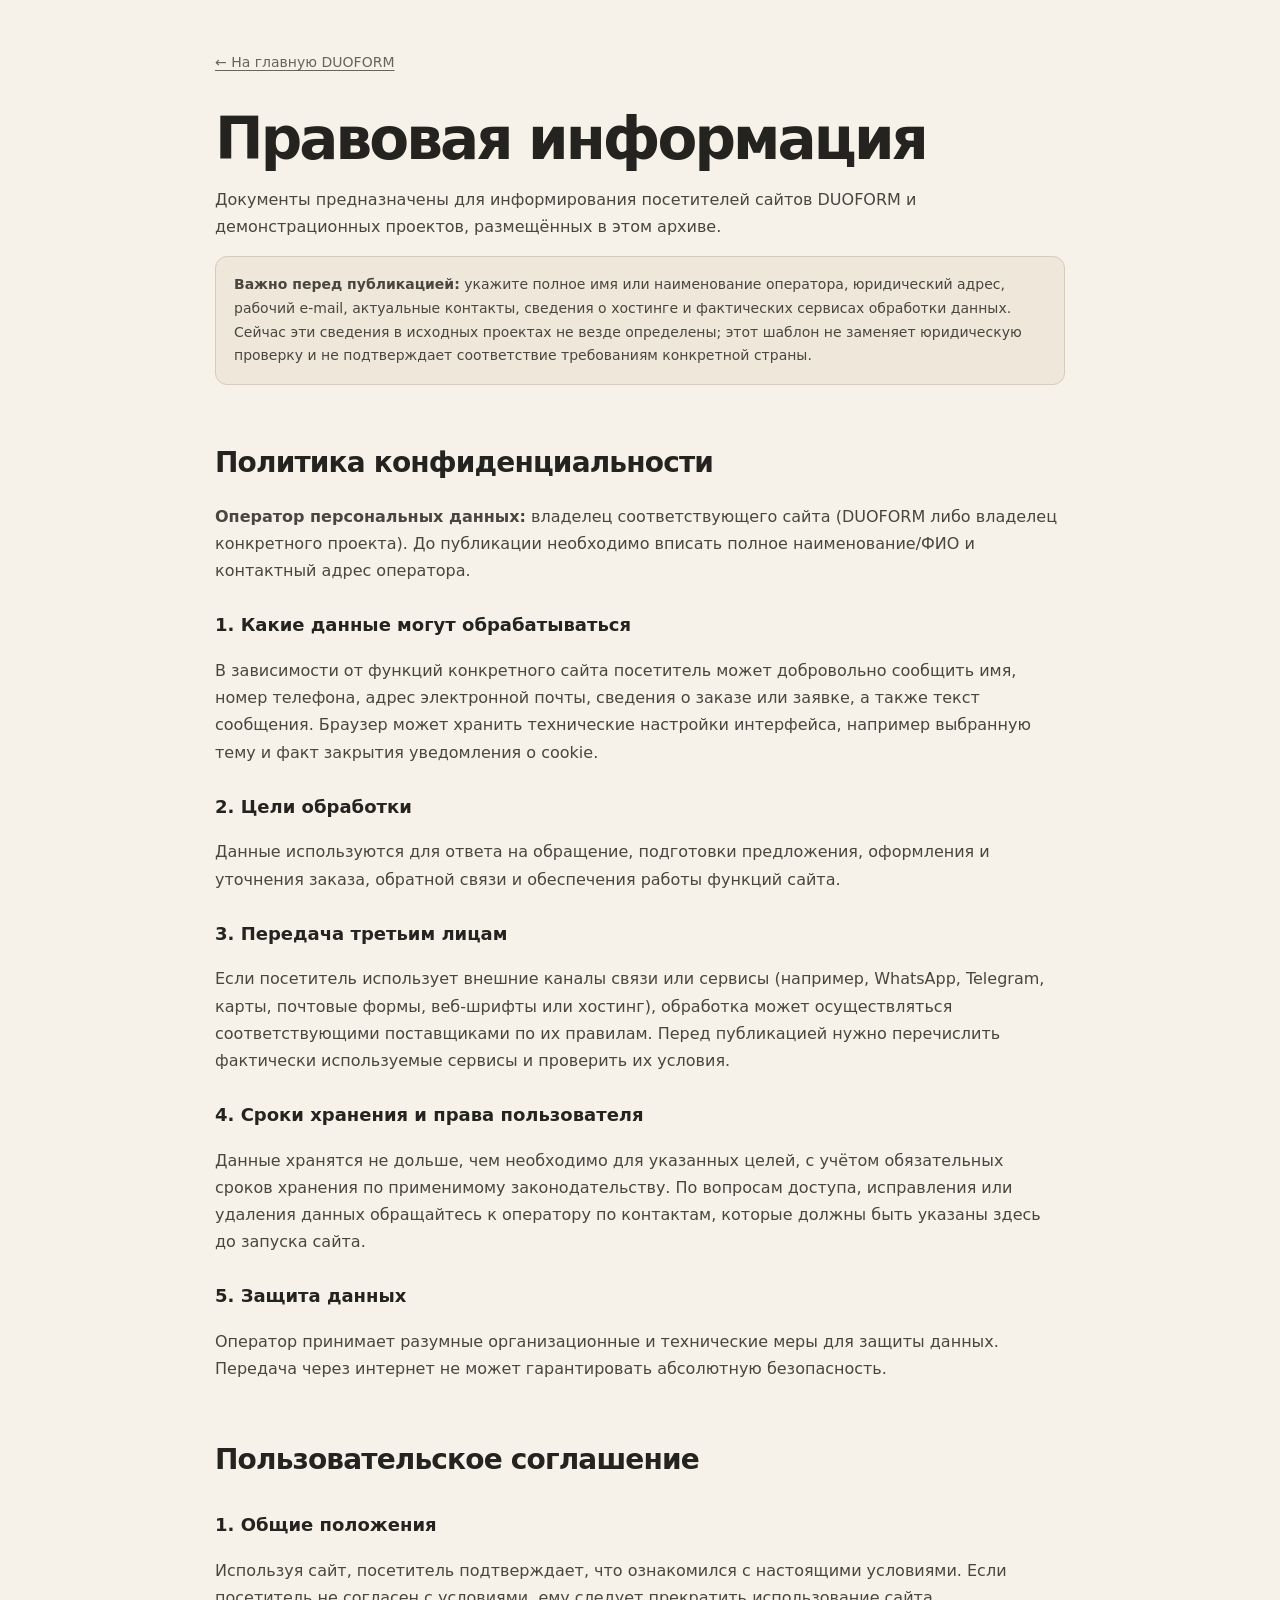
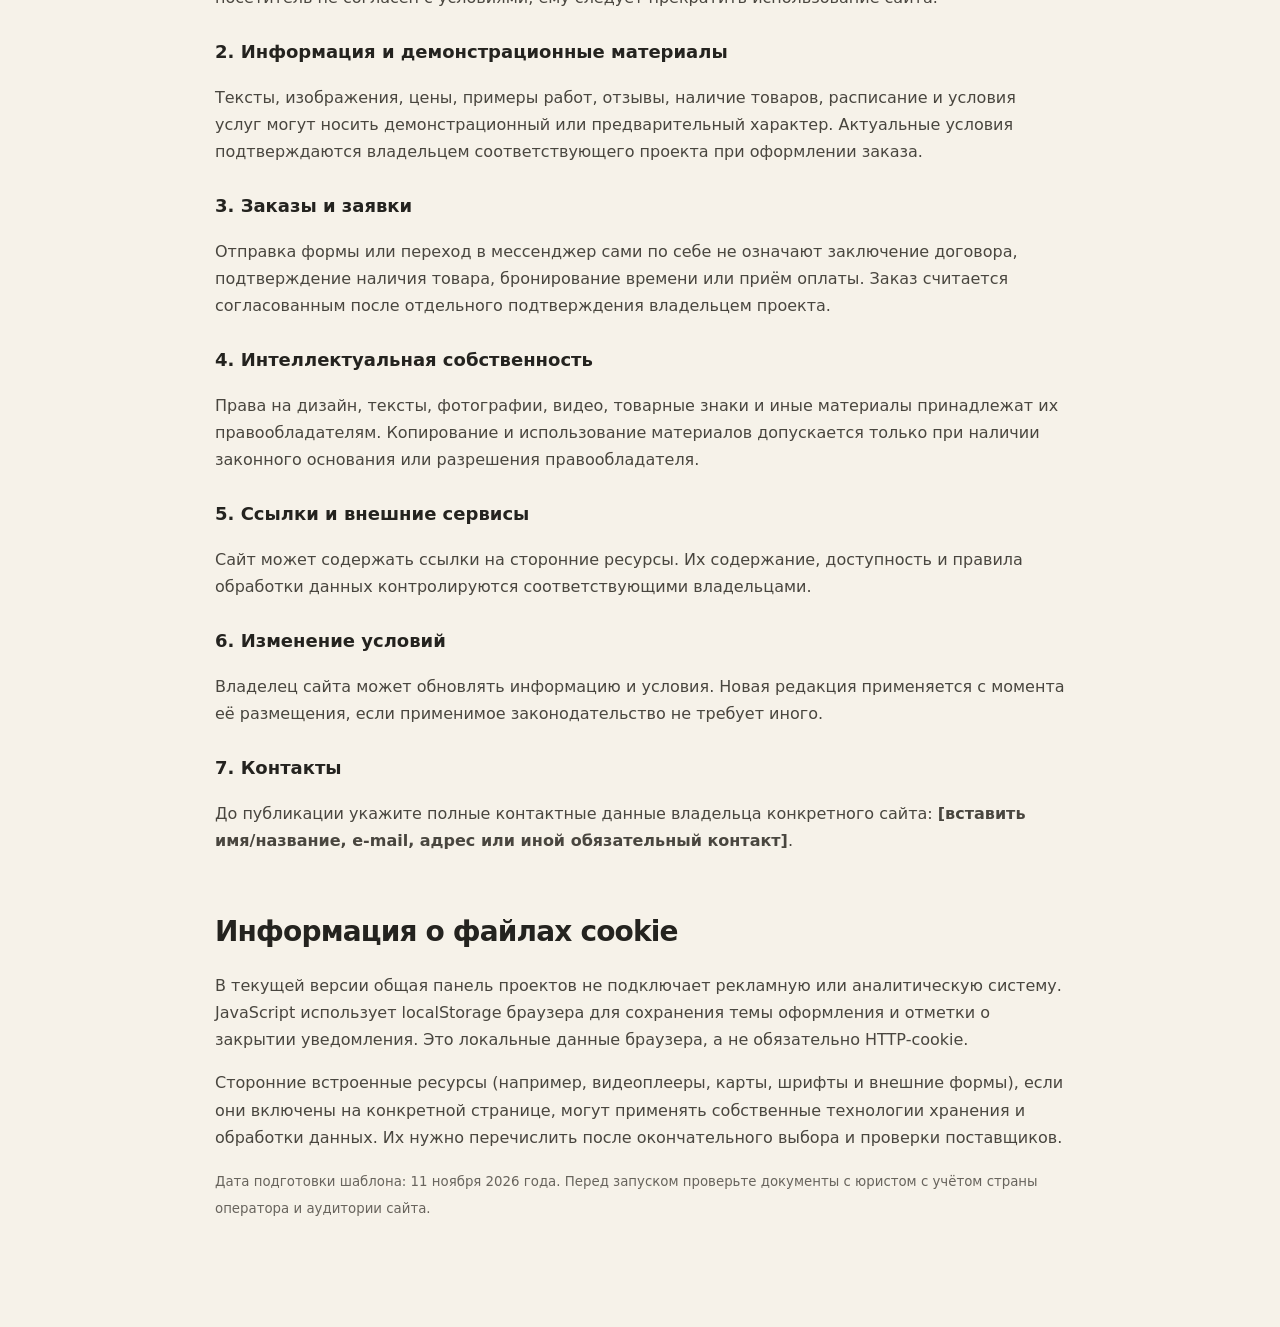
<file: legal.html>
<!doctype html>
<html lang="ru">
<head>
<meta charset="utf-8">
<meta name="viewport" content="width=device-width, initial-scale=1">
<meta name="theme-color" content="#171717">
<title>Правовая информация — DUOFORM и проекты</title>
<style>
:root{color-scheme:light;--ink:#24231f;--muted:#68645d;--paper:#f6f2e9;--accent:#a8895e}
*{box-sizing:border-box}body{margin:0;background:var(--paper);color:var(--ink);font:16px/1.7 Inter,system-ui,-apple-system,sans-serif}
main{width:min(850px,calc(100% - 40px));margin:0 auto;padding:48px 0 90px}
a{color:inherit;text-decoration-thickness:1px;text-underline-offset:3px}
.back{display:inline-block;margin-bottom:34px;color:var(--muted);font-size:14px}
h1{font-size:clamp(34px,6vw,58px);line-height:1.05;letter-spacing:-.05em;margin:0 0 14px}
h2{font-size:28px;letter-spacing:-.03em;margin:54px 0 12px}
h3{font-size:18px;margin:26px 0 8px}
p,li{color:#49463f} .note{padding:16px 18px;border:1px solid #d8cbb8;border-radius:12px;background:#eee7da;font-size:14px}
small{color:var(--muted)}
</style>
</head>
<body><main>
<a class="back" href="index.html">← На главную DUOFORM</a>
<h1>Правовая информация</h1>
<p>Документы предназначены для информирования посетителей сайтов DUOFORM и демонстрационных проектов, размещённых в этом архиве.</p>
<p class="note"><strong>Важно перед публикацией:</strong> укажите полное имя или наименование оператора, юридический адрес, рабочий e-mail, актуальные контакты, сведения о хостинге и фактических сервисах обработки данных. Сейчас эти сведения в исходных проектах не везде определены; этот шаблон не заменяет юридическую проверку и не подтверждает соответствие требованиям конкретной страны.</p>

<section id="privacy">
<h2>Политика конфиденциальности</h2>
<p><strong>Оператор персональных данных:</strong> владелец соответствующего сайта (DUOFORM либо владелец конкретного проекта). До публикации необходимо вписать полное наименование/ФИО и контактный адрес оператора.</p>
<h3>1. Какие данные могут обрабатываться</h3>
<p>В зависимости от функций конкретного сайта посетитель может добровольно сообщить имя, номер телефона, адрес электронной почты, сведения о заказе или заявке, а также текст сообщения. Браузер может хранить технические настройки интерфейса, например выбранную тему и факт закрытия уведомления о cookie.</p>
<h3>2. Цели обработки</h3>
<p>Данные используются для ответа на обращение, подготовки предложения, оформления и уточнения заказа, обратной связи и обеспечения работы функций сайта.</p>
<h3>3. Передача третьим лицам</h3>
<p>Если посетитель использует внешние каналы связи или сервисы (например, WhatsApp, Telegram, карты, почтовые формы, веб-шрифты или хостинг), обработка может осуществляться соответствующими поставщиками по их правилам. Перед публикацией нужно перечислить фактически используемые сервисы и проверить их условия.</p>
<h3>4. Сроки хранения и права пользователя</h3>
<p>Данные хранятся не дольше, чем необходимо для указанных целей, с учётом обязательных сроков хранения по применимому законодательству. По вопросам доступа, исправления или удаления данных обращайтесь к оператору по контактам, которые должны быть указаны здесь до запуска сайта.</p>
<h3>5. Защита данных</h3>
<p>Оператор принимает разумные организационные и технические меры для защиты данных. Передача через интернет не может гарантировать абсолютную безопасность.</p>
</section>

<section id="terms">
<h2>Пользовательское соглашение</h2>
<h3>1. Общие положения</h3>
<p>Используя сайт, посетитель подтверждает, что ознакомился с настоящими условиями. Если посетитель не согласен с условиями, ему следует прекратить использование сайта.</p>
<h3>2. Информация и демонстрационные материалы</h3>
<p>Тексты, изображения, цены, примеры работ, отзывы, наличие товаров, расписание и условия услуг могут носить демонстрационный или предварительный характер. Актуальные условия подтверждаются владельцем соответствующего проекта при оформлении заказа.</p>
<h3>3. Заказы и заявки</h3>
<p>Отправка формы или переход в мессенджер сами по себе не означают заключение договора, подтверждение наличия товара, бронирование времени или приём оплаты. Заказ считается согласованным после отдельного подтверждения владельцем проекта.</p>
<h3>4. Интеллектуальная собственность</h3>
<p>Права на дизайн, тексты, фотографии, видео, товарные знаки и иные материалы принадлежат их правообладателям. Копирование и использование материалов допускается только при наличии законного основания или разрешения правообладателя.</p>
<h3>5. Ссылки и внешние сервисы</h3>
<p>Сайт может содержать ссылки на сторонние ресурсы. Их содержание, доступность и правила обработки данных контролируются соответствующими владельцами.</p>
<h3>6. Изменение условий</h3>
<p>Владелец сайта может обновлять информацию и условия. Новая редакция применяется с момента её размещения, если применимое законодательство не требует иного.</p>
<h3>7. Контакты</h3>
<p>До публикации укажите полные контактные данные владельца конкретного сайта: <strong>[вставить имя/название, e-mail, адрес или иной обязательный контакт]</strong>.</p>
</section>

<section id="cookies">
<h2>Информация о файлах cookie</h2>
<p>В текущей версии общая панель проектов не подключает рекламную или аналитическую систему. JavaScript использует localStorage браузера для сохранения темы оформления и отметки о закрытии уведомления. Это локальные данные браузера, а не обязательно HTTP-cookie.</p>
<p>Сторонние встроенные ресурсы (например, видеоплееры, карты, шрифты и внешние формы), если они включены на конкретной странице, могут применять собственные технологии хранения и обработки данных. Их нужно перечислить после окончательного выбора и проверки поставщиков.</p>
</section>
<p><small>Дата подготовки шаблона: 11 ноября 2026 года. Перед запуском проверьте документы с юристом с учётом страны оператора и аудитории сайта.</small></p>
</main></body></html>
</file>
<file: cleaning/style.css>
:root {
  --bg: #eef8fc;
  --ink: #102b3b;
  --muted: #66808d;
  --lime: #72d9f2;
  --line: #cfe4ec;
  --dark: #092638;
  --blue: #168dbb;
  --ice: #dff6ff;
  --glass: rgba(255,255,255,.55);
  --glass-border: rgba(255,255,255,.35);
  --card-shadow: 0 12px 40px #14506a10;
}
[data-theme="dark"] {
  --bg: #0a1a24;
  --ink: #e8f4fa;
  --muted: #8aa8b8;
  --lime: #5ec8e8;
  --line: #1e3a4a;
  --dark: #061820;
  --blue: #3ab0d8;
  --ice: #123040;
  --glass: rgba(16,40,55,.65);
  --glass-border: rgba(90,160,190,.2);
  --card-shadow: 0 12px 40px #00000040;
}
* { box-sizing: border-box; }
html { scroll-behavior: smooth; }
body {
  margin: 0;
  background: radial-gradient(ellipse at 80% 8%, #d8f4fc 0, transparent 32%), var(--bg);
  color: var(--ink);
  font-family: Manrope, Arial, sans-serif;
  transition: background .4s, color .4s;
  cursor: none;
}
[data-theme="dark"] body {
  background: radial-gradient(ellipse at 80% 8%, #0e2a38 0, transparent 40%), var(--bg);
}
a { color: inherit; text-decoration: none; }
.hidden { display: none !important; }

/* Custom cursor */
.cursor, .cursor-follower {
  position: fixed;
  border-radius: 50%;
  pointer-events: none;
  z-index: 9999;
  transition: transform .15s ease, opacity .2s;
}
.cursor {
  width: 8px; height: 8px;
  background: var(--lime);
  box-shadow: 0 0 12px #54d9f5aa;
  transform: translate(-50%,-50%);
}
.cursor-follower {
  width: 36px; height: 36px;
  border: 1.5px solid var(--lime);
  opacity: .5;
  transform: translate(-50%,-50%);
  transition: transform .3s ease, width .2s, height .2s;
}
body:hover .cursor, body:hover .cursor-follower { opacity: 1; }

/* Global floating bubbles across the whole page */
.global-bubbles {
  position: fixed;
  inset: 0;
  pointer-events: none;
  z-index: 0;
  overflow: hidden;
}
.global-bubbles i {
  position: absolute;
  border-radius: 50%;
  background: radial-gradient(circle at 30% 28%, rgba(255,255,255,.9), rgba(90,200,235,.45) 45%, rgba(60,170,210,.15) 70%, transparent);
  border: 1.5px solid rgba(80,190,230,.45);
  box-shadow: 0 0 12px rgba(100,210,240,.35), inset 0 0 8px rgba(255,255,255,.4);
  animation: globalFloat linear infinite;
  opacity: 0;
  bottom: -60px;
}
.global-bubbles i:nth-child(1)  { width: 14px; height: 14px; left: 4%;  animation-duration: 22s; animation-delay: 0s; }
.global-bubbles i:nth-child(2)  { width: 22px; height: 22px; left: 12%; animation-duration: 28s; animation-delay: 3s; }
.global-bubbles i:nth-child(3)  { width: 10px; height: 10px; left: 22%; animation-duration: 18s; animation-delay: 7s; }
.global-bubbles i:nth-child(4)  { width: 28px; height: 28px; left: 31%; animation-duration: 32s; animation-delay: 1s; }
.global-bubbles i:nth-child(5)  { width: 16px; height: 16px; left: 42%; animation-duration: 24s; animation-delay: 5s; }
.global-bubbles i:nth-child(6)  { width: 12px; height: 12px; left: 53%; animation-duration: 20s; animation-delay: 9s; }
.global-bubbles i:nth-child(7)  { width: 24px; height: 24px; left: 61%; animation-duration: 30s; animation-delay: 2s; }
.global-bubbles i:nth-child(8)  { width: 18px; height: 18px; left: 72%; animation-duration: 26s; animation-delay: 6s; }
.global-bubbles i:nth-child(9)  { width: 11px; height: 11px; left: 81%; animation-duration: 19s; animation-delay: 4s; }
.global-bubbles i:nth-child(10) { width: 26px; height: 26px; left: 90%; animation-duration: 34s; animation-delay: 8s; }
.global-bubbles i:nth-child(11) { width: 15px; height: 15px; left: 8%;  animation-duration: 25s; animation-delay: 12s; }
.global-bubbles i:nth-child(12) { width: 20px; height: 20px; left: 27%; animation-duration: 29s; animation-delay: 15s; }
.global-bubbles i:nth-child(13) { width: 13px; height: 13px; left: 48%; animation-duration: 21s; animation-delay: 11s; }
.global-bubbles i:nth-child(14) { width: 30px; height: 30px; left: 65%; animation-duration: 36s; animation-delay: 14s; }
.global-bubbles i:nth-child(15) { width: 9px;  height: 9px;  left: 76%; animation-duration: 17s; animation-delay: 10s; }
.global-bubbles i:nth-child(16) { width: 17px; height: 17px; left: 95%; animation-duration: 27s; animation-delay: 13s; }
.global-bubbles i:nth-child(17) { width: 21px; height: 21px; left: 37%; animation-duration: 31s; animation-delay: 16s; }
.global-bubbles i:nth-child(18) { width: 14px; height: 14px; left: 55%; animation-duration: 23s; animation-delay: 18s; }

@keyframes globalFloat {
  0%   { transform: translateY(0) translateX(0) scale(1); opacity: 0; }
  8%   { opacity: 0.75; }
  50%  { opacity: 0.6; transform: translateY(-50vh) translateX(12px) scale(1.05); }
  90%  { opacity: 0.35; }
  100% { transform: translateY(-110vh) translateX(-8px) scale(1.15); opacity: 0; }
}

[data-theme="dark"] .global-bubbles i {
  background: radial-gradient(circle at 30% 28%, rgba(200,240,255,.5), rgba(100,190,220,.22) 50%, rgba(60,140,180,.08) 70%, transparent);
  border-color: rgba(120,200,230,.35);
  box-shadow: 0 0 14px rgba(80,180,220,.3), inset 0 0 6px rgba(180,230,250,.2);
}

/* Keep content above global bubbles */
.topline, .header, main, .footer, .wa-float {
  position: relative;
  z-index: 1;
}
.header { z-index: 100; }
.wa-float { z-index: 200; }


@media (max-width: 900px) {
  .cursor, .cursor-follower { display: none; }
  body { cursor: auto; }
}

/* Topline & Header */
.topline {
  height: 34px;
  background: var(--dark);
  color: #c8cec4;
  display: flex;
  justify-content: space-between;
  padding: 0 5.5%;
  align-items: center;
  font-size: 10px;
  letter-spacing: .1em;
}
.topline b { color: var(--lime); margin-left: 8px; }
.header {
  height: 86px;
  display: flex;
  align-items: center;
  padding: 0 5.5%;
  gap: 28px;
  border-bottom: 1px solid var(--line);
  position: sticky;
  top: 0;
  background: color-mix(in srgb, var(--bg) 88%, transparent);
  backdrop-filter: blur(12px);
  z-index: 100;
}
.logo {
  display: flex;
  align-items: center;
  gap: 10px;
  font: 700 17px Unbounded;
  letter-spacing: -.06em;
}
.logo-mark {
  display: grid;
  place-items: center;
  width: 38px; height: 38px;
  background: linear-gradient(135deg, #a9efff, #58c9e9);
  border-radius: 50%;
  font: 700 20px Unbounded;
  color: var(--dark);
}
.logo small {
  display: block;
  font: 700 7px Manrope;
  letter-spacing: .16em;
  margin-top: 4px;
}
.header nav {
  display: flex;
  gap: 22px;
  margin: auto;
  font-size: 12px;
  font-weight: 700;
}
.header nav a:hover, .text-link:hover { color: var(--blue); }
.head-phone { font-size: 12px; font-weight: 800; white-space: nowrap; }
.theme-toggle {
  background: none;
  border: 1px solid var(--line);
  width: 36px; height: 36px;
  border-radius: 50%;
  font-size: 16px;
  cursor: pointer;
  color: var(--ink);
  transition: .25s;
}
.theme-toggle:hover { background: var(--ice); }
.button {
  display: inline-flex;
  align-items: center;
  justify-content: space-between;
  gap: 28px;
  padding: 17px 20px;
  font-size: 11px;
  font-weight: 800;
  letter-spacing: .02em;
  transition: .25s;
  border: 0;
  cursor: pointer;
}
.button span { font-size: 18px; }
.button-dark { background: var(--dark); color: white; }
.button-dark:hover { background: #0f3a4a; }
.button-lime {
  background: linear-gradient(135deg, #9beaff, #52c5e7);
  color: var(--dark);
  box-shadow: 0 10px 30px #4fc7e733;
}
.button-lime:hover {
  background: linear-gradient(135deg, #b8f1ff, #67d3ef);
  transform: translateY(-2px);
}
.button-outline {
  background: transparent;
  border: 1.5px solid rgba(255,255,255,.35);
  color: white;
}
.button-outline:hover { background: rgba(255,255,255,.1); }
.head-cta { padding: 14px 17px; }
.menu { display: none; background: none; border: 0; font-size: 24px; color: var(--ink); }

/* Hero */
.hero {
  min-height: 660px;
  display: grid;
  grid-template-columns: 1fr 1.03fr;
  padding: 68px 5.5% 50px;
  position: relative;
  gap: 5%;
  isolation: isolate;
}
.hero-copy { padding: 48px 0 0; z-index: 1; }
.eyebrow {
  font-size: 9px;
  font-weight: 800;
  letter-spacing: .18em;
  display: flex;
  align-items: center;
  gap: 10px;
  color: var(--muted);
}
.eyebrow i {
  width: 7px; height: 7px;
  background: #28b7dc;
  border-radius: 50%;
  box-shadow: 0 0 14px #54d9f5aa;
}
.hero h1 {
  font: 700 52px/1.05 Unbounded;
  letter-spacing: -.04em;
  margin: 18px 0 20px;
}
.hero h1 em { font-style: normal; color: var(--blue); }
.hero-lead {
  font-size: 15px;
  line-height: 1.55;
  color: var(--muted);
  max-width: 420px;
  margin-bottom: 28px;
}
.hero-actions { display: flex; align-items: center; gap: 24px; margin-bottom: 36px; }
.text-link { font-size: 12px; font-weight: 700; display: inline-flex; gap: 6px; }
.hero-proof {
  display: flex;
  align-items: center;
  gap: 16px;
  font-size: 12px;
}
.hero-proof strong { display: block; font-size: 15px; }
.hero-proof small { color: var(--muted); font-size: 10px; }
.avatars { display: flex; }
.avatars b {
  width: 32px; height: 32px;
  border-radius: 50%;
  background: linear-gradient(135deg, #7ad4f0, #3aa8c8);
  color: white;
  display: grid;
  place-items: center;
  font-size: 12px;
  margin-left: -8px;
  border: 2px solid var(--bg);
}
.avatars b:first-child { margin-left: 0; }
.proof-divider { width: 1px; height: 28px; background: var(--line); }
.hero-visual {
  position: relative;
  border-radius: 24px;
  overflow: hidden;
  min-height: 520px;
  box-shadow: 0 28px 80px #167fa51c;
  border: 1px solid #b9e4f0;
}
[data-theme="dark"] .hero-visual { border-color: #1e4a5c; }
.hero-photo {
  position: absolute;
  inset: 0;
  background: linear-gradient(180deg, transparent 55%, #17211e88),
    url('https://images.unsplash.com/photo-1600607687939-ce8a6c25118c?auto=format&fit=crop&w=1400&q=85') center/cover;
  filter: saturate(.72) hue-rotate(7deg);
  transition: transform 0.6s ease-out;
}
.soap-bubbles {
  position: absolute;
  inset: 0;
  pointer-events: none;
  overflow: hidden;
}
.soap-bubbles i {
  position: absolute;
  border-radius: 50%;
  background: radial-gradient(circle at 30% 30%, rgba(255,255,255,.85), rgba(90,200,235,.4) 50%, rgba(60,170,210,.12) 70%, transparent);
  border: 1.5px solid rgba(150,220,245,.5);
  box-shadow: 0 0 10px rgba(100,210,240,.3);
  animation: float linear infinite;
  opacity: .85;
}
.soap-bubbles i:nth-child(1) { width: 18px; height: 18px; left: 12%; bottom: -20px; animation-duration: 11s; }
.soap-bubbles i:nth-child(2) { width: 28px; height: 28px; left: 28%; bottom: -30px; animation-duration: 14s; animation-delay: 1s; }
.soap-bubbles i:nth-child(3) { width: 14px; height: 14px; left: 45%; bottom: -15px; animation-duration: 9s; animation-delay: 2s; }
.soap-bubbles i:nth-child(4) { width: 36px; height: 36px; left: 60%; bottom: -40px; animation-duration: 16s; animation-delay: .5s; }
.soap-bubbles i:nth-child(5) { width: 22px; height: 22px; left: 75%; bottom: -25px; animation-duration: 12s; animation-delay: 3s; }
.soap-bubbles i:nth-child(6) { width: 16px; height: 16px; left: 85%; bottom: -18px; animation-duration: 10s; animation-delay: 1.5s; }
.soap-bubbles i:nth-child(7) { width: 24px; height: 24px; left: 18%; bottom: -28px; animation-duration: 13s; animation-delay: 4s; }
.soap-bubbles i:nth-child(8) { width: 12px; height: 12px; left: 38%; bottom: -12px; animation-duration: 8s; animation-delay: 2.5s; }
.soap-bubbles i:nth-child(9) { width: 30px; height: 30px; left: 52%; bottom: -35px; animation-duration: 15s; animation-delay: .8s; }
.soap-bubbles i:nth-child(10) { width: 20px; height: 20px; left: 68%; bottom: -22px; animation-duration: 11s; animation-delay: 3.5s; }
.soap-bubbles i:nth-child(11) { width: 15px; height: 15px; left: 8%; bottom: -16px; animation-duration: 9.5s; animation-delay: 5s; }
.soap-bubbles i:nth-child(12) { width: 26px; height: 26px; left: 90%; bottom: -30px; animation-duration: 14s; animation-delay: 2s; }
.soap-bubbles i:nth-child(13) { width: 18px; height: 18px; left: 33%; bottom: -20px; animation-duration: 12s; animation-delay: 6s; }
.soap-bubbles i:nth-child(14) { width: 22px; height: 22px; left: 78%; bottom: -24px; animation-duration: 10.5s; animation-delay: 1s; }
@keyframes float {
  0% { transform: translateY(0) scale(1); opacity: 0; }
  10% { opacity: .7; }
  90% { opacity: .5; }
  100% { transform: translateY(-110vh) scale(1.2); opacity: 0; }
}
.photo-tag {
  position: absolute;
  top: 20px; left: 20px;
  background: rgba(9,38,56,.75);
  color: white;
  font-size: 10px;
  font-weight: 700;
  letter-spacing: .08em;
  padding: 8px 12px;
  border-radius: 20px;
  display: flex;
  align-items: center;
  gap: 8px;
  backdrop-filter: blur(8px);
}
.tag-dot {
  width: 6px; height: 6px;
  background: #28b7dc;
  border-radius: 50%;
  box-shadow: 0 0 10px #54d9f5;
}
.round-stamp {
  position: absolute;
  bottom: 70px; right: 24px;
  width: 90px; height: 90px;
  border-radius: 50%;
  background: linear-gradient(135deg, #a9efff, #58c9e9);
  display: grid;
  place-items: center;
  font-size: 8px;
  font-weight: 800;
  text-align: center;
  color: var(--dark);
  animation: spin 20s linear infinite;
}
.round-stamp strong { font-size: 18px; display: block; margin-top: 2px; }
@keyframes spin { to { transform: rotate(360deg); } }
.hero-caption {
  position: absolute;
  bottom: 18px; left: 20px; right: 20px;
  display: flex;
  justify-content: space-between;
  font-size: 11px;
  color: white;
  text-shadow: 0 1px 4px #0008;
}
.hero-vertical {
  position: absolute;
  right: 1.5%;
  top: 50%;
  transform: translateY(-50%) rotate(90deg);
  transform-origin: center;
  font-size: 10px;
  font-weight: 800;
  letter-spacing: .25em;
  color: var(--muted);
  white-space: nowrap;
}

/* Ticker */
.ticker {
  overflow: hidden;
  background: linear-gradient(135deg, #a9efff, #58c9e9);
  color: var(--dark);
  font: 700 13px Unbounded;
  letter-spacing: .06em;
  padding: 14px 0;
  white-space: nowrap;
}
.ticker div { display: inline-block; animation: marquee 28s linear infinite; }
.ticker b { margin: 0 18px; opacity: .6; }
@keyframes marquee {
  from { transform: translateX(0); }
  to { transform: translateX(-50%); }
}

/* Sections common */
.section { padding: 90px 5.5%; position: relative; }
.section-head {
  display: flex;
  justify-content: space-between;
  align-items: flex-end;
  gap: 40px;
  margin-bottom: 48px;
}
.section-head h2 {
  font: 700 36px/1.1 Unbounded;
  letter-spacing: -.03em;
  margin: 12px 0 0;
}
.section-head h2 em { font-style: normal; color: var(--blue); }
.section-head > p {
  max-width: 320px;
  font-size: 14px;
  color: var(--muted);
  line-height: 1.5;
  margin: 0;
}

/* Glass */
.glass {
  background: var(--glass);
  backdrop-filter: blur(16px);
  border: 1px solid var(--glass-border);
  box-shadow: var(--card-shadow);
}

/* Services */
.services { overflow: hidden; }
.bubble-wash {
  position: absolute;
  width: 400px; height: 400px;
  border-radius: 50%;
  background: radial-gradient(circle, #b8eaf855, transparent 70%);
  top: -100px; right: -80px;
  pointer-events: none;
}
.service-grid {
  display: grid;
  grid-template-columns: 1.2fr 1fr 1fr;
  grid-template-rows: 1fr 1fr;
  gap: 16px;
}
.service-main { grid-row: span 2; }
.service-card {
  background: #e1f1f6;
  border-radius: 20px;
  overflow: hidden;
  border: 1px solid #c9e5ed;
  box-shadow: 0 12px 35px #14506a08;
  transition: transform .45s, box-shadow .45s;
  display: flex;
  flex-direction: column;
  min-height: 280px;
}
[data-theme="dark"] .service-card {
  background: #0f2835;
  border-color: #1e4a5c;
}
.service-card:hover {
  transform: translateY(-7px);
  box-shadow: 0 24px 50px #14506a16;
}
.service-img {
  height: 160px;
  background-size: cover;
  background-position: center;
  filter: saturate(.75);
  transition: transform .5s;
}
.service-card:hover .service-img { transform: scale(1.04); }
.service-main .service-img { height: 400px; }
.sofa { background-image: url('https://images.unsplash.com/photo-1555041469-a586c61ea9bc?auto=format&fit=crop&w=900&q=80'); }
.mattress { background-image: url('https://images.unsplash.com/photo-1631049307264-da0ec9d70304?auto=format&fit=crop&w=800&q=80'); }
.carpet { background-image: url('https://images.unsplash.com/photo-1600210492486-724fe5c67fb0?auto=format&fit=crop&w=800&q=80'); }
.car { background-image: url('https://images.unsplash.com/photo-1503376780353-7e6692767b70?auto=format&fit=crop&w=800&q=80'); }
.service-content { padding: 24px; flex: 1; display: flex; flex-direction: column; }
.service-content span { font-size: 10px; font-weight: 800; letter-spacing: .1em; color: var(--muted); }
.service-content h3 {
  font: 700 22px/1.15 Unbounded;
  margin: 10px 0 12px;
  letter-spacing: -.02em;
}
.service-content p { font-size: 13px; color: var(--muted); line-height: 1.45; flex: 1; }
.service-bottom {
  display: flex;
  justify-content: space-between;
  align-items: center;
  margin-top: 16px;
}
.service-bottom b { font-size: 14px; }
.service-bottom a {
  width: 36px; height: 36px;
  border-radius: 50%;
  background: linear-gradient(135deg, #a9efff, #58c9e9);
  display: grid;
  place-items: center;
  font-size: 16px;
  color: var(--dark);
  transition: transform .25s;
}
.service-card:hover .service-bottom a { transform: rotate(-20deg) scale(1.1); }

/* Calculator */
.calc-card {
  display: grid;
  grid-template-columns: 1.4fr 1fr;
  gap: 0;
  border-radius: 24px;
  overflow: hidden;
}
.calc-fields {
  padding: 36px 40px;
  display: grid;
  gap: 20px;
}
.calc-fields label { display: flex; flex-direction: column; gap: 8px; }
.calc-fields span { font-size: 11px; font-weight: 700; letter-spacing: .06em; color: var(--muted); }
.calc-fields select, .calc-fields input {
  padding: 14px 16px;
  border: 1px solid var(--line);
  border-radius: 12px;
  background: var(--bg);
  color: var(--ink);
  font: 600 14px Manrope;
  outline: none;
  transition: border .2s;
}
.calc-fields select:focus, .calc-fields input:focus { border-color: var(--blue); }
.calc-result {
  background: linear-gradient(145deg, #0c2e3e, #124a60);
  color: white;
  padding: 40px 36px;
  display: flex;
  flex-direction: column;
  justify-content: center;
  gap: 18px;
}
.calc-price small { font-size: 11px; opacity: .7; letter-spacing: .08em; }
.calc-price strong {
  display: block;
  font: 700 42px Unbounded;
  margin-top: 6px;
  letter-spacing: -.03em;
}
.calc-note { font-size: 11px; opacity: .6; margin: 0; line-height: 1.4; }
.calc-result .button-lime { justify-content: center; }

/* Before/After */
.ba-grid {
  display: grid;
  grid-template-columns: repeat(3, 1fr);
  gap: 20px;
}
.ba-item p {
  margin: 14px 0 0;
  font-size: 13px;
  font-weight: 600;
  color: var(--muted);
}
.ba-slider {
  position: relative;
  height: 340px;
  border-radius: 18px;
  overflow: hidden;
  cursor: ew-resize;
  user-select: none;
  border: 1px solid var(--line);
}
.ba-before, .ba-after {
  position: absolute;
  inset: 0;
  background-size: cover;
  background-position: center;
  background-repeat: no-repeat;
}
.ba-after {
  clip-path: inset(0 50% 0 0);
}

.ba-handle {
  position: absolute;
  top: 0; bottom: 0;
  left: 50%;
  width: 3px;
  background: white;
  transform: translateX(-50%);
  z-index: 2;
  box-shadow: 0 0 12px #0005;
}
.ba-handle span {
  position: absolute;
  top: 50%;
  left: 50%;
  transform: translate(-50%,-50%);
  width: 40px; height: 40px;
  border-radius: 50%;
  background: white;
  box-shadow: 0 4px 16px #0003;
  display: grid;
  place-items: center;
}
.ba-handle span::before,
.ba-handle span::after {
  content: '';
  position: absolute;
  width: 0; height: 0;
  border-style: solid;
}
.ba-handle span::before {
  border-width: 5px 7px 5px 0;
  border-color: transparent #102b3b transparent transparent;
  left: 10px;
}
.ba-handle span::after {
  border-width: 5px 0 5px 7px;
  border-color: transparent transparent transparent #102b3b;
  right: 10px;
}
.ba-labels {
  position: absolute;
  top: 12px; left: 12px; right: 12px;
  display: flex;
  justify-content: space-between;
  z-index: 3;
  pointer-events: none;
}
.ba-labels span {
  background: rgba(9,38,56,.7);
  color: white;
  font-size: 10px;
  font-weight: 800;
  letter-spacing: .1em;
  padding: 5px 10px;
  border-radius: 6px;
  backdrop-filter: blur(6px);
}

/* Why us */
.why-grid {
  display: grid;
  grid-template-columns: repeat(4, 1fr);
  gap: 16px;
}
.why-card {
  border-radius: 20px;
  padding: 28px 24px;
  transition: transform .35s;
}
.why-card:hover { transform: translateY(-5px); }
.why-icon {
  font-size: 28px;
  color: var(--blue);
  margin-bottom: 16px;
}
.why-card h3 {
  font: 700 16px Unbounded;
  margin: 0 0 10px;
  letter-spacing: -.02em;
}
.why-card p {
  font-size: 13px;
  color: var(--muted);
  line-height: 1.5;
  margin: 0;
}

/* Manifesto */
.manifesto {
  display: grid;
  grid-template-columns: 1fr 1fr;
  background: linear-gradient(135deg, #092638, #10445c);
  color: white;
  min-height: 560px;
}
.manifesto-image {
  position: relative;
  background: linear-gradient(0deg, #17211e55, #17211e11),
    url('https://images.unsplash.com/photo-1600607687920-4e2a09cf159d?auto=format&fit=crop&w=1200&q=85') center/cover;
}
.image-note {
  position: absolute;
  bottom: 28px; left: 28px;
  font: 700 11px Unbounded;
  letter-spacing: .12em;
  background: rgba(0,0,0,.45);
  padding: 10px 14px;
  border-radius: 8px;
  backdrop-filter: blur(6px);
}
.manifesto-copy { padding: 80px 10%; display: flex; flex-direction: column; justify-content: center; }
.manifesto-copy .eyebrow { color: #7cdef4; }
.manifesto-copy .eyebrow i { background: #7cdef4; box-shadow: 0 0 12px #7cdef4aa; }
.manifesto-copy h2 {
  font: 700 36px/1.1 Unbounded;
  margin: 14px 0 18px;
  letter-spacing: -.03em;
}
.manifesto-copy h2 em { font-style: normal; color: #7cdef4; }
.manifesto-copy > p {
  font-size: 15px;
  line-height: 1.55;
  opacity: .85;
  max-width: 400px;
  margin-bottom: 32px;
}
.stats {
  display: flex;
  gap: 36px;
  margin-bottom: 32px;
}
.stats strong {
  font: 700 32px Unbounded;
  color: #7cdef4;
  display: block;
}
.stats strong span { font-size: 18px; }
.stats small { font-size: 11px; opacity: .7; }

/* Process */
.steps {
  display: grid;
  grid-template-columns: repeat(4, 1fr);
  gap: 0;
}
.step {
  padding: 28px 24px;
  border-right: 1px solid var(--line);
  position: relative;
}
.step:last-child { border-right: 0; }
.step > span {
  font: 700 11px Unbounded;
  color: var(--muted);
  letter-spacing: .1em;
}
.step-icon {
  font-size: 28px;
  color: #28afd3;
  margin: 16px 0 12px;
}
.step h3 {
  font: 700 18px Unbounded;
  margin: 0 0 10px;
  letter-spacing: -.02em;
}
.step p {
  font-size: 13px;
  color: var(--muted);
  line-height: 1.45;
  margin: 0;
}

/* Fabrics */
.fabric-tags {
  display: flex;
  flex-wrap: wrap;
  gap: 10px;
}
.fabric-tags span {
  padding: 10px 18px;
  border-radius: 30px;
  border: 1px solid var(--line);
  font-size: 13px;
  font-weight: 600;
  transition: .25s;
  background: var(--glass);
}
.fabric-tags span:hover {
  background: var(--lime);
  color: var(--dark);
  border-color: transparent;
}

/* Guarantee */
.guarantee {
  padding: 40px 5.5% 20px;
}
.guarantee-inner {
  border-radius: 24px;
  padding: 40px 48px;
  display: flex;
  align-items: center;
  gap: 36px;
}
.guarantee-badge {
  width: 90px; height: 90px;
  border-radius: 50%;
  background: linear-gradient(135deg, #9beaff, #52c5e7);
  color: var(--dark);
  display: grid;
  place-items: center;
  font: 700 22px Unbounded;
  flex-shrink: 0;
}
.guarantee-inner h2 {
  font: 700 22px Unbounded;
  margin: 0 0 10px;
  letter-spacing: -.02em;
}
.guarantee-inner p {
  margin: 0;
  font-size: 14px;
  color: var(--muted);
  line-height: 1.5;
  max-width: 560px;
}

/* Booking */
.booking {
  position: relative;
  overflow: hidden;
  background: linear-gradient(120deg, #dff5fb, #c8eaf5 55%, #e8f9fc);
  display: grid;
  grid-template-columns: 1fr 1fr;
  gap: 6%;
  padding: 90px 5.5%;
}
[data-theme="dark"] .booking {
  background: linear-gradient(120deg, #0c2430, #0f3040 55%, #0a1e28);
}
.booking > * { position: relative; z-index: 1; }
.booking-bubbles {
  position: absolute;
  inset: 0;
  overflow: hidden;
  pointer-events: none;
  z-index: 0 !important;
}
.booking-bubbles i {
  position: absolute;
  border-radius: 50%;
  background: radial-gradient(circle at 30% 30%, rgba(255,255,255,.5), rgba(100,200,230,.1));
  border: 1px solid rgba(255,255,255,.25);
  animation: float linear infinite;
}
.booking-bubbles i:nth-child(1) { width: 40px; height: 40px; left: 5%; bottom: -40px; animation-duration: 18s; }
.booking-bubbles i:nth-child(2) { width: 24px; height: 24px; left: 20%; bottom: -30px; animation-duration: 14s; animation-delay: 2s; }
.booking-bubbles i:nth-child(3) { width: 50px; height: 50px; left: 40%; bottom: -50px; animation-duration: 22s; animation-delay: 1s; }
.booking-bubbles i:nth-child(4) { width: 18px; height: 18px; left: 60%; bottom: -20px; animation-duration: 12s; animation-delay: 3s; }
.booking-bubbles i:nth-child(5) { width: 32px; height: 32px; left: 75%; bottom: -35px; animation-duration: 16s; animation-delay: .5s; }
.booking-bubbles i:nth-child(6) { width: 22px; height: 22px; left: 88%; bottom: -25px; animation-duration: 13s; animation-delay: 4s; }
.booking-bubbles i:nth-child(7) { width: 28px; height: 28px; left: 30%; bottom: -32px; animation-duration: 15s; animation-delay: 2.5s; }
.booking-bubbles i:nth-child(8) { width: 16px; height: 16px; left: 55%; bottom: -18px; animation-duration: 11s; animation-delay: 5s; }
.booking-copy h2 {
  font: 700 38px/1.1 Unbounded;
  margin: 14px 0 16px;
  letter-spacing: -.03em;
}
.booking-copy h2 em { font-style: normal; color: var(--blue); }
.booking-copy > p {
  font-size: 15px;
  color: var(--muted);
  line-height: 1.55;
  max-width: 380px;
  margin-bottom: 28px;
}
.booking-contact span {
  display: block;
  font-size: 10px;
  font-weight: 800;
  letter-spacing: .12em;
  color: var(--muted);
  margin-bottom: 6px;
}
.booking-contact a { font-size: 18px; font-weight: 800; }
.booking-form {
  border-radius: 24px;
  padding: 32px;
  display: flex;
  flex-direction: column;
  gap: 16px;
}
.booking-form label {
  display: flex;
  flex-direction: column;
  gap: 6px;
  font-size: 11px;
  font-weight: 700;
  letter-spacing: .04em;
  color: var(--muted);
}
.booking-form input,
.booking-form select,
.booking-form textarea {
  padding: 13px 14px;
  border: 1px solid var(--line);
  border-radius: 12px;
  background: var(--bg);
  color: var(--ink);
  font: 500 14px Manrope;
  outline: none;
  transition: border .2s;
  width: 100%;
}
.booking-form input:focus,
.booking-form select:focus,
.booking-form textarea:focus { border-color: var(--blue); }
.file-drop {
  position: relative;
  border: 1.5px dashed var(--line);
  border-radius: 12px;
  padding: 20px;
  text-align: center;
  transition: .25s;
  background: var(--bg);
}
.file-drop:hover, .file-drop.dragover {
  border-color: var(--blue);
  background: color-mix(in srgb, var(--ice) 50%, transparent);
}
.file-drop input {
  position: absolute;
  inset: 0;
  opacity: 0;
  cursor: pointer;
  padding: 0;
  border: 0;
}
.file-text { font-size: 13px; color: var(--muted); pointer-events: none; }
.file-preview {
  display: flex;
  flex-wrap: wrap;
  gap: 8px;
  margin-top: 10px;
  justify-content: center;
}
.file-preview img {
  width: 56px; height: 56px;
  object-fit: cover;
  border-radius: 8px;
  border: 1px solid var(--line);
}
.booking-form .button { width: 100%; justify-content: center; margin-top: 4px; }
.booking-form small {
  font-size: 10px;
  color: var(--muted);
  text-align: center;
}
.form-result {
  font-size: 13px;
  text-align: center;
  min-height: 20px;
  margin: 0;
  color: var(--blue);
  font-weight: 600;
}

/* FAQ */
.faq-list { max-width: 780px; }
.faq-item {
  border-bottom: 1px solid var(--line);
  padding: 0;
}
.faq-item summary {
  padding: 22px 0;
  font: 700 16px Manrope;
  cursor: pointer;
  list-style: none;
  display: flex;
  justify-content: space-between;
  align-items: center;
  gap: 16px;
  transition: color .2s;
}
.faq-item summary::-webkit-details-marker { display: none; }
.faq-item summary::after {
  content: '+';
  font-size: 22px;
  font-weight: 400;
  color: var(--blue);
  transition: transform .3s;
}
.faq-item[open] summary::after { transform: rotate(45deg); }
.faq-item summary:hover { color: var(--blue); }
.faq-item p {
  margin: 0 0 22px;
  font-size: 14px;
  color: var(--muted);
  line-height: 1.6;
  max-width: 640px;
}

/* Zone / Map */
.zone-card {
  display: grid;
  grid-template-columns: 1.1fr 1fr;
  border-radius: 24px;
  overflow: hidden;
}
.zone-map {
  min-height: 320px;
  background: linear-gradient(145deg, #0e2a38, #163d50);
  position: relative;
  display: grid;
  place-items: center;
}
.zone-pin {
  width: 18px; height: 18px;
  background: var(--lime);
  border-radius: 50%;
  box-shadow: 0 0 0 8px rgba(114,217,242,.25), 0 0 30px #72d9f2;
  z-index: 2;
  animation: pulse 2.5s ease infinite;
}
@keyframes pulse {
  0%, 100% { box-shadow: 0 0 0 8px rgba(114,217,242,.25), 0 0 30px #72d9f2; }
  50% { box-shadow: 0 0 0 16px rgba(114,217,242,.1), 0 0 40px #72d9f2; }
}
.zone-rings {
  position: absolute;
  inset: 0;
  display: grid;
  place-items: center;
}
.zone-rings i {
  position: absolute;
  border: 1px solid rgba(114,217,242,.2);
  border-radius: 50%;
}
.zone-rings i:nth-child(1) { width: 120px; height: 120px; }
.zone-rings i:nth-child(2) { width: 200px; height: 200px; }
.zone-rings i:nth-child(3) { width: 280px; height: 280px; }
.zone-label {
  position: absolute;
  bottom: 24px;
  font: 700 12px Unbounded;
  letter-spacing: .1em;
  color: #7cdef4;
}
.zone-info { padding: 40px 36px; }
.zone-info h3 {
  font: 700 20px Unbounded;
  margin: 0 0 18px;
  letter-spacing: -.02em;
}
.zone-info ul {
  list-style: none;
  padding: 0;
  margin: 0 0 20px;
}
.zone-info li {
  padding: 8px 0;
  font-size: 14px;
  border-bottom: 1px solid var(--line);
  position: relative;
  padding-left: 18px;
}
.zone-info li::before {
  content: '●';
  position: absolute;
  left: 0;
  color: var(--blue);
  font-size: 8px;
  top: 12px;
}
.zone-note {
  font-size: 13px;
  color: var(--muted);
  line-height: 1.5;
  margin: 0;
}

/* Reviews */
.review-score {
  font-size: 14px;
  letter-spacing: .05em;
}
.review-score b { margin-left: 8px; }
.review-grid {
  display: grid;
  grid-template-columns: repeat(3, 1fr);
  gap: 18px;
}
.review-grid blockquote {
  margin: 0;
  padding: 28px 24px;
  background: var(--glass);
  border: 1px solid var(--glass-border);
  border-radius: 18px;
  font-size: 14px;
  line-height: 1.55;
  box-shadow: var(--card-shadow);
}
.review-grid footer {
  margin-top: 18px;
  font-size: 11px;
  font-weight: 800;
  letter-spacing: .06em;
  color: var(--muted);
}

/* Footer */
.footer {
  display: flex;
  align-items: center;
  gap: 28px;
  padding: 36px 5.5%;
  border-top: 1px solid var(--line);
  font-size: 12px;
}
.footer .logo { margin-right: auto; }
.footer small { color: var(--muted); }

/* WhatsApp float */
.wa-float {
  position: fixed;
  bottom: 28px;
  right: 28px;
  width: 58px; height: 58px;
  border-radius: 50%;
  background: #25d366;
  color: white;
  display: grid;
  place-items: center;
  box-shadow: 0 8px 28px #25d36655;
  z-index: 200;
  transition: transform .25s, box-shadow .25s;
  animation: wa-pulse 2.5s ease infinite;
}
.wa-float:hover {
  transform: scale(1.08);
  box-shadow: 0 12px 36px #25d36666;
}
@keyframes wa-pulse {
  0%, 100% { box-shadow: 0 8px 28px #25d36655; }
  50% { box-shadow: 0 8px 28px #25d36688, 0 0 0 12px #25d36622; }
}

/* Reveal animation helper */
.reveal-ready {
  opacity: 0;
  transform: translateY(18px);
  transition: opacity .7s ease, transform .7s ease;
}
.reveal-ready.visible {
  opacity: 1 !important;
  transform: translateY(0) !important;
}

/* Responsive */
@media (max-width: 1100px) {
  .service-grid { grid-template-columns: 1fr 1fr; }
  .service-main { grid-row: span 1; }
  .service-main .service-img { height: 220px; }
  .why-grid { grid-template-columns: 1fr 1fr; }
  .ba-grid { grid-template-columns: 1fr 1fr; }
  .ba-grid .ba-item:last-child { grid-column: span 2; max-width: 50%; margin: 0 auto; }
}
@media (max-width: 900px) {
  .header { gap: 14px; }
  .header nav { gap: 12px; font-size: 11px; }
  .head-phone { display: none; }
  .hero { padding-top: 35px; gap: 3%; }
  .hero-visual { min-height: 420px; }
  .calc-card { grid-template-columns: 1fr; }
  .steps { grid-template-columns: 1fr 1fr; }
  .step:nth-child(2) { border-right: 0; }
  .manifesto-copy { padding: 60px 8%; }
  .booking { padding: 70px 6%; gap: 5%; }
  .zone-card { grid-template-columns: 1fr; }
  .hero h1 { font-size: 40px; }
}
@media (max-width: 650px) {
  body { cursor: auto; }
  .topline { padding: 0 5%; font-size: 8px; }
  .header {
    height: 70px;
    padding: 0 5%;
    justify-content: space-between;
  }
  .header nav {
    display: none;
    position: absolute;
    top: 104px; left: 0; right: 0;
    background: var(--bg);
    z-index: 10;
    padding: 24px;
    flex-direction: column;
    border-bottom: 1px solid var(--line);
  }
  .header nav.open { display: flex; }
  .menu { display: block; }
  .head-cta { display: none; }
  .theme-toggle { margin-left: auto; }
  .hero {
    display: flex;
    flex-direction: column;
    padding: 38px 5% 45px;
  }
  .hero-copy { padding: 0; }
  .hero-visual { min-height: 360px; margin-top: 32px; }
  .hero-vertical { display: none; }
  .hero h1 { font-size: 32px; }
  .section { padding: 70px 5%; }
  .section-head { display: block; margin-bottom: 32px; }
  .section-head > p { margin-top: 16px; }
  .service-grid { grid-template-columns: 1fr 1fr; gap: 10px; }
  .service-card, .service-main { min-height: 300px; }
  .service-img, .service-main .service-img { height: 140px; }
  .service-content { padding: 14px; }
  .service-content h3 { font-size: 16px; }
  .service-content p { font-size: 11px; }
  .ba-grid { grid-template-columns: 1fr; }
  .ba-grid .ba-item:last-child { max-width: 100%; }
  .ba-slider { height: 240px; }
  .why-grid { grid-template-columns: 1fr; }
  .manifesto { grid-template-columns: 1fr; }
  .manifesto-image { min-height: 280px; }
  .manifesto-copy { padding: 50px 7%; }
  .stats { gap: 20px; }
  .stats strong { font-size: 26px; }
  .steps { grid-template-columns: 1fr 1fr; row-gap: 20px; }
  .booking { grid-template-columns: 1fr; padding: 60px 5%; gap: 30px; }
  .booking-form { padding: 24px; }
  .review-grid { grid-template-columns: 1fr; }
  .footer { flex-wrap: wrap; padding: 28px 5%; }
  .footer > span { display: none; }
  .footer > small { width: 100%; }
  .guarantee-inner { flex-direction: column; text-align: center; padding: 32px 24px; }
  .wa-float { bottom: 20px; right: 20px; width: 52px; height: 52px; }
}


/* Required legal consent control */
.legal-consent{display:flex;align-items:flex-start;gap:9px;font-size:12px;line-height:1.5;opacity:.9;margin:12px 0}
.legal-consent input{flex:0 0 auto;margin-top:3px;accent-color:currentColor}
.legal-consent a{text-decoration:underline;text-underline-offset:3px}

/* Refined SVG ornaments */
.sparkle-mark{display:inline-flex;align-items:center;justify-content:center;line-height:1}.sparkle-icon{display:block;width:1em;height:1em;fill:currentColor}.step-icon .sparkle-icon{width:28px;height:28px}
</file>
